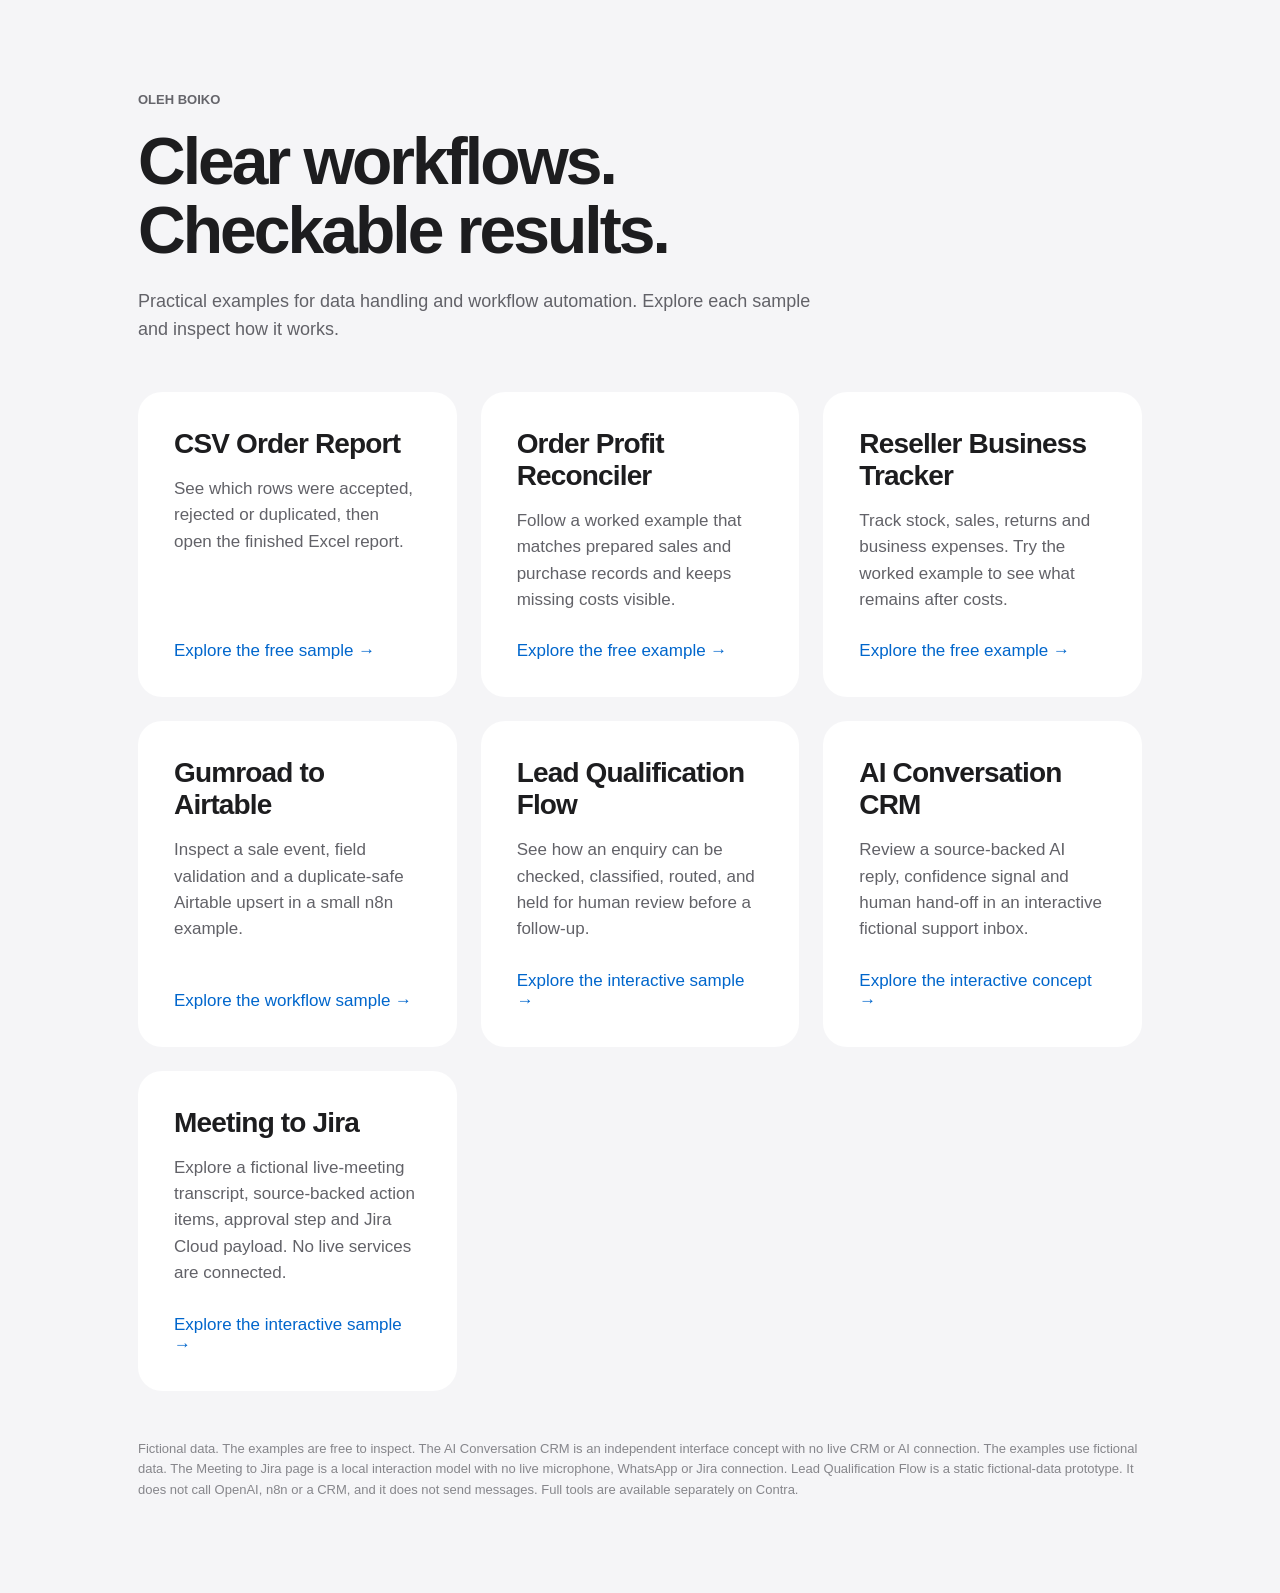
<file: index.html>
<!doctype html>
<html lang="en">
<head>
  <meta charset="utf-8">
  <meta name="viewport" content="width=device-width,initial-scale=1">
  <meta name="description" content="Free, downloadable examples of data handling, lead qualification and workflow automation by Oleh Boiko.">
  <title>Automation examples · Oleh Boiko</title>
  <style>
    *{box-sizing:border-box}body{margin:0;color:#1d1d1f;background:#f5f5f7;font-family:Arial,Helvetica,sans-serif;-webkit-font-smoothing:antialiased}main{max-width:1060px;margin:auto;padding:92px 28px}header{max-width:700px;margin-bottom:48px}.eyebrow{font-size:13px;color:#65656b;font-weight:600;margin-bottom:20px}h1{font-size:clamp(40px,7vw,66px);letter-spacing:-.045em;line-height:1.04;margin:0 0 24px}p{color:#626268;font-size:18px;line-height:1.55;margin:0}.grid{display:grid;grid-template-columns:repeat(auto-fit,minmax(240px,1fr));gap:24px}.card{background:white;border-radius:24px;padding:36px;display:flex;flex-direction:column;align-items:flex-start}.card h2{font-size:28px;letter-spacing:-.03em;margin:0 0 16px}.card p{font-size:17px;margin-bottom:28px}.card a{color:#0066cc;text-decoration:none;font-size:17px;margin-top:auto}.card a:hover{text-decoration:underline}footer{font-size:13px;color:#86868b;margin-top:48px;line-height:1.6}@media(max-width:660px){main{padding:64px 22px}.grid{grid-template-columns:1fr}.card{padding:28px}}
  </style>
</head>
<body><main>
  <header><div class="eyebrow">OLEH BOIKO</div><h1>Clear workflows.<br>Checkable results.</h1><p>Practical examples for data handling and workflow automation. Explore each sample and inspect how it works.</p></header>
  <section class="grid" aria-label="Free examples">
    <article class="card"><h2>CSV Order Report</h2><p>See which rows were accepted, rejected or duplicated, then open the finished Excel report.</p><a href="csv-order-report/">Explore the free sample &rarr;</a></article>
    <article class="card"><h2>Order Profit Reconciler</h2><p>Follow a worked example that matches prepared sales and purchase records and keeps missing costs visible.</p><a href="order-profit/">Explore the free example &rarr;</a></article>
    <article class="card"><h2>Reseller Business Tracker</h2><p>Track stock, sales, returns and business expenses. Try the worked example to see what remains after costs.</p><a href="reseller-business-tracker/">Explore the free example &rarr;</a></article>
    <article class="card"><h2>Gumroad to Airtable</h2><p>Inspect a sale event, field validation and a duplicate-safe Airtable upsert in a small n8n example.</p><a href="gumroad-airtable/">Explore the workflow sample &rarr;</a></article>
    <article class="card"><h2>Lead Qualification Flow</h2><p>See how an enquiry can be checked, classified, routed, and held for human review before a follow-up.</p><a href="lead-qualification/">Explore the interactive sample &rarr;</a></article>
    <article class="card"><h2>AI Conversation CRM</h2><p>Review a source-backed AI reply, confidence signal and human hand-off in an interactive fictional support inbox.</p><a href="ai-conversation-crm/">Explore the interactive concept &rarr;</a></article>
    <article class="card"><h2>Meeting to Jira</h2><p>Explore a fictional live-meeting transcript, source-backed action items, approval step and Jira Cloud payload. No live services are connected.</p><a href="jira-meeting-assistant/">Explore the interactive sample &rarr;</a></article>
  </section>
  <footer>Fictional data. The examples are free to inspect. The AI Conversation CRM is an independent interface concept with no live CRM or AI connection. The examples use fictional data. The Meeting to Jira page is a local interaction model with no live microphone, WhatsApp or Jira connection. Lead Qualification Flow is a static fictional-data prototype. It does not call OpenAI, n8n or a CRM, and it does not send messages. Full tools are available separately on Contra.</footer>
</main></body>
</html>
</file>
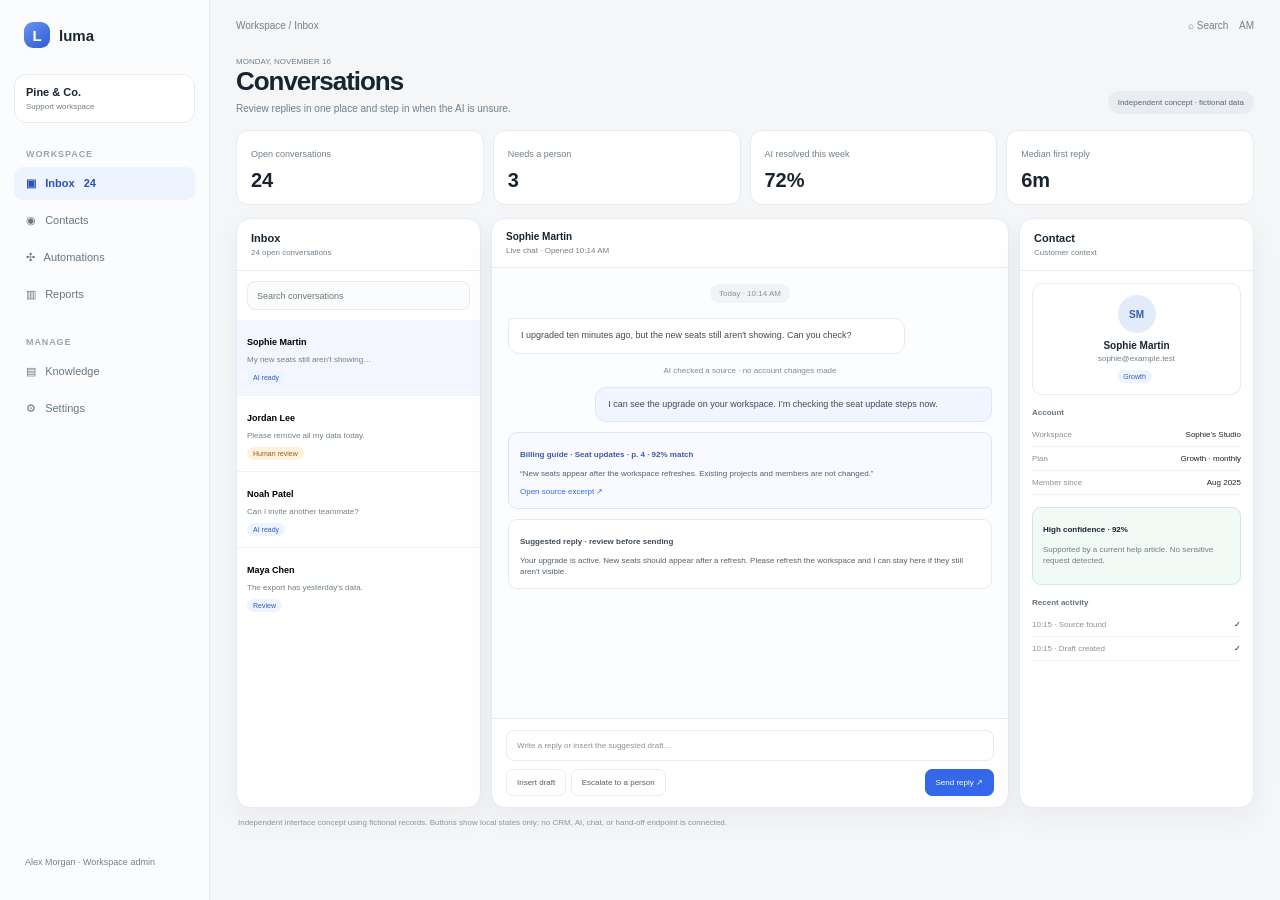
<file: ai-conversation-crm/index.html>
<!doctype html>
<html lang="en"><head><meta charset="utf-8"><meta name="viewport" content="width=device-width,initial-scale=1"><title>Luma — AI conversation workspace concept</title>
<style>
:root{font-family:-apple-system,BlinkMacSystemFont,"Segoe UI",sans-serif;color:#182530;background:#f4f6f8;--line:#e6ebef;--muted:#71808b;--blue:#3568e8;--soft:#edf3ff}
*{box-sizing:border-box}body{margin:0}button{font:inherit;cursor:pointer}.app{min-height:100vh;display:grid;grid-template-columns:210px 1fr}
aside.side{padding:22px 14px;background:#fbfcfd;border-right:1px solid var(--line);display:flex;flex-direction:column;gap:26px}.brand{display:flex;align-items:center;gap:9px;padding:0 10px;font-weight:700;font-size:15px}.mark{width:26px;height:26px;border-radius:9px;background:linear-gradient(145deg,#6893f3,#315bd5);color:#fff;display:grid;place-items:center}.workspace{padding:11px;border:1px solid var(--line);border-radius:12px;background:#fff;font-size:11px}.nav{display:grid;gap:4px}.label{margin:0 12px 4px;color:#9aa4ad;font-size:9px;font-weight:700;letter-spacing:.1em;text-transform:uppercase}.nav a{padding:10px 12px;border-radius:9px;text-decoration:none;color:#667681;font-size:11px}.nav a.active{background:var(--soft);color:#2852b5;font-weight:650}.me{margin-top:auto;padding:11px;color:var(--muted);font-size:9px}
main{min-width:0;padding:20px 26px}.top{display:flex;justify-content:space-between;color:var(--muted);font-size:10px}.intro{display:flex;justify-content:space-between;align-items:flex-end;margin:22px 0 16px}.intro h1{margin:0;font-size:26px;letter-spacing:-.04em}.intro p{margin:6px 0 0;color:var(--muted);font-size:10px}.badge{padding:7px 10px;border-radius:20px;background:#e9edf1;color:#586675;font-size:8px}
.stats{display:grid;grid-template-columns:repeat(4,1fr);gap:9px;margin-bottom:13px}.stat{padding:12px 14px;border:1px solid var(--line);border-radius:12px;background:white}.stat span{color:var(--muted);font-size:9px}.stat strong{display:block;margin-top:8px;font-size:20px}
.board{min-height:590px;display:grid;grid-template-columns:245px minmax(380px,1fr) 235px;gap:10px}.panel{min-width:0;overflow:hidden;border:1px solid var(--line);border-radius:14px;background:#fff;box-shadow:0 10px 28px rgba(30,45,60,.05)}.head{padding:13px 14px;border-bottom:1px solid var(--line);font-size:11px;font-weight:700}.small{display:block;margin-top:4px;color:var(--muted);font-size:8px;font-weight:400}
.search{width:calc(100% - 20px);margin:10px;height:29px;padding:0 9px;border:1px solid var(--line);border-radius:8px;background:#fbfcfd;font-size:9px}.item{display:block;width:100%;padding:11px 10px;border:0;background:#fff;text-align:left}.item+.item{border-top:1px solid #f0f2f4}.item.active{background:#f3f6ff}.name{font-size:9px;font-weight:700}.preview{display:block;margin-top:6px;color:var(--muted);font-size:8px}.pill{display:inline-block;margin:7px 4px 0 0;padding:3px 6px;border-radius:20px;background:#edf3ff;color:#315bb6;font-size:7px}.pill.warn{background:#fff2dc;color:#946018}
.thread{display:flex;flex-direction:column}.thread-head{padding:12px 14px;border-bottom:1px solid var(--line);font-size:10px;font-weight:700}.body{flex:1;padding:16px;background:#fcfdfe}.date{display:table;margin:0 auto 15px;padding:5px 9px;border-radius:20px;background:#f1f3f5;color:#87939c;font-size:8px}.bubble{max-width:82%;margin:8px 0;padding:10px 12px;border:1px solid var(--line);border-radius:4px 11px 11px;background:white;color:#3f4c56;font-size:9px;line-height:1.5}.bubble.out{margin-left:auto;border-color:#dce6ff;border-radius:11px 4px 11px 11px;background:#f0f5ff}.system{margin:12px auto;text-align:center;color:#7c8993;font-size:8px}
.source,.draft{margin-top:10px;padding:10px 11px;border:1px solid #dce6fb;border-radius:9px;background:#f8faff}.source strong,.draft strong{font-size:8px;color:#395ca8}.source p,.draft p{margin:7px 0 0;color:#53616d;font-size:8px;line-height:1.45}.source button{margin-top:6px;padding:0;border:0;background:none;color:var(--blue);font-size:8px}.draft{border-color:var(--line);background:#fff}.draft strong{color:#3f4b55}.composer{padding:11px 14px;border-top:1px solid var(--line)}.input{padding:10px;border:1px solid var(--line);border-radius:8px;color:#87939c;font-size:8px}.actions{display:flex;justify-content:space-between;margin-top:8px}.actions button{padding:8px 10px;border:1px solid var(--line);border-radius:7px;background:white;color:#53616c;font-size:8px}.actions .blue{border-color:var(--blue);background:var(--blue);color:white}.actions .warn{border-color:#f0d9b4;background:#fffaf1;color:#8b5d1c}
.context{padding:12px}.contact{text-align:center;padding:11px;border:1px solid var(--line);border-radius:10px}.person{width:38px;height:38px;margin:0 auto 7px;border-radius:50%;display:grid;place-items:center;background:#e2ebfa;color:#365da9;font-size:10px;font-weight:700}.contact strong{display:block;font-size:10px}.contact small{display:block;margin-top:3px;color:var(--muted);font-size:8px}.detail{margin-top:13px;font-size:8px}.detail h3{margin:0 0 6px;color:#66737e;font-size:8px}.row{display:flex;justify-content:space-between;padding:7px 0;border-bottom:1px solid #f0f2f4}.row span:first-child{color:#87939c}.row span:last-child{text-align:right}.review{margin-top:12px;padding:10px;border:1px solid #cfe9dc;border-radius:9px;background:#f2faf6}.review.low{border-color:#f0ddb9;background:#fff8ed}.review strong{font-size:8px}.review p{font-size:8px;color:#6f7d87;line-height:1.4}.foot{margin:10px 2px;color:#8b969f;font-size:8px}.toast{position:fixed;right:22px;bottom:20px;padding:11px 13px;border:1px solid #cfe9dc;border-radius:9px;background:#f4fbf7;color:#245a47;font-size:9px;opacity:0;transition:.2s}.toast.show{opacity:1}
@media(max-width:1050px){.app{grid-template-columns:62px 1fr}.side{align-items:center}.brand span:last-child,.workspace,.label,.nav a span,.me{display:none}.board{grid-template-columns:230px 1fr}.context-panel{display:none}}
@media(max-width:720px){.app{grid-template-columns:1fr}.side{display:none}main{padding:13px}.stats{grid-template-columns:repeat(2,1fr)}.board{grid-template-columns:1fr}.queue{display:none}.intro{align-items:flex-start}}
</style></head><body>
<div class="app"><aside class="side"><div class="brand"><span class="mark">L</span><span>luma</span></div><div class="workspace"><b>Pine &amp; Co.</b><span class="small">Support workspace</span></div><nav class="nav"><p class="label">Workspace</p><a class="active">▣ &nbsp; Inbox &nbsp; 24</a><a>◉ &nbsp; Contacts</a><a>✣ &nbsp; Automations</a><a>▥ &nbsp; Reports</a></nav><nav class="nav"><p class="label">Manage</p><a>▤ &nbsp; Knowledge</a><a>⚙ &nbsp; Settings</a></nav><div class="me">Alex Morgan · Workspace admin</div></aside>
<main><div class="top"><span>Workspace / Inbox</span><span>⌕ Search &nbsp;&nbsp; AM</span></div><header class="intro"><div><div class="small">MONDAY, NOVEMBER 16</div><h1>Conversations</h1><p>Review replies in one place and step in when the AI is unsure.</p></div><span class="badge">Independent concept · fictional data</span></header>
<section class="stats"><div class="stat"><span>Open conversations</span><strong>24</strong></div><div class="stat"><span>Needs a person</span><strong>3</strong></div><div class="stat"><span>AI resolved this week</span><strong>72%</strong></div><div class="stat"><span>Median first reply</span><strong>6m</strong></div></section>
<section class="board"><aside class="panel queue"><div class="head">Inbox<span class="small">24 open conversations</span></div><input class="search" placeholder="Search conversations"><button class="item active" data-id="sophie"><span class="name">Sophie Martin</span><span class="preview">My new seats still aren't showing…</span><span class="pill">AI ready</span></button><button class="item" data-id="jordan"><span class="name">Jordan Lee</span><span class="preview">Please remove all my data today.</span><span class="pill warn">Human review</span></button><button class="item" data-id="noah"><span class="name">Noah Patel</span><span class="preview">Can I invite another teammate?</span><span class="pill">AI ready</span></button><button class="item" data-id="maya"><span class="name">Maya Chen</span><span class="preview">The export has yesterday's data.</span><span class="pill">Review</span></button></aside>
<section class="panel thread"><div class="thread-head"><span id="threadName">Sophie Martin</span><span class="small" id="threadMeta">Live chat · Opened 10:14 AM</span></div><div class="body"><div class="date">Today · 10:14 AM</div><div class="bubble" id="customerMessage">I upgraded ten minutes ago, but the new seats still aren't showing. Can you check?</div><div class="system" id="systemNote">AI checked a source · no account changes made</div><div class="bubble out" id="priorReply">I can see the upgrade on your workspace. I’m checking the seat update steps now.</div><div class="source"><strong id="sourceName">Billing guide · Seat updates · p. 4 &nbsp; · &nbsp; <span id="confidence">92% match</span></strong><p id="sourceText">“New seats appear after the workspace refreshes. Existing projects and members are not changed.”</p><button id="sourceButton">Open source excerpt ↗</button></div><div class="draft"><strong>Suggested reply · review before sending</strong><p id="draftText">Your upgrade is active. New seats should appear after a refresh. Please refresh the workspace and I can stay here if they still aren't visible.</p></div></div><div class="composer"><div class="input" id="composerBox">Write a reply or insert the suggested draft…</div><div class="actions"><span><button id="insert">Insert draft</button> <button id="handoff">Escalate to a person</button></span><button class="blue" id="send">Send reply ↗</button></div></div></section>
<aside class="panel context-panel"><div class="head">Contact<span class="small">Customer context</span></div><div class="context"><div class="contact"><span class="person" id="initials">SM</span><strong id="contactName">Sophie Martin</strong><small id="email">sophie@example.test</small><span class="pill" id="plan">Growth</span></div><section class="detail"><h3>Account</h3><div class="row"><span>Workspace</span><span id="workspaceName">Sophie’s Studio</span></div><div class="row"><span>Plan</span><span id="planName">Growth · monthly</span></div><div class="row"><span>Member since</span><span id="since">Aug 2025</span></div></section><section class="review" id="review"><strong id="reviewTitle">High confidence · 92%</strong><p id="reviewText">Supported by a current help article. No sensitive request detected.</p></section><section class="detail"><h3>Recent activity</h3><div class="row"><span id="eventOne">10:15 · Source found</span><span>✓</span></div><div class="row"><span id="eventTwo">10:15 · Draft created</span><span>✓</span></div></section></div></aside></section>
<p class="foot">Independent interface concept using fictional records. Buttons show local states only; no CRM, AI, chat, or hand-off endpoint is connected.</p></main></div><div class="toast" id="toast" role="status" aria-live="polite"></div>
<script>
const items={sophie:{i:"SM",name:"Sophie Martin",email:"sophie@example.test",meta:"Live chat · Opened 10:14 AM",message:"I upgraded ten minutes ago, but the new seats still aren't showing. Can you check?",prior:"I can see the upgrade on your workspace. I’m checking the seat update steps now.",source:"Billing guide · Seat updates · p. 4",excerpt:"“New seats appear after the workspace refreshes. Existing projects and members are not changed.”",draft:"Your upgrade is active. New seats should appear after a refresh. Please refresh the workspace and I can stay here if they still aren't visible.",score:92,plan:"Growth",workspace:"Sophie’s Studio",planName:"Growth · monthly",since:"Aug 2025",review:"High confidence",hint:"Supported by a current help article. No sensitive request detected.",low:false},
jordan:{i:"JL",name:"Jordan Lee",email:"jordan@example.test",meta:"Live chat · Opened 10:08 AM",message:"Please delete all my data today and confirm that nothing can be recovered.",prior:"This request needs a support specialist to verify the account and explain the deletion process.",source:"Data removal policy · Request verification",excerpt:"“Permanent deletion requires an authenticated account request and a support review.”",draft:"I want to make sure this is handled correctly. I’m bringing in a support specialist who can verify the account and confirm what will be removed.",score:41,plan:"Starter",workspace:"Jordan Works",planName:"Starter · monthly",since:"Feb 2026",review:"Human review needed",hint:"Permanent deletion is sensitive. The AI must not confirm or perform the action.",low:true},
noah:{i:"NP",name:"Noah Patel",email:"noah@example.test",meta:"Website chat · Opened 9:58 AM",message:"Can I invite another teammate to my workspace?",prior:"I found the current workspace seat limit and the invite steps.",source:"Workspace guide · Invite a member · p. 2",excerpt:"“Workspace admins can invite teammates from Settings → Members. The current plan includes five seats.”",draft:"Yes. Open Settings, choose Members, then select Invite teammate. Your current plan includes up to five seats.",score:89,plan:"Growth",workspace:"Northline Studio",planName:"Growth · annual",since:"Oct 2025",review:"High confidence",hint:"The answer matches the current workspace guide.",low:false},
maya:{i:"MC",name:"Maya Chen",email:"maya@example.test",meta:"Live chat · Opened 9:42 AM",message:"The export looks right, but it only includes data through yesterday. Is today's activity missing?",prior:"I found the export schedule, but this needs a data refresh check.",source:"Exports guide · Refresh timing · p. 6",excerpt:"“Daily exports refresh at 11:00 UTC. New activity appears in the next completed export.”",draft:"The daily export refreshes at 11:00 UTC. If it was generated earlier, today’s activity will appear in the next export.",score:76,plan:"Business",workspace:"Maya Research",planName:"Business · monthly",since:"Jun 2024",review:"Review suggested",hint:"Check the export time before replying.",low:false}};
let current="sophie",timer;const $=x=>document.getElementById(x);function toast(s){$("toast").textContent=s;$("toast").classList.add("show");clearTimeout(timer);timer=setTimeout(()=>$("toast").classList.remove("show"),2300)}
function show(k){current=k;let t=items[k];["threadName","contactName"].forEach(x=>$(x).textContent=t.name);$("threadMeta").textContent=t.meta;$("initials").textContent=t.i;$("email").textContent=t.email;$("customerMessage").textContent=t.message;$("priorReply").textContent=t.prior;$("sourceName").childNodes[0].textContent=t.source+" · ";$("confidence").textContent=t.score+"% match";$("sourceText").textContent=t.excerpt;$("draftText").textContent=t.draft;$("plan").textContent=t.plan;$("workspaceName").textContent=t.workspace;$("planName").textContent=t.planName;$("since").textContent=t.since;$("reviewTitle").textContent=t.review+" · "+t.score+"%";$("reviewText").textContent=t.hint;$("review").classList.toggle("low",t.low);$("systemNote").textContent=t.low?"AI stopped before answering · human review required":"AI checked a source · no account changes made";$("handoff").textContent=t.low?"Hand off to a person":"Escalate to a person";$("handoff").classList.toggle("warn",t.low);$("composerBox").textContent="Write a reply or insert the suggested draft…";document.querySelectorAll(".item").forEach(b=>b.classList.toggle("active",b.dataset.id===k))}
document.querySelectorAll(".item").forEach(b=>b.addEventListener("click",()=>show(b.dataset.id)));$("insert").onclick=()=>{$("composerBox").textContent=items[current].draft;toast("Draft inserted in this demo. Nothing was sent.")};$("handoff").onclick=()=>{toast(items[current].low?"Hand-off preview prepared. No endpoint was called.":"Preview only. No endpoint was called.")};$("send").onclick=()=>toast("Demo only. Sending is disabled.");$("sourceButton").onclick=()=>toast("Source excerpt is shown above. No live knowledge base is connected.");show("sophie");
</script></body></html>
</file>
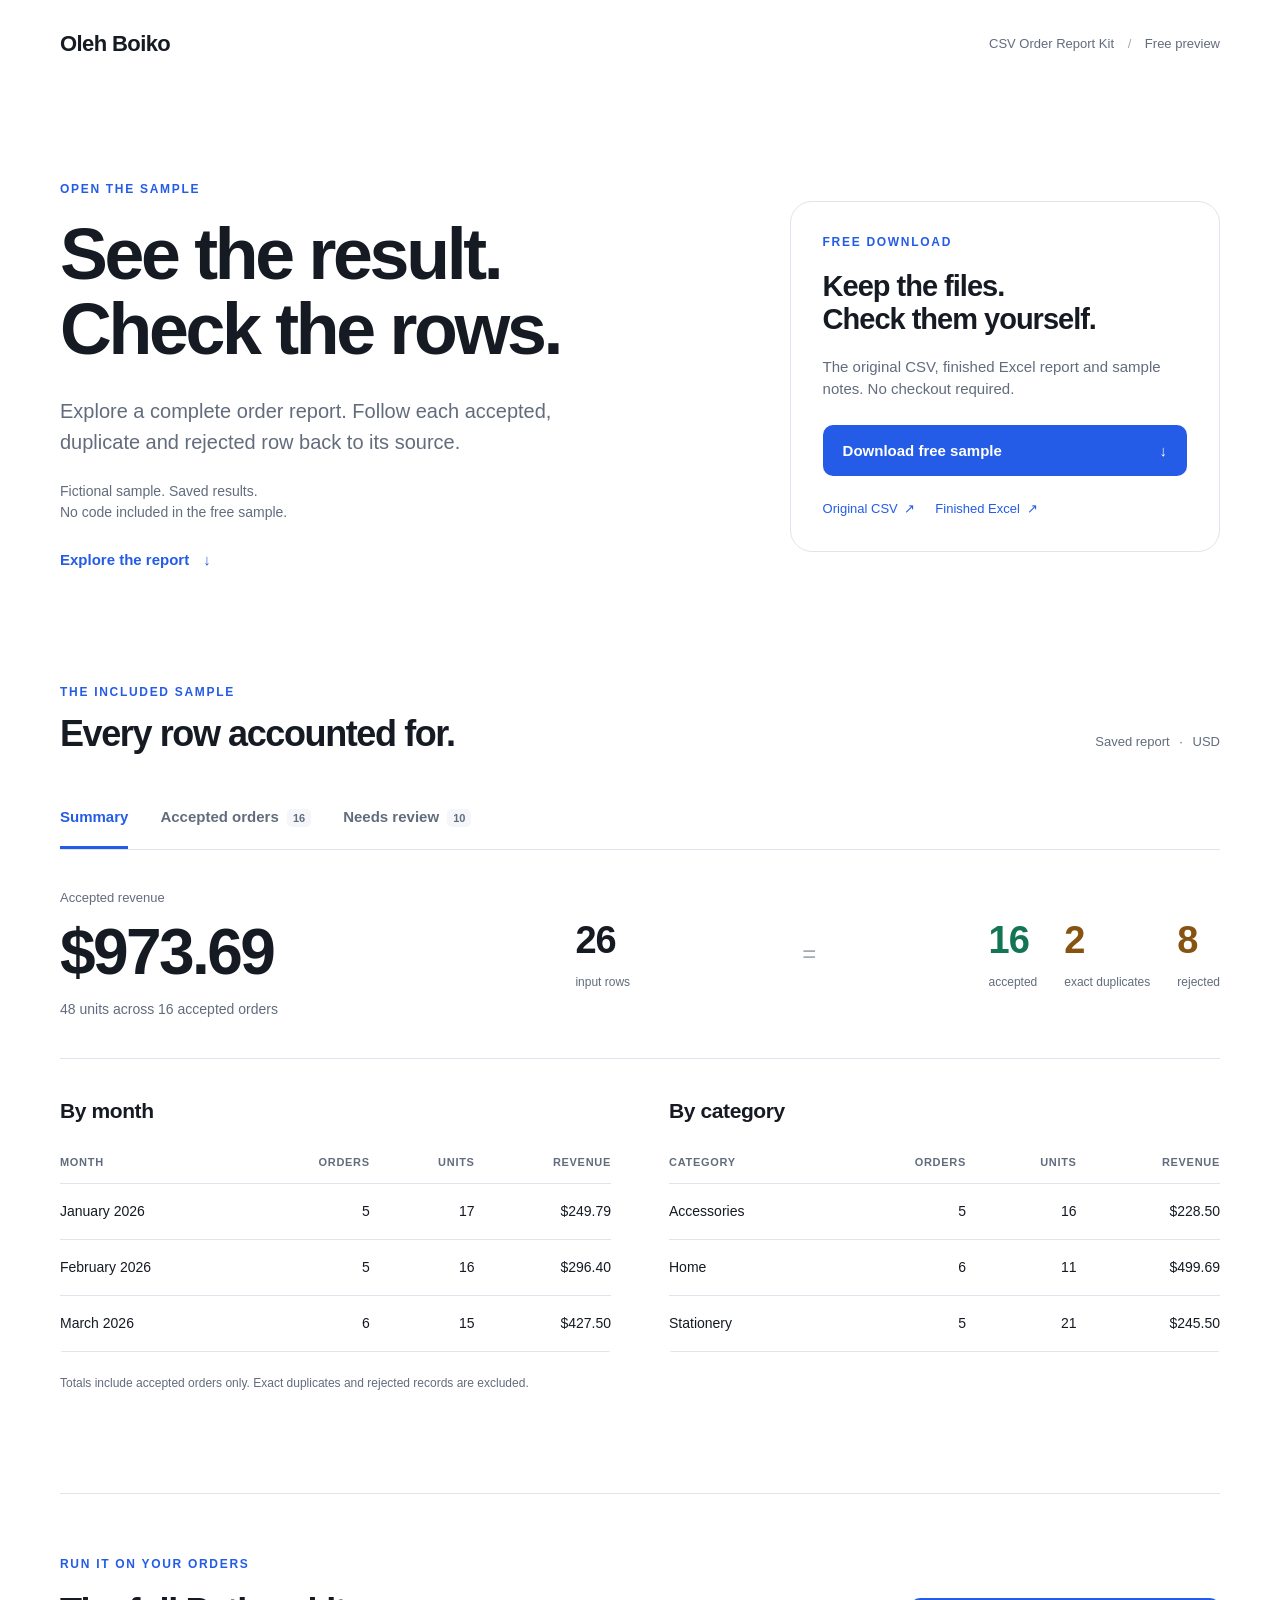
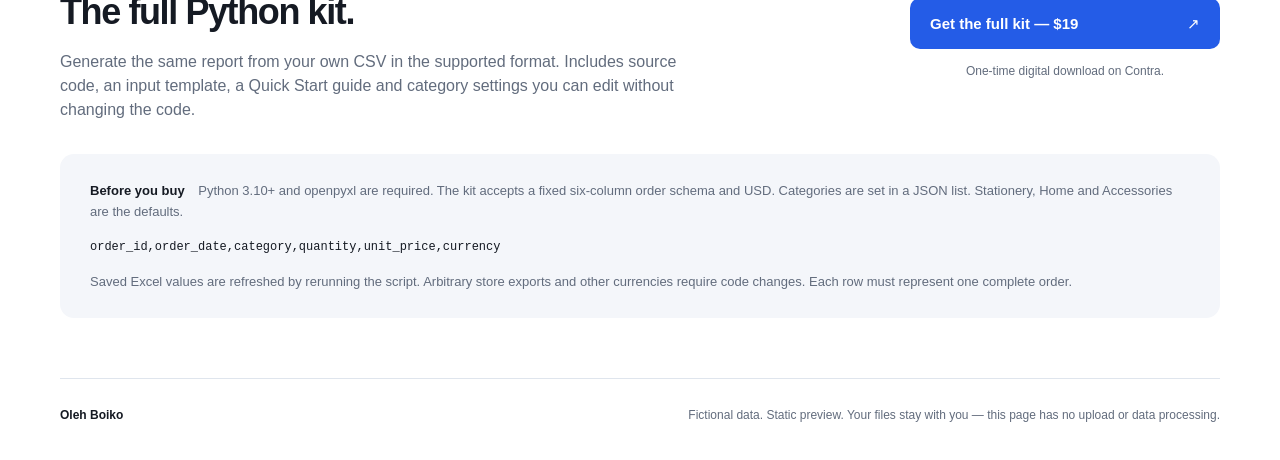
<file: csv-order-report/index.html>
<!doctype html>
<html lang="en">
<head>
  <meta charset="utf-8">
  <meta name="viewport" content="width=device-width, initial-scale=1">
  <meta name="description" content="Inspect a fictional order report, check accepted and rejected rows, and download the free CSV and Excel sample. By Oleh Boiko.">
  <meta name="color-scheme" content="light">
  <title>CSV Order Report Kit — Free sample by Oleh Boiko</title>
  <link rel="stylesheet" href="styles.css">
  <script src="assets/data.js" defer></script>
  <script src="app.js" defer></script>
</head>
<body>
  <a class="skip" href="#report">Skip to sample report</a>
  <header class="site-header wrap">
    <a class="wordmark" href="#top">Oleh Boiko</a>
    <span class="header-note">CSV Order Report Kit <span aria-hidden="true">/</span> Free preview</span>
  </header>

  <main id="top">
    <section class="hero wrap" aria-labelledby="hero-title">
      <div class="hero-copy">
        <p class="eyebrow">Open the sample</p>
        <h1 id="hero-title">See the result.<br>Check the rows.</h1>
        <p class="intro">Explore a complete order report. Follow each accepted, duplicate and rejected row back to its source.</p>
        <p class="sample-note">Fictional sample. Saved results.<br>No code included in the free sample.</p>
        <a class="text-link" href="#report">Explore the report <span aria-hidden="true">↓</span></a>
      </div>
      <aside class="download-box" aria-labelledby="download-title">
        <p class="eyebrow">Free download</p>
        <h2 id="download-title">Keep the files.<br>Check them yourself.</h2>
        <p>The original CSV, finished Excel report and sample notes. No checkout required.</p>
        <a class="button primary" href="assets/sample.zip" download="CSV_Order_Report_Free_Preview.zip">Download free sample <span aria-hidden="true">↓</span></a>
        <div class="individual-downloads">
          <a href="assets/orders.csv" download="orders.csv">Original CSV <span aria-hidden="true">↗</span></a>
          <a href="assets/Order_Report.xlsx" download="Order_Report.xlsx">Finished Excel <span aria-hidden="true">↗</span></a>
        </div>
      </aside>
    </section>

    <section class="report-section wrap" id="report" aria-labelledby="report-title">
      <div class="section-heading">
        <div><p class="eyebrow">The included sample</p><h2 id="report-title">Every row accounted for.</h2></div>
        <p class="saved-label">Saved report <span aria-hidden="true">·</span> USD</p>
      </div>
      <div class="tabs" role="tablist" aria-label="Sample report views">
        <button id="tab-summary" class="tab" role="tab" aria-selected="true" aria-controls="panel-summary" tabindex="0" data-view="summary">Summary</button>
        <button id="tab-accepted" class="tab" role="tab" aria-selected="false" aria-controls="panel-accepted" tabindex="-1" data-view="accepted">Accepted orders <span class="tab-count">16</span></button>
        <button id="tab-review" class="tab" role="tab" aria-selected="false" aria-controls="panel-review" tabindex="-1" data-view="review">Needs review <span class="tab-count">10</span></button>
      </div>

      <div id="panel-summary" class="tab-panel" role="tabpanel" aria-labelledby="tab-summary" tabindex="0">
        <div class="summary-top">
          <div class="revenue-block"><p class="metric-label">Accepted revenue</p><p class="revenue" id="revenue">$973.69</p><p class="revenue-detail"><span id="unit-count">48</span> units across <span id="accepted-count">16</span> accepted orders</p></div>
          <div class="row-flow" aria-label="26 input rows equals 16 accepted, 2 exact duplicates and 8 rejected">
            <div class="input-total"><strong id="input-count">26</strong><span>input rows</span></div>
            <span class="equals" aria-hidden="true">=</span>
            <div class="flow-parts"><div><strong id="flow-accepted">16</strong><span>accepted</span></div><div><strong id="duplicate-count">2</strong><span>exact duplicates</span></div><div><strong id="rejected-count">8</strong><span>rejected</span></div></div>
          </div>
        </div>
        <div class="summary-tables">
          <div><h3>By month</h3><div class="table-scroll" tabindex="0" aria-label="Monthly totals table"><table><caption class="sr-only">Accepted order totals by month, in USD</caption><thead><tr><th scope="col">Month</th><th scope="col" class="number">Orders</th><th scope="col" class="number">Units</th><th scope="col" class="number">Revenue</th></tr></thead><tbody id="monthly-rows"></tbody></table></div></div>
          <div><h3>By category</h3><div class="table-scroll" tabindex="0" aria-label="Category totals table"><table><caption class="sr-only">Accepted order totals by category, in USD</caption><thead><tr><th scope="col">Category</th><th scope="col" class="number">Orders</th><th scope="col" class="number">Units</th><th scope="col" class="number">Revenue</th></tr></thead><tbody id="category-rows"></tbody></table></div></div>
        </div>
        <p class="panel-note">Totals include accepted orders only. Exact duplicates and rejected records are excluded.</p>
      </div>

      <div id="panel-accepted" class="tab-panel" role="tabpanel" aria-labelledby="tab-accepted" tabindex="0" hidden>
        <div class="panel-tools"><div><h3>Accepted orders</h3><p>Validated rows used in the totals.</p></div><label class="search-label" for="accepted-search">Search order ID<input type="search" id="accepted-search" placeholder="For example, R1001" autocomplete="off" spellcheck="false"></label></div>
        <p id="accepted-status" class="result-status" role="status" aria-live="polite"></p>
        <p class="scroll-hint">Scroll sideways to see all columns.</p>
        <div class="table-scroll detail-table" tabindex="0" aria-label="Accepted orders. Scroll horizontally to see all columns."><table><caption class="sr-only">Accepted orders, with original CSV source row numbers</caption><thead><tr><th scope="col">CSV row</th><th scope="col">Order ID</th><th scope="col">Date</th><th scope="col">Category</th><th scope="col" class="number">Qty</th><th scope="col" class="number">Unit price</th><th scope="col" class="number">Revenue</th></tr></thead><tbody id="accepted-rows"></tbody></table></div>
        <p class="panel-note">USD throughout. Revenue = quantity × unit price. Source row numbers include the CSV header.</p>
      </div>

      <div id="panel-review" class="tab-panel" role="tabpanel" aria-labelledby="tab-review" tabindex="0" hidden>
        <div class="panel-tools"><div><h3>Needs review</h3><p>2 exact duplicates and 8 rejected rows. Original values shown.</p></div><label class="search-label" for="review-search">Search order ID or reason<input type="search" id="review-search" placeholder="Try R1017 or invalid date" autocomplete="off" spellcheck="false"></label></div>
        <p id="review-status" class="result-status" role="status" aria-live="polite"></p>
        <p class="scroll-hint">Scroll sideways to see all columns.</p>
        <div class="table-scroll detail-table review-table" tabindex="0" aria-label="Rows needing review. Scroll horizontally to see all columns."><table><caption class="sr-only">Excluded orders, their original values and rejection or duplicate reason</caption><thead><tr><th scope="col">CSV row</th><th scope="col">Order / date</th><th scope="col">Category</th><th scope="col" class="number">Qty / price</th><th scope="col">Result</th><th scope="col">Reason</th></tr></thead><tbody id="review-rows"></tbody></table></div>
        <p class="panel-note">All versions of conflicting order IDs are withheld. Nothing in this preview edits or repairs the source file.</p>
      </div>
      <noscript><p class="noscript">JavaScript is needed to switch views and search rows. All sample files can still be downloaded using the links above.</p></noscript>
    </section>

    <section class="kit-section wrap" aria-labelledby="kit-title">
      <div><p class="eyebrow">Run it on your orders</p><h2 id="kit-title">The full Python kit.</h2><p>Generate the same report from your own CSV in the supported format. Includes source code, an input template, a Quick Start guide and category settings you can edit without changing the code.</p></div>
      <div class="kit-action"><a class="button primary" href="https://contra.com/products/2sqxmEgG-csv-order-report-kit" rel="noopener noreferrer">Get the full kit — $19 <span aria-hidden="true">↗</span></a><p>One-time digital download on Contra.</p></div>
      <div class="requirements"><p><strong>Before you buy</strong> Python 3.10+ and openpyxl are required. The kit accepts a fixed six-column order schema and USD. Categories are set in a JSON list. Stationery, Home and Accessories are the defaults.</p><code>order_id,order_date,category,quantity,unit_price,currency</code><p>Saved Excel values are refreshed by rerunning the script. Arbitrary store exports and other currencies require code changes. Each row must represent one complete order.</p></div>
    </section>
  </main>
  <footer class="site-footer wrap"><span>Oleh Boiko</span><p>Fictional data. Static preview. Your files stay with you — this page has no upload or data processing.</p></footer>
</body>
</html>
</file>
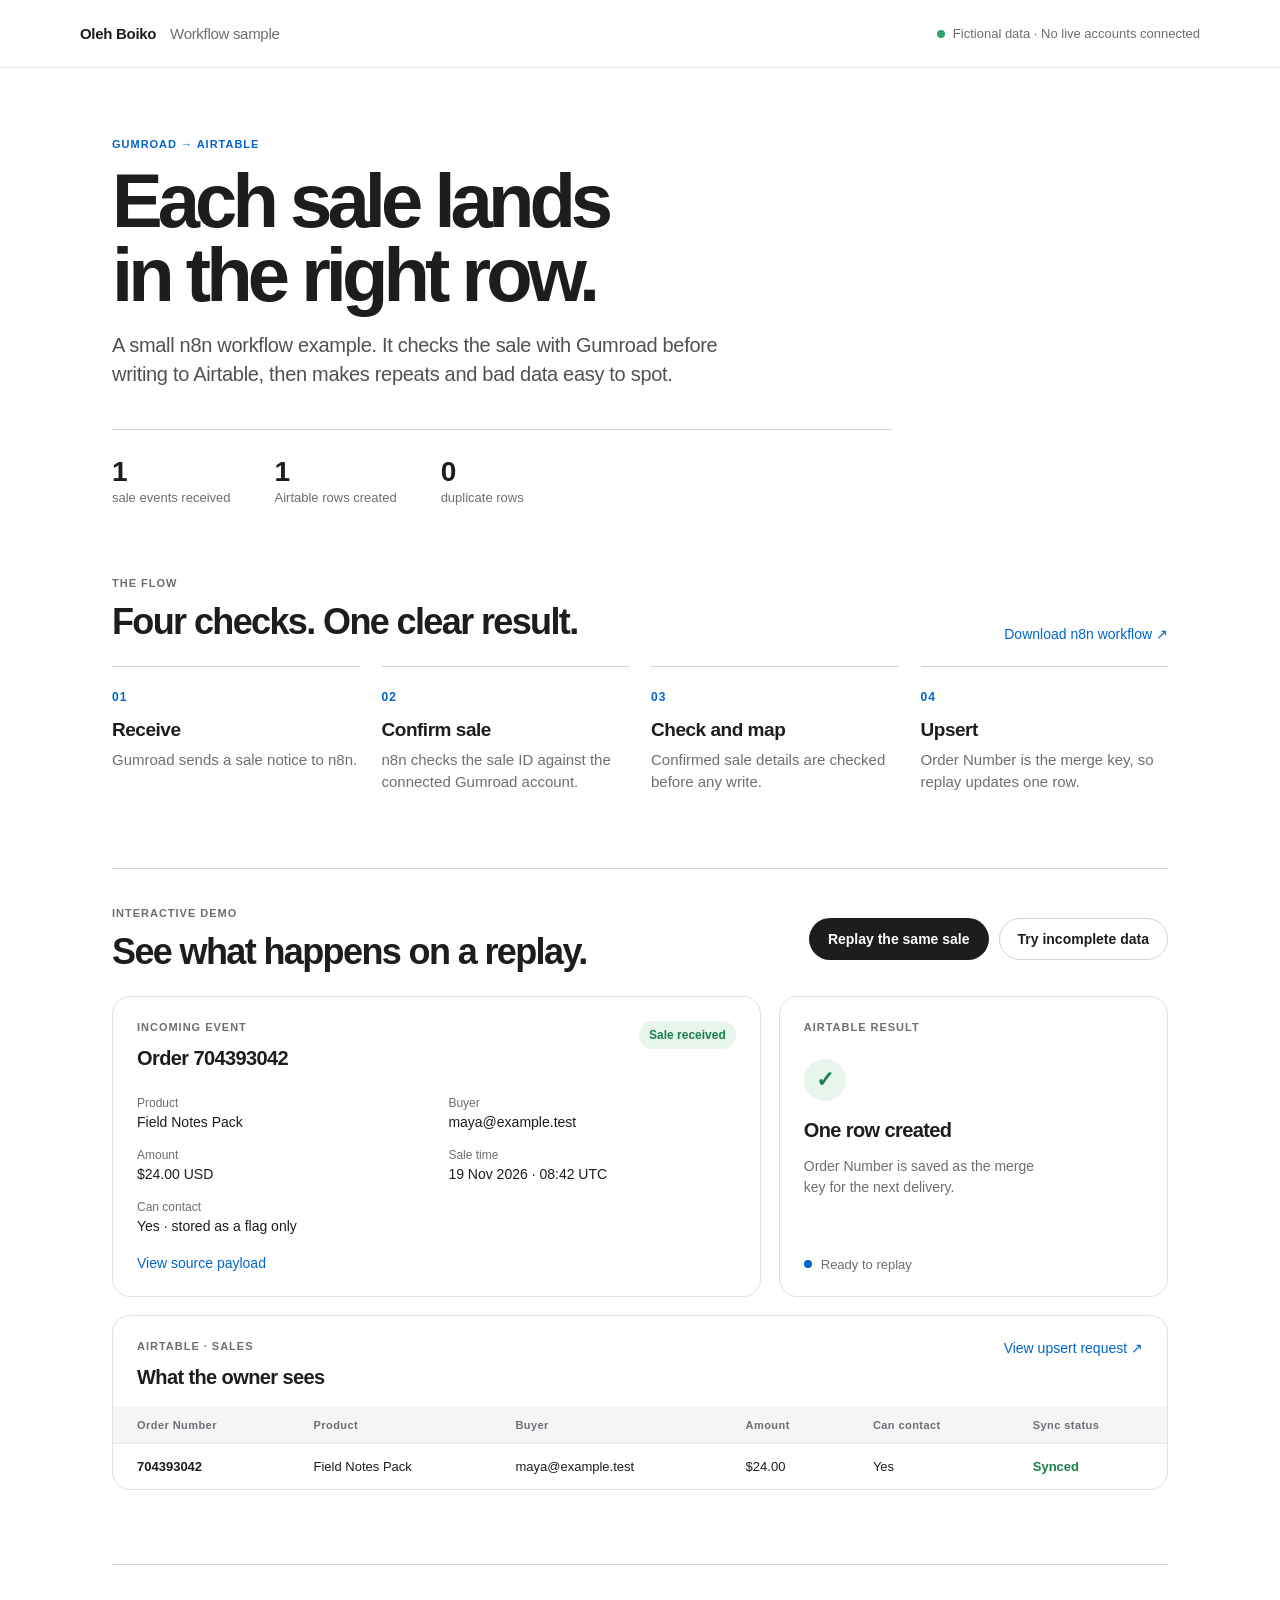
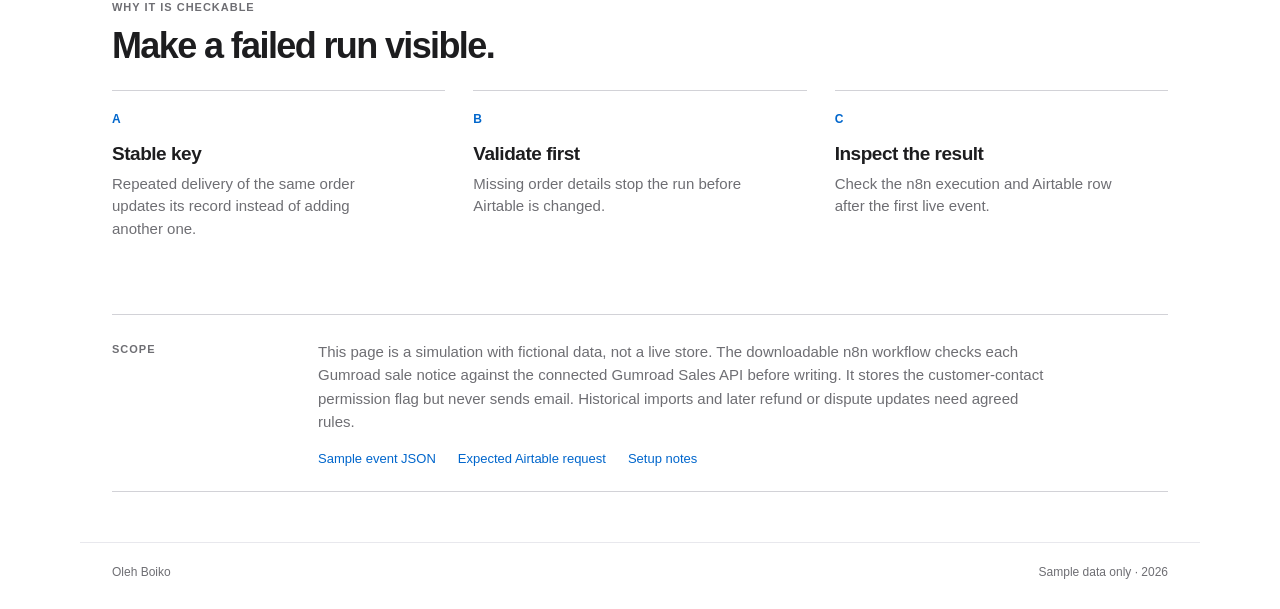
<file: gumroad-airtable/index.html>
<!doctype html>
<html lang="en">
<head>
  <meta charset="utf-8">
  <meta name="viewport" content="width=device-width, initial-scale=1">
  <meta name="description" content="A clear, fictional-data walkthrough of a Gumroad to Airtable sales workflow by Oleh Boiko.">
  <title>Gumroad to Airtable · Oleh Boiko</title>
  <link rel="stylesheet" href="styles.css">
</head>
<body>
  <header class="topbar">
    <a class="wordmark" href="../">Oleh Boiko <span>Workflow sample</span></a>
    <div class="demo-label"><span class="dot"></span> Fictional data · No live accounts connected</div>
  </header>

  <main>
    <section class="hero">
      <p class="eyebrow">GUMROAD → AIRTABLE</p>
      <h1>Each sale lands<br>in the right row.</h1>
      <p class="intro">A small n8n workflow example. It checks the sale with Gumroad before writing to Airtable, then makes repeats and bad data easy to spot.</p>
      <div class="summary-row">
        <div class="summary-card"><strong id="event-count">1</strong><span>sale events received</span></div>
        <div class="summary-card"><strong id="row-count">1</strong><span>Airtable rows created</span></div>
        <div class="summary-card"><strong id="duplicate-count">0</strong><span>duplicate rows</span></div>
      </div>
    </section>

    <section class="flow-section" aria-labelledby="flow-title">
      <div class="section-heading">
        <div><p class="eyebrow">THE FLOW</p><h2 id="flow-title">Four checks. One clear result.</h2></div>
        <a class="text-link" href="n8n-workflow.json" download>Download n8n workflow ↗</a>
      </div>
      <div class="flow-grid">
        <article class="flow-card"><span class="step">01</span><h3>Receive</h3><p>Gumroad sends a sale notice to n8n.</p></article>
        <article class="flow-card"><span class="step">02</span><h3>Confirm sale</h3><p>n8n checks the sale ID against the connected Gumroad account.</p></article>
        <article class="flow-card"><span class="step">03</span><h3>Check and map</h3><p>Confirmed sale details are checked before any write.</p></article>
        <article class="flow-card"><span class="step">04</span><h3>Upsert</h3><p>Order Number is the merge key, so replay updates one row.</p></article>
      </div>
    </section>

    <section class="demo-section" aria-labelledby="demo-title">
      <div class="section-heading demo-heading">
        <div><p class="eyebrow">INTERACTIVE DEMO</p><h2 id="demo-title">See what happens on a replay.</h2></div>
        <div class="actions"><button id="replay-sale" class="button primary">Replay the same sale</button><button id="send-invalid" class="button secondary">Try incomplete data</button></div>
      </div>

      <div class="demo-grid">
        <article class="panel">
          <div class="panel-head"><div><p class="eyebrow">INCOMING EVENT</p><h3>Order 704393042</h3></div><span class="pill success">Sale received</span></div>
          <dl class="details">
            <div><dt>Product</dt><dd>Field Notes Pack</dd></div>
            <div><dt>Buyer</dt><dd>maya@example.test</dd></div>
            <div><dt>Amount</dt><dd>$24.00 USD</dd></div>
            <div><dt>Sale time</dt><dd>19 Nov 2026 · 08:42 UTC</dd></div>
            <div><dt>Can contact</dt><dd>Yes · stored as a flag only</dd></div>
          </dl>
          <button class="text-link payload-toggle" id="toggle-payload" aria-expanded="false">View source payload</button>
          <pre id="payload" class="code-panel" hidden></pre>
        </article>

        <article class="panel outcome-panel">
          <p class="eyebrow">AIRTABLE RESULT</p>
          <div class="result-icon" aria-hidden="true">✓</div>
          <h3 id="result-title">One row created</h3>
          <p id="result-copy">Order Number is saved as the merge key for the next delivery.</p>
          <div class="result-note"><span class="dot blue"></span><span id="run-status">Ready to replay</span></div>
        </article>
      </div>

      <div class="table-panel">
        <div class="table-top"><div><p class="eyebrow">AIRTABLE · SALES</p><h3>What the owner sees</h3></div><a class="text-link" href="expected-airtable-upsert.json" download>View upsert request ↗</a></div>
        <div class="table-scroll"><table>
          <thead><tr><th>Order Number</th><th>Product</th><th>Buyer</th><th>Amount</th><th>Can contact</th><th>Sync status</th></tr></thead>
          <tbody id="sales-rows"><tr><td>704393042</td><td>Field Notes Pack</td><td>maya@example.test</td><td>$24.00</td><td>Yes</td><td><span class="row-status">Synced</span></td></tr></tbody>
        </table></div>
        <p id="exception-message" class="exception" hidden></p>
      </div>
    </section>

    <section class="principles">
      <div class="section-heading"><div><p class="eyebrow">WHY IT IS CHECKABLE</p><h2>Make a failed run visible.</h2></div></div>
      <div class="principle-grid">
        <article><span class="step">A</span><h3>Stable key</h3><p>Repeated delivery of the same order updates its record instead of adding another one.</p></article>
        <article><span class="step">B</span><h3>Validate first</h3><p>Missing order details stop the run before Airtable is changed.</p></article>
        <article><span class="step">C</span><h3>Inspect the result</h3><p>Check the n8n execution and Airtable row after the first live event.</p></article>
      </div>
    </section>

    <section class="scope-note">
      <p class="eyebrow">SCOPE</p>
      <p>This page is a simulation with fictional data, not a live store. The downloadable n8n workflow checks each Gumroad sale notice against the connected Gumroad Sales API before writing. It stores the customer-contact permission flag but never sends email. Historical imports and later refund or dispute updates need agreed rules.</p>
      <div class="download-links"><a href="sample-sale.json" download>Sample event JSON</a><a href="expected-airtable-upsert.json" download>Expected Airtable request</a><a href="README.md">Setup notes</a></div>
    </section>
  </main>

  <footer><span>Oleh Boiko</span><span>Sample data only · 2026</span></footer>
  <script src="app.js"></script>
</body>
</html>
</file>
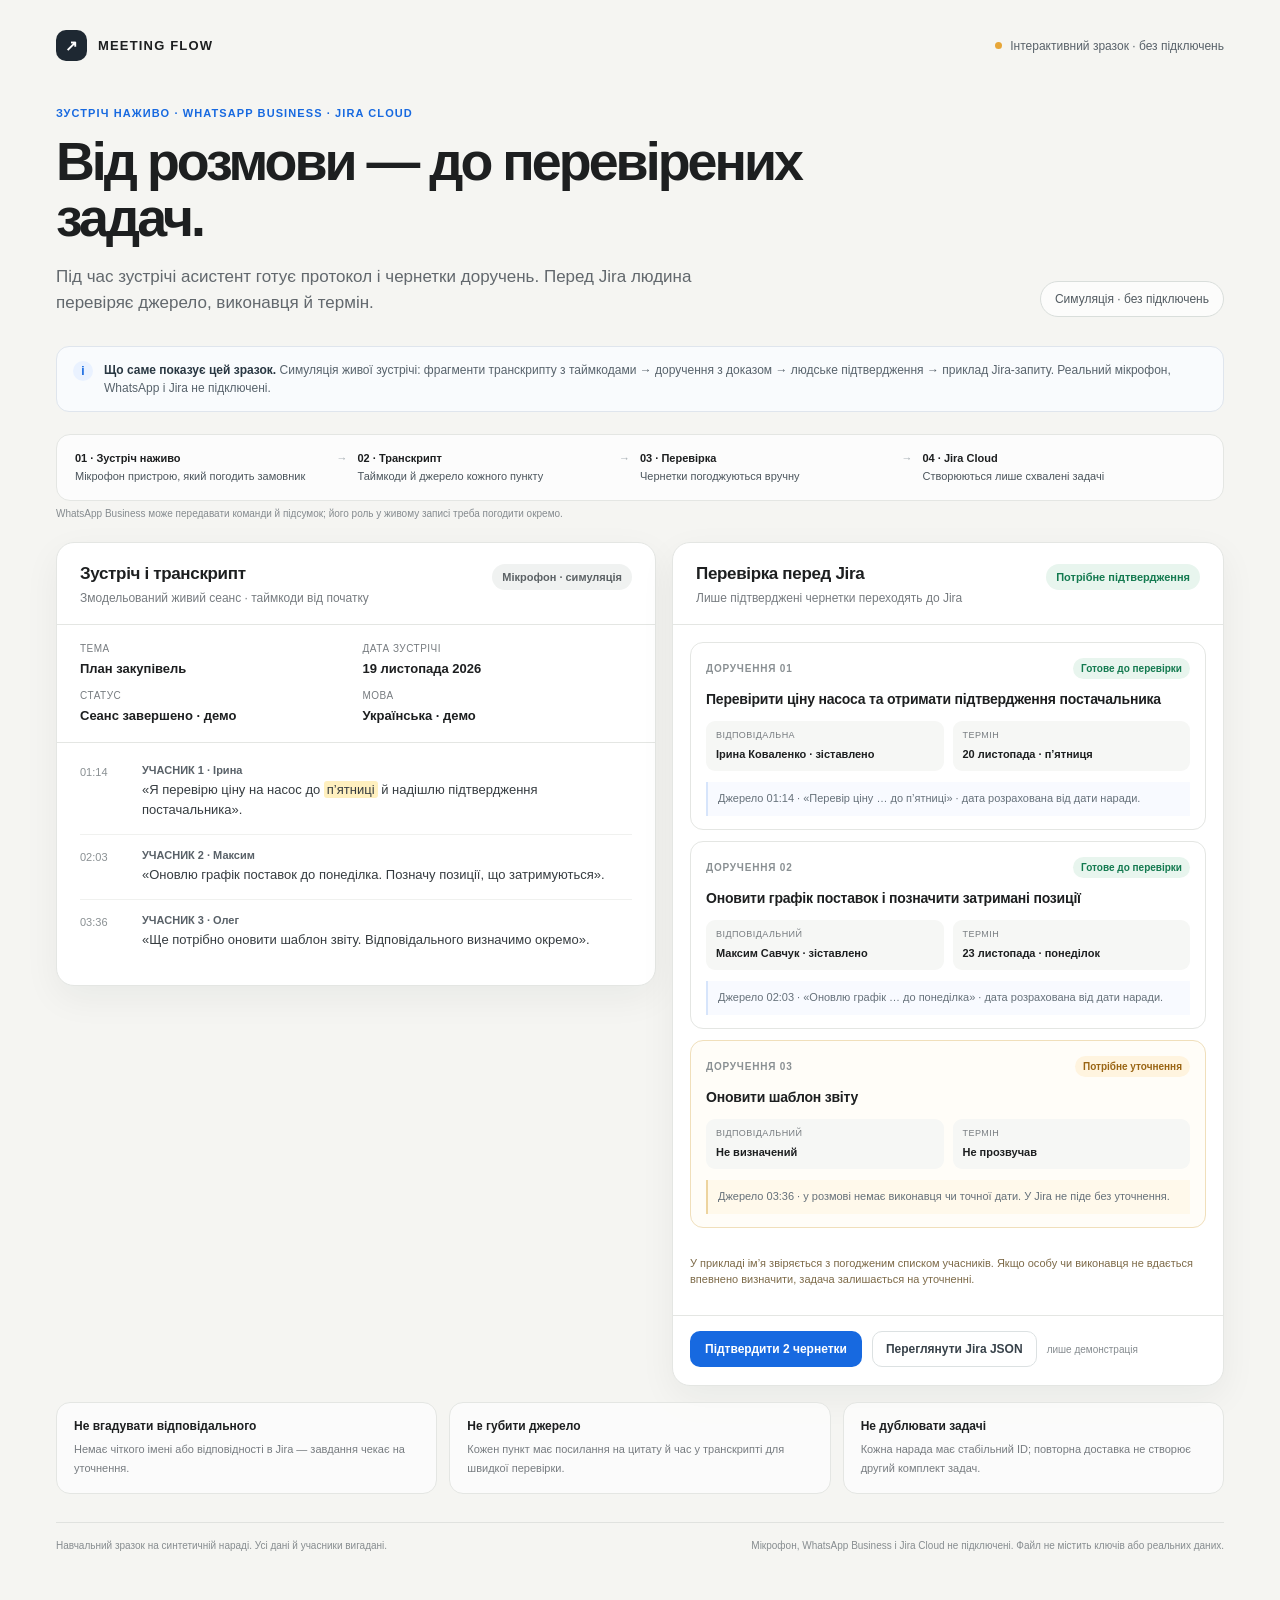
<file: jira-meeting-assistant/index.html>
<!doctype html>
<html lang="uk">
<head>
  <meta charset="utf-8">
  <meta name="viewport" content="width=device-width, initial-scale=1">
  <meta name="theme-color" content="#f5f5f2">
  <title>Meeting to Jira — interactive sample</title>
  <style>
    :root {
      color-scheme: light;
      --ink: #1d1f20;
      --muted: #777c80;
      --line: #e4e6e3;
      --paper: #ffffff;
      --canvas: #f5f5f2;
      --blue: #1769e0;
      --blue-soft: #eaf2ff;
      --green: #147a50;
      --green-soft: #e8f5ee;
      --amber: #9a6514;
      --amber-soft: #fff4df;
      --shadow: 0 12px 36px rgba(20, 29, 36, .055);
      font-family: -apple-system, BlinkMacSystemFont, "Segoe UI", sans-serif;
    }
    * { box-sizing: border-box; }
    body { margin: 0; background: var(--canvas); color: var(--ink); }
    button { font: inherit; }
    .shell { max-width: 1232px; margin: 0 auto; padding: 30px 32px 52px; }
    .topbar { display: flex; align-items: center; justify-content: space-between; gap: 20px; margin-bottom: 46px; }
    .brand { display: flex; align-items: center; gap: 11px; font-size: 13px; font-weight: 700; letter-spacing: .09em; }
    .brand-mark { display: grid; place-items: center; width: 31px; height: 31px; border-radius: 10px; background: #1e2832; color: #fff; font-size: 15px; letter-spacing: 0; }
    .top-status { display: inline-flex; align-items: center; gap: 8px; color: #59626a; font-size: 12px; }
    .dot { width: 7px; height: 7px; border-radius: 50%; background: #e7a638; }
    .eyebrow { margin: 0 0 14px; color: var(--blue); font-size: 11px; font-weight: 700; letter-spacing: .1em; text-transform: uppercase; }
    h1 { max-width: 790px; margin: 0; font-size: clamp(34px, 4.2vw, 58px); line-height: 1.05; letter-spacing: -.055em; font-weight: 690; }
    .intro { display: flex; align-items: end; justify-content: space-between; gap: 40px; margin-bottom: 29px; }
    .lead { max-width: 660px; margin: 18px 0 0; color: #62686d; font-size: 17px; line-height: 1.55; }
    .demo-tag { flex: 0 0 auto; border: 1px solid #d9dedb; border-radius: 999px; background: rgba(255,255,255,.7); padding: 10px 14px; color: #525b61; font-size: 12px; }
    .notice { display: flex; align-items: flex-start; gap: 11px; margin: 28px 0 22px; padding: 14px 16px; border: 1px solid #dfe5ed; border-radius: 13px; background: #f9fbfd; color: #58636c; font-size: 12px; line-height: 1.5; }
    .notice strong { color: #293742; }
    .notice-icon { display: grid; place-items: center; flex: 0 0 20px; height: 20px; border-radius: 50%; background: var(--blue-soft); color: var(--blue); font-size: 12px; font-weight: 700; }
    .flow { display: grid; grid-template-columns: repeat(4, 1fr); gap: 0; margin: 22px 0 6px; padding: 16px 18px; border: 1px solid var(--line); border-radius: 14px; background: rgba(255,255,255,.75); }
    .flow-step { position: relative; padding: 0 16px 0 0; color: #4c565d; font-size: 11px; line-height: 1.35; }
    .flow-step:not(:last-child)::after { content: "→"; position: absolute; top: 0; right: 10px; color: #a5adb2; }
    .flow-step strong { display: block; margin-bottom: 4px; color: var(--ink); font-size: 11px; }
    .flow-note { margin: 0 0 21px; color: #858b8f; font-size: 10px; line-height: 1.4; }
    .workspace { display: grid; grid-template-columns: minmax(0, 1fr) minmax(360px, .92fr); gap: 16px; align-items: start; }
    .panel { overflow: hidden; border: 1px solid var(--line); border-radius: 18px; background: var(--paper); box-shadow: var(--shadow); }
    .panel-head { display: flex; align-items: flex-start; justify-content: space-between; gap: 16px; padding: 21px 23px 16px; border-bottom: 1px solid var(--line); }
    .panel-title { margin: 0; font-size: 17px; letter-spacing: -.02em; }
    .panel-sub { margin: 6px 0 0; color: var(--muted); font-size: 12px; line-height: 1.45; }
    .source-badge, .status-badge { display: inline-flex; align-items: center; gap: 7px; border-radius: 999px; padding: 7px 10px; white-space: nowrap; font-size: 11px; font-weight: 600; }
    .source-badge { background: #f0f2f1; color: #5c6265; }
    .status-badge { background: var(--green-soft); color: var(--green); }
    .meeting-meta { display: grid; grid-template-columns: 1fr 1fr; gap: 13px; padding: 18px 23px; border-bottom: 1px solid var(--line); }
    .meta-label { display: block; margin-bottom: 5px; color: var(--muted); font-size: 10px; letter-spacing: .05em; text-transform: uppercase; }
    .meta-value { font-size: 13px; font-weight: 600; }
    .transcript { padding: 7px 23px 21px; }
    .transcript-row { display: grid; grid-template-columns: 49px 1fr; gap: 13px; padding: 14px 0; border-bottom: 1px solid #f0f1ef; }
    .transcript-row:last-child { border: 0; }
    .time { padding-top: 2px; color: #8a9093; font-size: 11px; font-variant-numeric: tabular-nums; }
    .speaker { margin-bottom: 4px; font-size: 11px; font-weight: 700; color: #596168; }
    .quote { margin: 0; color: #363c40; font-size: 13px; line-height: 1.55; }
    mark { padding: 1px 3px; border-radius: 3px; background: #fff0bf; color: inherit; }
    .task-list { display: grid; gap: 11px; padding: 17px; }
    .task { padding: 15px 15px 13px; border: 1px solid var(--line); border-radius: 13px; background: #fff; }
    .task[data-state="review"] { border-color: #f0dfbb; background: #fffdf8; }
    .task-top { display: flex; align-items: center; justify-content: space-between; gap: 12px; margin-bottom: 11px; }
    .task-number { color: #8a9093; font-size: 10px; font-weight: 700; letter-spacing: .08em; }
    .task-state { border-radius: 999px; padding: 5px 8px; background: var(--green-soft); color: var(--green); font-size: 10px; font-weight: 650; }
    .task[data-state="review"] .task-state { background: var(--amber-soft); color: var(--amber); }
    .task h3 { margin: 0 0 12px; font-size: 14px; line-height: 1.38; letter-spacing: -.015em; }
    .task-fields { display: grid; grid-template-columns: 1fr 1fr; gap: 9px; }
    .field { min-width: 0; padding: 9px 10px; border-radius: 9px; background: #f6f7f5; }
    .field-label { display: block; margin-bottom: 4px; color: var(--muted); font-size: 9px; letter-spacing: .05em; text-transform: uppercase; }
    .field-value { font-size: 11px; font-weight: 600; }
    .evidence { margin-top: 11px; padding: 9px 10px; border-left: 2px solid #d7e5fb; background: #f8faff; color: #66717a; font-size: 11px; line-height: 1.45; }
    .task[data-state="review"] .evidence { border-color: #edd49f; background: #fff9eb; }
    .review-note { padding: 0 17px 16px; color: #7d6a48; font-size: 11px; line-height: 1.45; }
    .actions { display: flex; flex-wrap: wrap; align-items: center; gap: 10px; padding: 15px 17px 18px; border-top: 1px solid var(--line); }
    .primary { border: 0; border-radius: 10px; padding: 11px 15px; background: var(--blue); color: #fff; font-size: 12px; font-weight: 650; cursor: pointer; transition: transform .16s ease, background .16s ease; }
    .primary:hover { transform: translateY(-1px); background: #0f5dce; }
    .secondary { border: 1px solid #dce1e2; border-radius: 10px; padding: 10px 13px; background: #fff; color: #38424a; font-size: 12px; font-weight: 600; cursor: pointer; }
    .actions-note { color: #858b8f; font-size: 10px; }
    .result { display: none; margin: 0 17px 16px; padding: 12px 13px; border: 1px solid #d6e9dc; border-radius: 10px; background: #f3faf5; color: #37684c; font-size: 11px; line-height: 1.5; }
    .result.show { display: block; }
    .payload { display: none; margin: 0 17px 17px; padding: 13px; border-radius: 11px; background: #1f252a; color: #d6e0e7; }
    .payload.show { display: block; }
    .payload-label { margin: 0 0 9px; color: #a9c7e8; font-size: 10px; letter-spacing: .07em; text-transform: uppercase; }
    pre { overflow: auto; margin: 0; font: 10px/1.5 ui-monospace, SFMono-Regular, Consolas, monospace; white-space: pre-wrap; word-break: break-word; }
    .principles { display: grid; grid-template-columns: repeat(3, 1fr); gap: 12px; margin-top: 16px; }
    .principle { padding: 16px 17px; border: 1px solid var(--line); border-radius: 14px; background: rgba(255,255,255,.68); }
    .principle strong { display: block; margin-bottom: 6px; font-size: 12px; }
    .principle span { color: var(--muted); font-size: 11px; line-height: 1.45; }
    footer { display: flex; justify-content: space-between; gap: 20px; margin-top: 28px; padding-top: 15px; border-top: 1px solid #e0e2df; color: #878d90; font-size: 10px; line-height: 1.5; }
    @media (max-width: 850px) {
      .shell { padding: 22px 18px 38px; }
      .topbar { margin-bottom: 34px; }
      .intro { display: block; }
      .demo-tag { display: inline-flex; margin-top: 17px; }
      .flow { grid-template-columns: repeat(2, 1fr); gap: 14px 10px; }
      .flow-step:nth-child(2)::after { display: none; }
      .workspace { grid-template-columns: 1fr; }
      .principles { grid-template-columns: 1fr; }
    }
    @media (max-width: 480px) {
      .shell { padding: 17px 12px 30px; }
      .topbar { margin-bottom: 30px; }
      .top-status { font-size: 10px; }
      .flow { padding: 13px; }
      .flow-step { padding-right: 8px; font-size: 10px; }
      .flow-step:not(:last-child)::after { right: 1px; }
      .panel-head { padding: 17px 16px 14px; }
      .meeting-meta { padding: 15px 16px; }
      .transcript { padding: 4px 16px 14px; }
      .task-list { padding: 12px; }
      .task-fields { grid-template-columns: 1fr; }
      footer { flex-direction: column; }
    }
    @media (prefers-reduced-motion: reduce) { *, *::before, *::after { transition-duration: .01ms !important; } }
  </style>
</head>
<body>
  <main class="shell">
    <header class="topbar">
      <div class="brand"><span class="brand-mark">↗</span><span>MEETING FLOW</span></div>
      <div class="top-status"><span class="dot"></span> Інтерактивний зразок · без підключень</div>
    </header>

    <section class="intro" aria-labelledby="page-title">
      <div>
        <p class="eyebrow">Зустріч наживо · WhatsApp Business · Jira Cloud</p>
        <h1 id="page-title">Від розмови — до перевірених задач.</h1>
        <p class="lead">Під час зустрічі асистент готує протокол і чернетки доручень. Перед Jira людина перевіряє джерело, виконавця й термін.</p>
      </div>
      <span class="demo-tag">Симуляція · без підключень</span>
    </section>

    <div class="notice" role="note">
      <span class="notice-icon">i</span>
      <div><strong>Що саме показує цей зразок.</strong> Симуляція живої зустрічі: фрагменти транскрипту з таймкодами → доручення з доказом → людське підтвердження → приклад Jira-запиту. Реальний мікрофон, WhatsApp і Jira не підключені.</div>
    </div>

    <div class="flow" aria-label="Потік роботи">
      <div class="flow-step"><strong>01 · Зустріч наживо</strong>Мікрофон пристрою, який погодить замовник</div>
      <div class="flow-step"><strong>02 · Транскрипт</strong>Таймкоди й джерело кожного пункту</div>
      <div class="flow-step"><strong>03 · Перевірка</strong>Чернетки погоджуються вручну</div>
      <div class="flow-step"><strong>04 · Jira Cloud</strong>Створюються лише схвалені задачі</div>
    </div>
    <p class="flow-note">WhatsApp Business може передавати команди й підсумок; його роль у живому записі треба погодити окремо.</p>

    <section class="workspace" aria-label="Деталі демо-прогону">
      <article class="panel">
        <div class="panel-head">
          <div>
          <h2 class="panel-title">Зустріч і транскрипт</h2>
          <p class="panel-sub">Змодельований живий сеанс · таймкоди від початку</p>
          </div>
          <span class="source-badge">Мікрофон · симуляція</span>
        </div>
        <div class="meeting-meta">
          <div><span class="meta-label">Тема</span><span class="meta-value">План закупівель</span></div>
          <div><span class="meta-label">Дата зустрічі</span><span class="meta-value">19 листопада 2026</span></div>
          <div><span class="meta-label">Статус</span><span class="meta-value">Сеанс завершено · демо</span></div>
          <div><span class="meta-label">Мова</span><span class="meta-value">Українська · демо</span></div>
        </div>
        <div class="transcript">
          <div class="transcript-row">
            <span class="time">01:14</span>
            <div><div class="speaker">УЧАСНИК 1 · Ірина</div><p class="quote">«Я перевірю ціну на насос до <mark>п’ятниці</mark> й надішлю підтвердження постачальника».</p></div>
          </div>
          <div class="transcript-row">
            <span class="time">02:03</span>
            <div><div class="speaker">УЧАСНИК 2 · Максим</div><p class="quote">«Оновлю графік поставок до понеділка. Позначу позиції, що затримуються».</p></div>
          </div>
          <div class="transcript-row">
            <span class="time">03:36</span>
            <div><div class="speaker">УЧАСНИК 3 · Олег</div><p class="quote">«Ще потрібно оновити шаблон звіту. Відповідального визначимо окремо».</p></div>
          </div>
        </div>
      </article>

      <article class="panel">
        <div class="panel-head">
          <div>
            <h2 class="panel-title">Перевірка перед Jira</h2>
            <p class="panel-sub">Лише підтверджені чернетки переходять до Jira</p>
          </div>
          <span class="status-badge">Потрібне підтвердження</span>
        </div>
        <div class="task-list">
          <section class="task" data-state="ready">
            <div class="task-top"><span class="task-number">ДОРУЧЕННЯ 01</span><span class="task-state">Готове до перевірки</span></div>
            <h3>Перевірити ціну насоса та отримати підтвердження постачальника</h3>
            <div class="task-fields">
              <div class="field"><span class="field-label">Відповідальна</span><span class="field-value">Ірина Коваленко · зіставлено</span></div>
              <div class="field"><span class="field-label">Термін</span><span class="field-value">20 листопада · п’ятниця</span></div>
            </div>
            <div class="evidence">Джерело 01:14 · «Перевір ціну … до п’ятниці» · дата розрахована від дати наради.</div>
          </section>
          <section class="task" data-state="ready">
            <div class="task-top"><span class="task-number">ДОРУЧЕННЯ 02</span><span class="task-state">Готове до перевірки</span></div>
            <h3>Оновити графік поставок і позначити затримані позиції</h3>
            <div class="task-fields">
              <div class="field"><span class="field-label">Відповідальний</span><span class="field-value">Максим Савчук · зіставлено</span></div>
              <div class="field"><span class="field-label">Термін</span><span class="field-value">23 листопада · понеділок</span></div>
            </div>
            <div class="evidence">Джерело 02:03 · «Оновлю графік … до понеділка» · дата розрахована від дати наради.</div>
          </section>
          <section class="task" data-state="review">
            <div class="task-top"><span class="task-number">ДОРУЧЕННЯ 03</span><span class="task-state">Потрібне уточнення</span></div>
            <h3>Оновити шаблон звіту</h3>
            <div class="task-fields">
              <div class="field"><span class="field-label">Відповідальний</span><span class="field-value">Не визначений</span></div>
              <div class="field"><span class="field-label">Термін</span><span class="field-value">Не прозвучав</span></div>
            </div>
            <div class="evidence">Джерело 03:36 · у розмові немає виконавця чи точної дати. У Jira не піде без уточнення.</div>
          </section>
        </div>
        <p class="review-note">У прикладі ім’я звіряється з погодженим списком учасників. Якщо особу чи виконавця не вдається впевнено визначити, задача залишається на уточненні.</p>
        <div class="actions">
          <button class="primary" id="simulate">Підтвердити 2 чернетки</button>
          <button class="secondary" id="show-payload" aria-expanded="false" aria-controls="payload">Переглянути Jira JSON</button>
          <span class="actions-note">лише демонстрація</span>
        </div>
        <div class="result" id="result" role="status">Демо-підтвердження виконано. Показано приклад двох запитів Jira. Жоден запит до Jira не надсилався.</div>
        <div class="payload" id="payload">
          <p class="payload-label">Jira Cloud REST API v3 · умовний запит</p>
          <pre id="json"></pre>
        </div>
      </article>
    </section>

    <section class="principles" aria-label="Правила надійної обробки">
      <div class="principle"><strong>Не вгадувати відповідального</strong><span>Немає чіткого імені або відповідності в Jira — завдання чекає на уточнення.</span></div>
      <div class="principle"><strong>Не губити джерело</strong><span>Кожен пункт має посилання на цитату й час у транскрипті для швидкої перевірки.</span></div>
      <div class="principle"><strong>Не дублювати задачі</strong><span>Кожна нарада має стабільний ID; повторна доставка не створює другий комплект задач.</span></div>
    </section>

    <footer>
      <span>Навчальний зразок на синтетичній нараді. Усі дані й учасники вигадані.</span>
      <span>Мікрофон, WhatsApp Business і Jira Cloud не підключені. Файл не містить ключів або реальних даних.</span>
    </footer>
  </main>
  <script>
    const jiraPayload = [
      {
        fields: {
          project: { key: "DEMO" },
          issuetype: { name: "Task" },
          summary: "Перевірити ціну насоса та отримати підтвердження постачальника",
          assignee: { accountId: "DEMO_ACCOUNT_IRYNA" },
          duedate: "2026-11-20",
          description: {
            type: "doc",
            version: 1,
            content: [
              { type: "paragraph", content: [{ type: "text", text: "Демо-нарада 19.11.2026. Джерело: 01:14 — «Я перевірю ціну на насос до п’ятниці»." }] }
            ]
          }
        }
      },
      {
        fields: {
          project: { key: "DEMO" },
          issuetype: { name: "Task" },
          summary: "Оновити графік поставок і позначити затримані позиції",
          assignee: { accountId: "DEMO_ACCOUNT_MAKSYM" },
          duedate: "2026-11-23",
          description: {
            type: "doc",
            version: 1,
            content: [
              { type: "paragraph", content: [{ type: "text", text: "Демо-нарада 19.11.2026. Джерело: 02:03 — «Оновлю графік поставок до понеділка»." }] }
            ]
          }
        }
      }
    ];
    const json = document.getElementById("json");
    json.textContent = JSON.stringify(jiraPayload, null, 2);
    document.getElementById("show-payload").addEventListener("click", function () {
      const payload = document.getElementById("payload");
      const open = payload.classList.toggle("show");
      this.setAttribute("aria-expanded", String(open));
      this.textContent = open ? "Сховати Jira JSON" : "Переглянути Jira JSON";
    });
    document.getElementById("simulate").addEventListener("click", function () {
      document.getElementById("result").classList.add("show");
      document.getElementById("payload").classList.add("show");
      document.getElementById("show-payload").setAttribute("aria-expanded", "true");
      document.getElementById("show-payload").textContent = "Сховати Jira JSON";
      this.textContent = "Демо-прогін завершено";
      this.disabled = true;
      this.style.opacity = ".7";
    });
  </script>
</body>
</html>
</file>
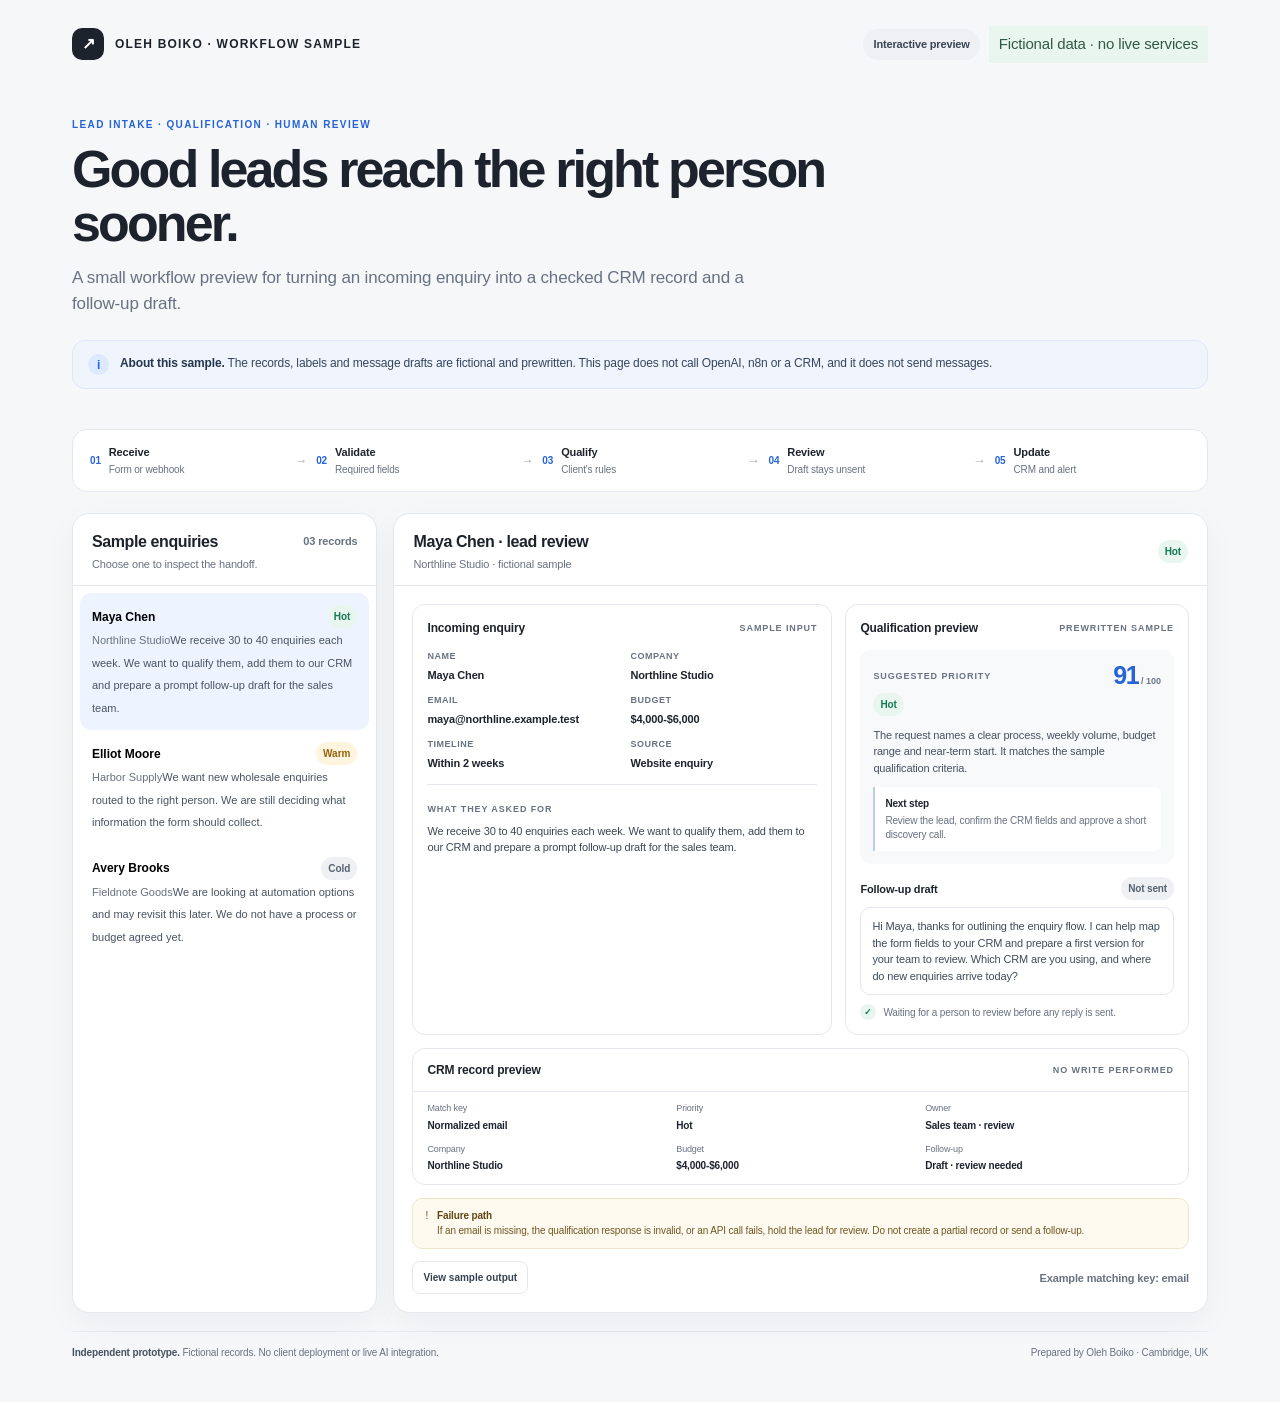
<file: lead-qualification/index.html>
<!doctype html>
<html lang="en">
<head>
  <meta charset="utf-8">
  <meta name="viewport" content="width=device-width, initial-scale=1">
  <meta name="theme-color" content="#f7f8fa">
  <title>Lead Qualification Flow | Oleh Boiko</title>
  <style>
    :root{color-scheme:light;--ink:#1d232d;--muted:#687282;--line:#e4e8ee;--paper:#fff;--canvas:#f6f7f9;--blue:#2764d8;--blue-soft:#eef4ff;--green:#137a58;--green-soft:#e9f6f0;--amber:#95620d;--amber-soft:#fff5df;--shadow:0 10px 32px rgba(22,34,54,.045)}
    *{box-sizing:border-box}body{margin:0;background:var(--canvas);color:var(--ink);font:15px/1.5 -apple-system,BlinkMacSystemFont,"Segoe UI",sans-serif;letter-spacing:-.01em}button{font:inherit}
    .shell{max-width:1200px;margin:0 auto;padding:26px 32px 42px}.top,.brand,.meta,.row,.flow,.step,.title-row,.draft-head,.record-head,.foot{display:flex;align-items:center}
    .top{justify-content:space-between;gap:18px;padding-bottom:22px}.brand{gap:11px;font-size:12px;font-weight:750;letter-spacing:.1em;text-transform:uppercase}.mark{display:grid;place-items:center;width:32px;height:32px;border-radius:10px;background:var(--ink);color:#fff;font-size:16px;letter-spacing:0}
    .meta{gap:9px;flex-wrap:wrap}.pill,.badge{display:inline-flex;align-items:center;gap:7px;border-radius:999px;font-size:11px;font-weight:650;white-space:nowrap}.pill{padding:7px 10px;background:#eef0f3;color:#394555}.live{padding:7px 10px;background:var(--green-soft);color:#315941}.dot{width:7px;height:7px;border-radius:50%;background:#c99126}
    .hero{padding:32px 0 23px}.eyebrow{margin:0 0 10px;color:var(--blue);font-size:10px;font-weight:750;letter-spacing:.14em;text-transform:uppercase}h1{max-width:760px;margin:0;font-size:clamp(32px,4.3vw,52px);line-height:1.04;letter-spacing:-.055em;font-weight:740}.intro{max-width:720px;margin:15px 0 0;color:var(--muted);font-size:17px;line-height:1.55}
    .notice{display:flex;gap:11px;align-items:flex-start;margin-top:23px;padding:13px 15px;border:1px solid #dce6f7;border-radius:13px;background:#f0f5fd;color:#34455e;font-size:12px}.info{display:grid;place-items:center;width:21px;height:21px;flex:0 0 21px;border-radius:50%;background:#dce9ff;color:var(--blue);font-weight:750}.notice strong{color:#24364e}
    .flow{justify-content:space-between;gap:9px;margin:17px 0 21px;padding:15px 17px;border:1px solid var(--line);border-radius:15px;background:var(--paper)}.step{flex:1;gap:8px;min-width:0}.num{color:var(--blue);font-size:10px;font-weight:780}.step strong{display:block;font-size:11px;line-height:1.3}.step small{display:block;margin-top:3px;color:var(--muted);font-size:10px;line-height:1.3}.arrow{color:#a4adba;font-size:13px}
    .workspace{display:grid;grid-template-columns:minmax(230px,.75fr) minmax(0,2fr);gap:16px;align-items:stretch}.panel{min-width:0;border:1px solid var(--line);border-radius:17px;background:var(--paper);box-shadow:var(--shadow)}.head{padding:18px 19px 13px;border-bottom:1px solid var(--line)}.title-row{justify-content:space-between;gap:10px}h2{margin:0;font-size:16px;line-height:1.2;letter-spacing:-.025em}.sub{margin:5px 0 0;color:var(--muted);font-size:11px}.count{color:var(--muted);font-size:11px;font-weight:650}
    .list{padding:7px}.lead{display:block;width:100%;margin:0;padding:12px;border:0;border-radius:11px;background:transparent;text-align:left;cursor:pointer}.lead:hover{background:#f7f8fa}.lead[aria-current=true]{background:var(--blue-soft)}.row{justify-content:space-between;gap:8px}.name{overflow:hidden;font-size:12px;font-weight:700;text-overflow:ellipsis;white-space:nowrap}.company{margin-top:2px;color:var(--muted);font-size:11px}.summary{margin-top:7px;color:#485363;font-size:11px;line-height:1.45}.badge{padding:4px 7px;font-size:10px}.hot{color:var(--green);background:var(--green-soft)}.warm{color:var(--amber);background:var(--amber-soft)}.cold{color:#566273;background:#eef0f3}
    .detail{padding:18px}.grid{display:grid;grid-template-columns:minmax(0,1.1fr) minmax(235px,.9fr);gap:13px}.card{min-width:0;border:1px solid var(--line);border-radius:13px;background:#fff}.inside{padding:14px}.cardtitle{display:flex;justify-content:space-between;gap:10px;align-items:center;margin-bottom:13px}.cardtitle strong{font-size:12px}.kicker{color:var(--muted);font-size:9px;font-weight:750;letter-spacing:.1em;text-transform:uppercase}
    .fields{display:grid;grid-template-columns:1fr 1fr;gap:11px 16px}.field span{display:block;color:var(--muted);font-size:9px;font-weight:650;letter-spacing:.06em;text-transform:uppercase}.field strong{display:block;margin-top:3px;overflow-wrap:anywhere;font-size:11px;font-weight:650}.request{margin-top:13px;padding-top:11px;border-top:1px solid var(--line)}.request p{margin:4px 0 0;color:#3d4755;font-size:11px;line-height:1.5}
    .qual{padding:13px;border-radius:11px;background:#f8f9fb}.qual-top{display:flex;justify-content:space-between;align-items:flex-start;gap:10px}.score{color:var(--blue);font-size:25px;font-weight:730;line-height:1;letter-spacing:-.05em}.score small{color:var(--muted);font-size:9px;font-weight:600;letter-spacing:0}.reason{margin:11px 0 0;color:#465262;font-size:11px;line-height:1.5}.next{margin-top:11px;padding:9px 10px;border-left:2px solid #b8ccef;border-radius:0 7px 7px 0;background:#fff}.next strong{display:block;font-size:10px}.next p{margin:3px 0 0;color:var(--muted);font-size:10px;line-height:1.4}
    .draft{margin-top:13px}.draft-head{justify-content:space-between;gap:9px}.draft-head strong{font-size:11px}.message{margin-top:7px;padding:10px 11px;border:1px solid var(--line);border-radius:10px;color:#404b5a;font-size:11px;line-height:1.5}.status{display:flex;gap:7px;align-items:center;margin-top:9px;color:var(--muted);font-size:10px}.check{display:grid;place-items:center;width:16px;height:16px;border-radius:50%;background:var(--green-soft);color:var(--green);font-size:9px;font-weight:800}
    .record{margin-top:13px}.record-head{justify-content:space-between;gap:10px;padding:12px 14px;border-bottom:1px solid var(--line)}.record-head strong{font-size:12px}.record-grid{display:grid;grid-template-columns:repeat(3,1fr);gap:0;padding:2px 14px 9px}.record-field{padding:8px 8px 2px 0}.record-field span{display:block;color:var(--muted);font-size:9px}.record-field strong{display:block;margin-top:2px;overflow-wrap:anywhere;font-size:10px;font-weight:650}
    .edge{display:flex;gap:9px;align-items:flex-start;margin-top:13px;padding:10px 12px;border:1px solid #f0e5c8;border-radius:10px;background:#fffaf0;color:#715622;font-size:10px;line-height:1.45}.edge strong{display:block;color:#614613;font-size:10px}
    .actions{display:flex;justify-content:space-between;gap:10px;align-items:center;margin-top:12px}.button{min-height:33px;padding:7px 10px;border:1px solid var(--line);border-radius:8px;background:#fff;color:#364252;font-size:10px;font-weight:650;cursor:pointer}.button:hover{background:#f8f9fb}.json{display:none;margin-top:10px;padding:12px;overflow:auto;border-radius:10px;background:#202733;color:#e1e9f5;font:10px/1.55 ui-monospace,SFMono-Regular,Consolas,monospace}.json.open{display:block}
    .foot{justify-content:space-between;gap:15px;margin-top:18px;padding-top:13px;border-top:1px solid var(--line);color:var(--muted);font-size:10px}.foot strong{color:#465262;font-weight:650}
    @media(max-width:820px){.shell{padding:18px}.flow{align-items:flex-start;overflow:auto}.step{min-width:115px;align-items:flex-start}.workspace{grid-template-columns:1fr}.list{display:grid;grid-template-columns:repeat(3,minmax(0,1fr))}.grid{grid-template-columns:1fr 1fr}}
    @media(max-width:560px){.shell{padding:14px 12px 22px}.top{align-items:flex-start;flex-direction:column;padding-bottom:12px}.hero{padding-top:23px}.intro{font-size:15px}.flow{margin-right:-4px;padding:12px}.list{grid-template-columns:1fr}.detail{padding:12px}.grid{grid-template-columns:1fr}.record-grid{grid-template-columns:1fr 1fr}.foot{align-items:flex-start;flex-direction:column}}
    @media(prefers-reduced-motion:reduce){*{scroll-behavior:auto!important;transition:none!important}}
  </style>
</head>
<body>
  <main class="shell">
    <header class="top">
      <div class="brand"><span class="mark" aria-hidden="true">↗</span><span>Oleh Boiko · Workflow sample</span></div>
      <div class="meta"><span class="pill">Interactive preview</span><span class="live"><span class="dot"></span>Fictional data · no live services</span></div>
    </header>
    <section class="hero">
      <p class="eyebrow">Lead intake · qualification · human review</p>
      <h1>Good leads reach the right person sooner.</h1>
      <p class="intro">A small workflow preview for turning an incoming enquiry into a checked CRM record and a follow-up draft.</p>
      <div class="notice"><span class="info" aria-hidden="true">i</span><div><strong>About this sample.</strong> The records, labels and message drafts are fictional and prewritten. This page does not call OpenAI, n8n or a CRM, and it does not send messages.</div></div>
    </section>
    <section class="flow" aria-label="Workflow steps">
      <div class="step"><span class="num">01</span><div><strong>Receive</strong><small>Form or webhook</small></div></div><span class="arrow">→</span>
      <div class="step"><span class="num">02</span><div><strong>Validate</strong><small>Required fields</small></div></div><span class="arrow">→</span>
      <div class="step"><span class="num">03</span><div><strong>Qualify</strong><small>Client's rules</small></div></div><span class="arrow">→</span>
      <div class="step"><span class="num">04</span><div><strong>Review</strong><small>Draft stays unsent</small></div></div><span class="arrow">→</span>
      <div class="step"><span class="num">05</span><div><strong>Update</strong><small>CRM and alert</small></div></div>
    </section>
    <section class="workspace" aria-label="Lead workflow preview">
      <aside class="panel">
        <div class="head"><div class="title-row"><h2>Sample enquiries</h2><span class="count">03 records</span></div><p class="sub">Choose one to inspect the handoff.</p></div>
        <div class="list" id="leadList"></div>
      </aside>
      <section class="panel" aria-live="polite">
        <div class="head"><div class="title-row"><div><h2 id="detailTitle">Lead review</h2><p class="sub" id="detailSub"></p></div><span id="topBadge" class="badge hot"></span></div></div>
        <div class="detail">
          <div class="grid">
            <section class="card"><div class="inside">
              <div class="cardtitle"><strong>Incoming enquiry</strong><span class="kicker">Sample input</span></div>
              <div class="fields">
                <div class="field"><span>Name</span><strong id="name"></strong></div><div class="field"><span>Company</span><strong id="company"></strong></div>
                <div class="field"><span>Email</span><strong id="email"></strong></div><div class="field"><span>Budget</span><strong id="budget"></strong></div>
                <div class="field"><span>Timeline</span><strong id="timeline"></strong></div><div class="field"><span>Source</span><strong id="source"></strong></div>
              </div>
              <div class="request"><span class="kicker">What they asked for</span><p id="request"></p></div>
            </div></section>
            <section class="card"><div class="inside">
              <div class="cardtitle"><strong>Qualification preview</strong><span class="kicker">Prewritten sample</span></div>
              <div class="qual"><div class="qual-top"><div><span class="kicker">Suggested priority</span><div style="margin-top:6px"><span id="qualBadge" class="badge hot"></span></div></div><div class="score"><span id="score"></span><small> / 100</small></div></div>
                <p class="reason" id="reason"></p><div class="next"><strong>Next step</strong><p id="next"></p></div>
              </div>
              <div class="draft"><div class="draft-head"><strong>Follow-up draft</strong><span class="badge cold">Not sent</span></div><div class="message" id="draft"></div><div class="status"><span class="check">✓</span><span>Waiting for a person to review before any reply is sent.</span></div></div>
            </div></section>
          </div>
          <section class="card record"><div class="record-head"><strong>CRM record preview</strong><span class="kicker">No write performed</span></div>
            <div class="record-grid">
              <div class="record-field"><span>Match key</span><strong>Normalized email</strong></div><div class="record-field"><span>Priority</span><strong id="recordPriority"></strong></div><div class="record-field"><span>Owner</span><strong id="recordOwner"></strong></div>
              <div class="record-field"><span>Company</span><strong id="recordCompany"></strong></div><div class="record-field"><span>Budget</span><strong id="recordBudget"></strong></div><div class="record-field"><span>Follow-up</span><strong>Draft · review needed</strong></div>
            </div>
          </section>
          <div class="edge"><span aria-hidden="true">!</span><div><strong>Failure path</strong>If an email is missing, the qualification response is invalid, or an API call fails, hold the lead for review. Do not create a partial record or send a follow-up.</div></div>
          <div class="actions"><button class="button" id="jsonButton" type="button" aria-expanded="false">View sample output</button><span class="count">Example matching key: email</span></div>
          <pre class="json" id="jsonView" aria-label="Sample JSON output"></pre>
        </div>
      </section>
    </section>
    <footer class="foot"><span><strong>Independent prototype.</strong> Fictional records. No client deployment or live AI integration.</span><span>Prepared by Oleh Boiko · Cambridge, UK</span></footer>
  </main>
  <script>
    const leads=[
      {id:"northline",name:"Maya Chen",company:"Northline Studio",email:"maya@northline.example.test",budget:"$4,000-$6,000",timeline:"Within 2 weeks",source:"Website enquiry",request:"We receive 30 to 40 enquiries each week. We want to qualify them, add them to our CRM and prepare a prompt follow-up draft for the sales team.",priority:"Hot",score:91,owner:"Sales team · review",reason:"The request names a clear process, weekly volume, budget range and near-term start. It matches the sample qualification criteria.",next:"Review the lead, confirm the CRM fields and approve a short discovery call.",draft:"Hi Maya, thanks for outlining the enquiry flow. I can help map the form fields to your CRM and prepare a first version for your team to review. Which CRM are you using, and where do new enquiries arrive today?"},
      {id:"harbor",name:"Elliot Moore",company:"Harbor Supply",email:"elliot@harbor.example.test",budget:"$1,000-$2,000",timeline:"Next month",source:"Referral form",request:"We want new wholesale enquiries routed to the right person. We are still deciding what information the form should collect.",priority:"Warm",score:64,owner:"Sales team · clarify",reason:"There is a clear routing need, but the form fields and qualification rules are not set yet. A short scoping step should come first.",next:"Ask which product lines and regions determine the owner.",draft:"Hi Elliot, thanks for the note. Before setting up the routing, I’d like to understand how you divide enquiries today. Which product lines or regions should send a lead to a different person?"},
      {id:"fieldnote",name:"Avery Brooks",company:"Fieldnote Goods",email:"avery@fieldnote.example.test",budget:"Not provided",timeline:"Just exploring",source:"Website enquiry",request:"We are looking at automation options and may revisit this later. We do not have a process or budget agreed yet.",priority:"Cold",score:28,owner:"Nurture · no auto-send",reason:"The enquiry is exploratory and has no timeline or budget. Keep the record available, but do not create urgency or send repeated follow-ups.",next:"Save a low-priority record and wait for the person to choose a next step.",draft:"Hi Avery, thanks for getting in touch. I’m happy to share a short outline when you have a clearer process in mind. Feel free to come back when the timing is right."}
    ];
    const byId=id=>leads.find(lead=>lead.id===id)||leads[0];
    const safe=value=>String(value).replace(/[&<>"]/g,ch=>({"&":"&amp;","<":"&lt;",">":"&gt;",'"':"&quot;"}[ch]));
    const tone=value=>value==="Hot"?"hot":value==="Warm"?"warm":"cold";
    function renderList(selected){
      document.getElementById("leadList").innerHTML=leads.map(lead=>'<button type="button" class="lead" data-id="'+lead.id+'" aria-current="'+(lead.id===selected)+'"><span class="row"><span class="name">'+safe(lead.name)+'</span><span class="badge '+tone(lead.priority)+'">'+lead.priority+'</span></span><span class="company">'+safe(lead.company)+'</span><span class="summary">'+safe(lead.request)+'</span></button>').join("");
      document.querySelectorAll(".lead").forEach(button=>button.addEventListener("click",()=>renderLead(button.dataset.id)));
    }
    function renderLead(id){
      const lead=byId(id);
      document.getElementById("detailTitle").textContent=lead.name+" · lead review";
      document.getElementById("detailSub").textContent=lead.company+" · fictional sample";
      for(const [field,value] of Object.entries({topBadge:lead.priority,qualBadge:lead.priority,name:lead.name,company:lead.company,email:lead.email,budget:lead.budget,timeline:lead.timeline,source:lead.source,request:lead.request,score:lead.score,reason:lead.reason,next:lead.next,draft:lead.draft,recordPriority:lead.priority,recordOwner:lead.owner,recordCompany:lead.company,recordBudget:lead.budget}))document.getElementById(field).textContent=value;
      document.getElementById("topBadge").className="badge "+tone(lead.priority);
      document.getElementById("qualBadge").className="badge "+tone(lead.priority);
      document.getElementById("jsonView").textContent=JSON.stringify({sample:true,lead:{name:lead.name,company:lead.company,email:lead.email,budget:lead.budget,timeline:lead.timeline},qualification:{priority:lead.priority,sampleScore:lead.score,reason:lead.reason},next_step:lead.next,follow_up:{status:"draft_only",text:lead.draft},crm:{match_key:"normalized_email",write_performed:false}},null,2);
      renderList(id);
    }
    document.getElementById("jsonButton").addEventListener("click",event=>{const view=document.getElementById("jsonView"),open=view.classList.toggle("open");event.currentTarget.setAttribute("aria-expanded",String(open));event.currentTarget.textContent=open?"Hide sample output":"View sample output";});
    renderLead("northline");
  </script>
</body>
</html>
</file>
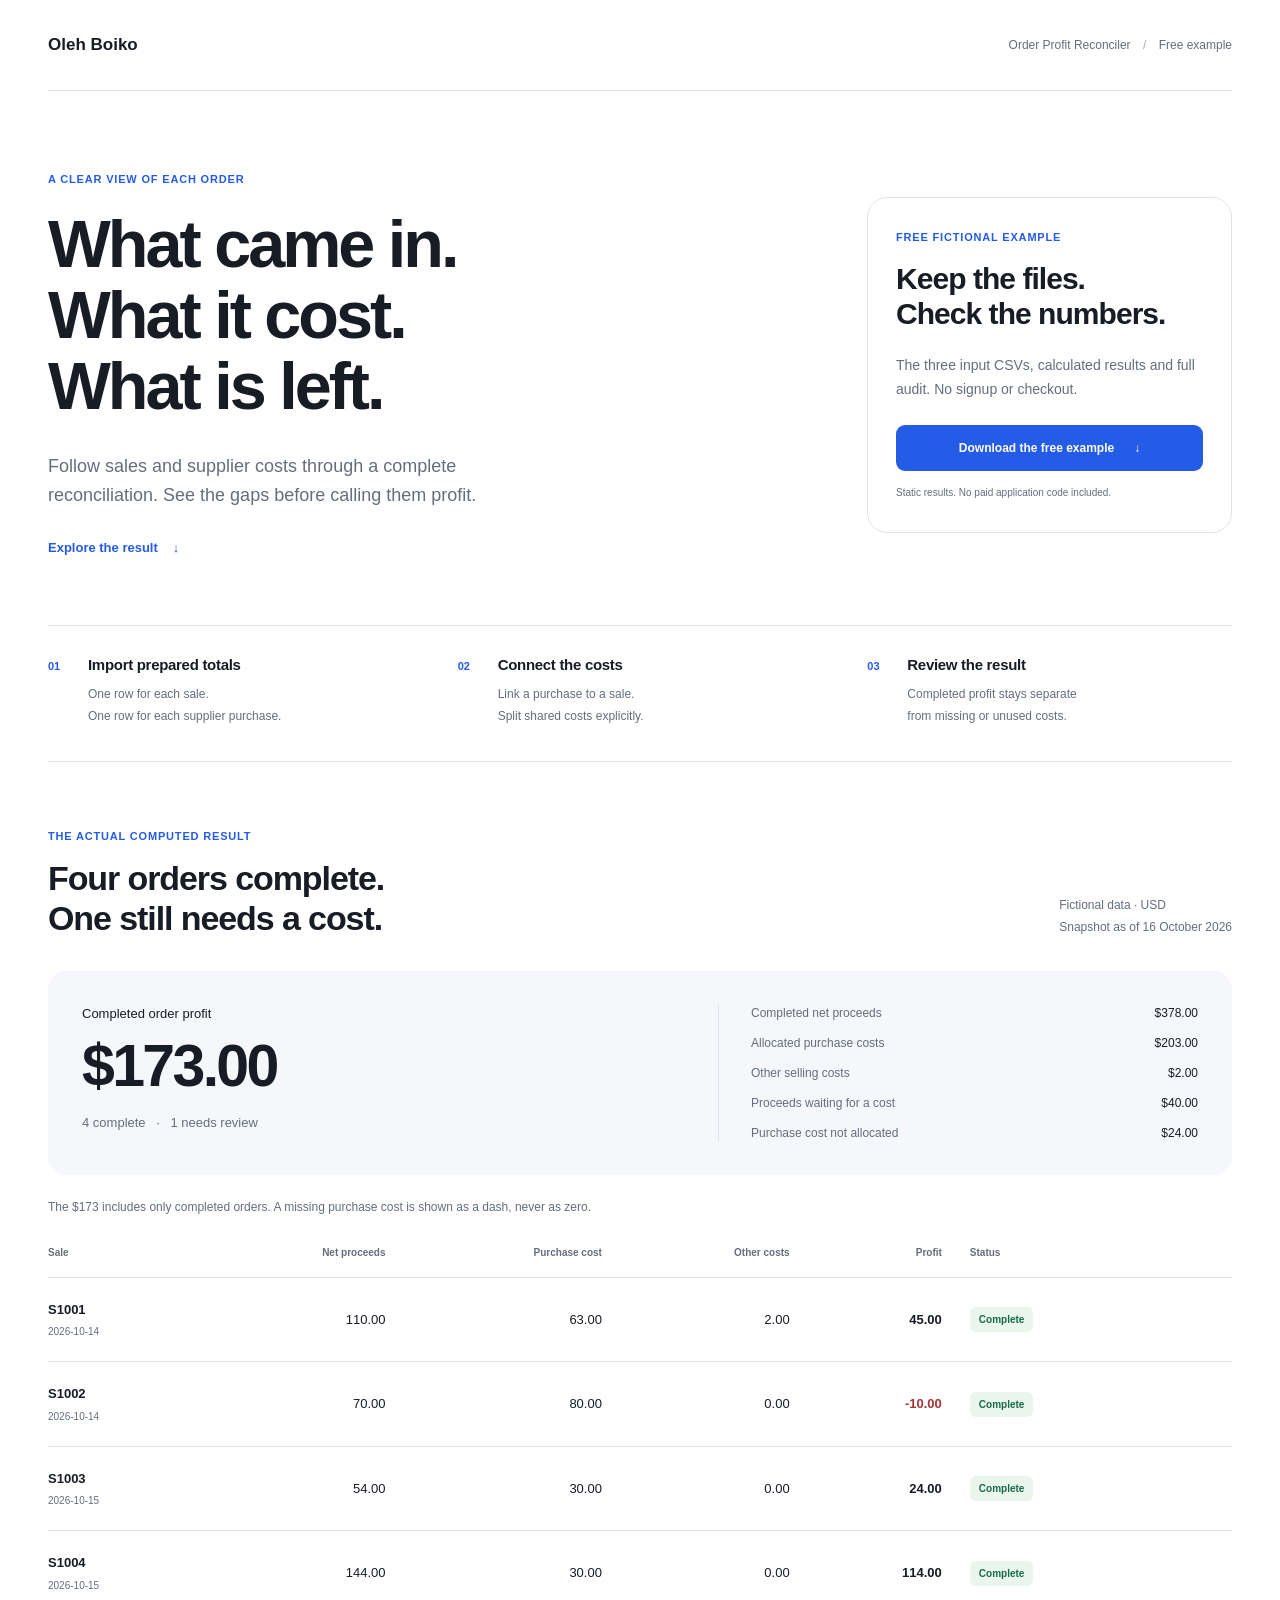
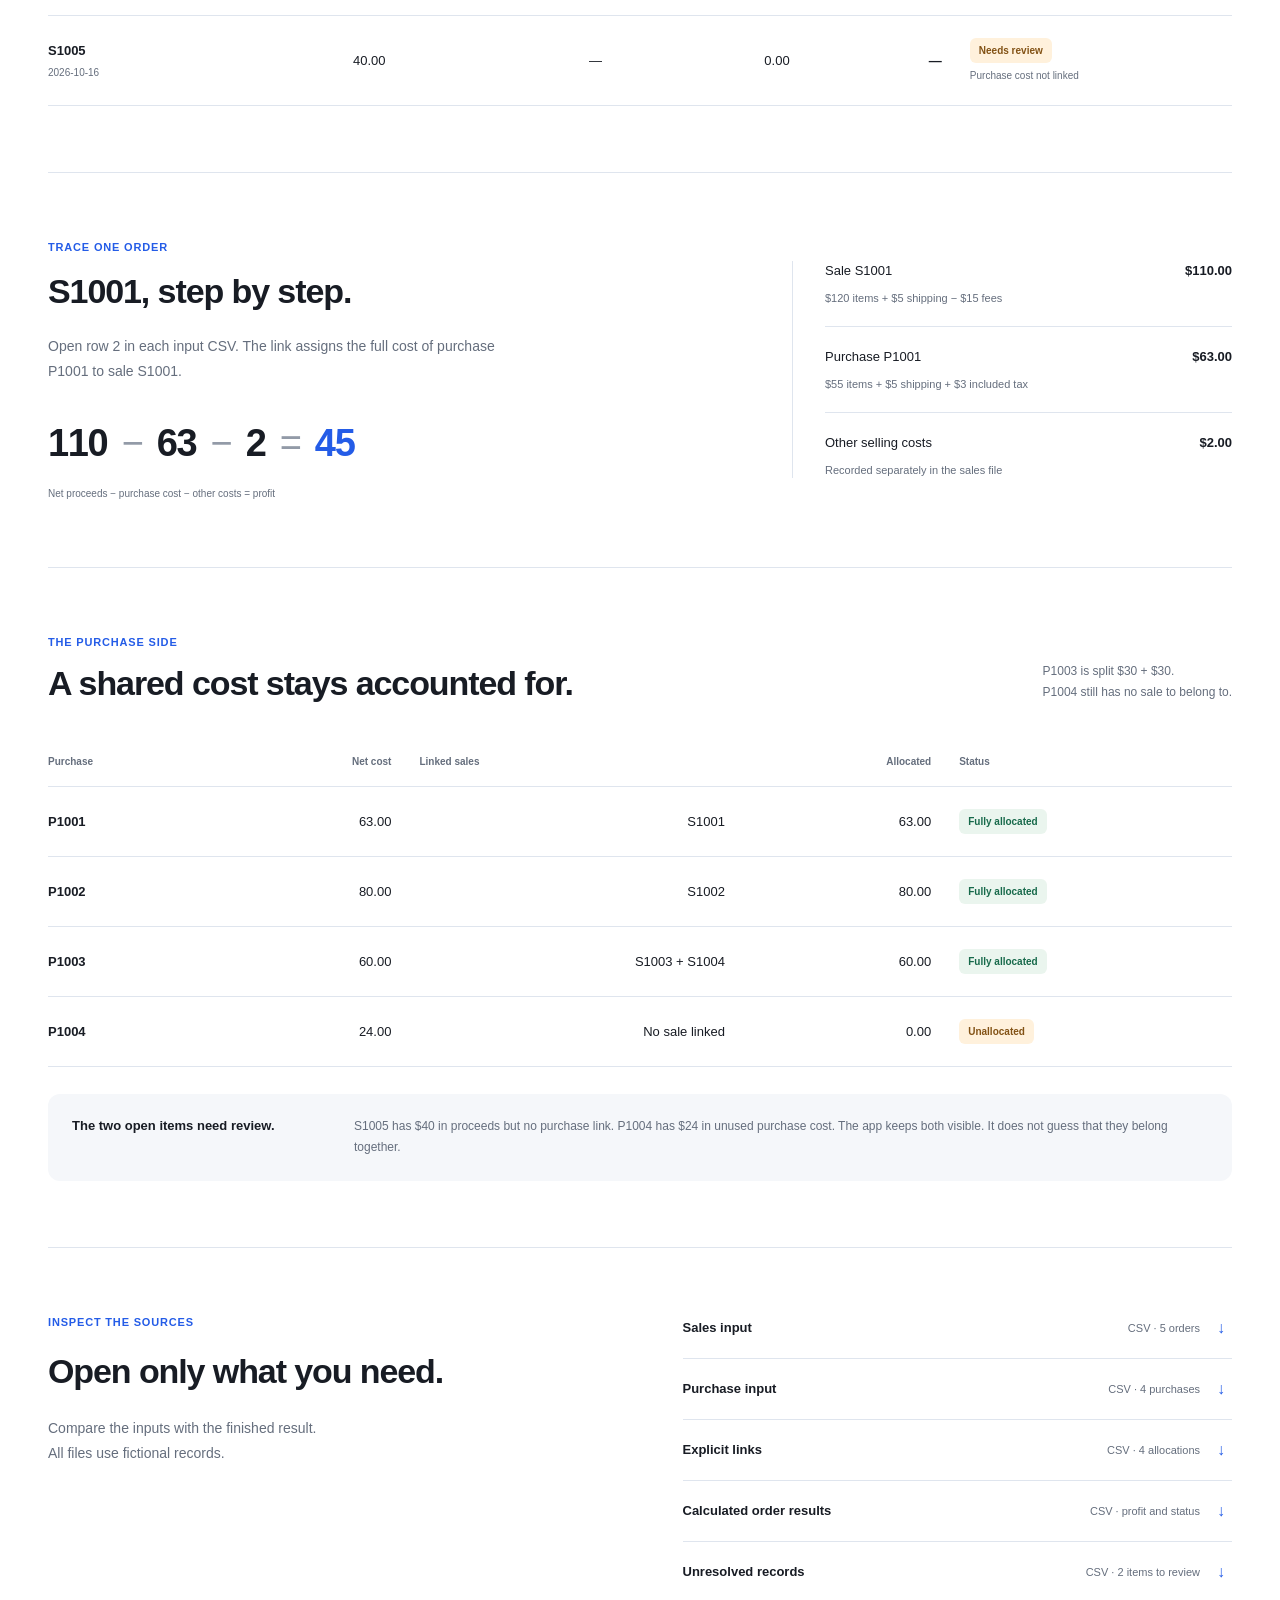
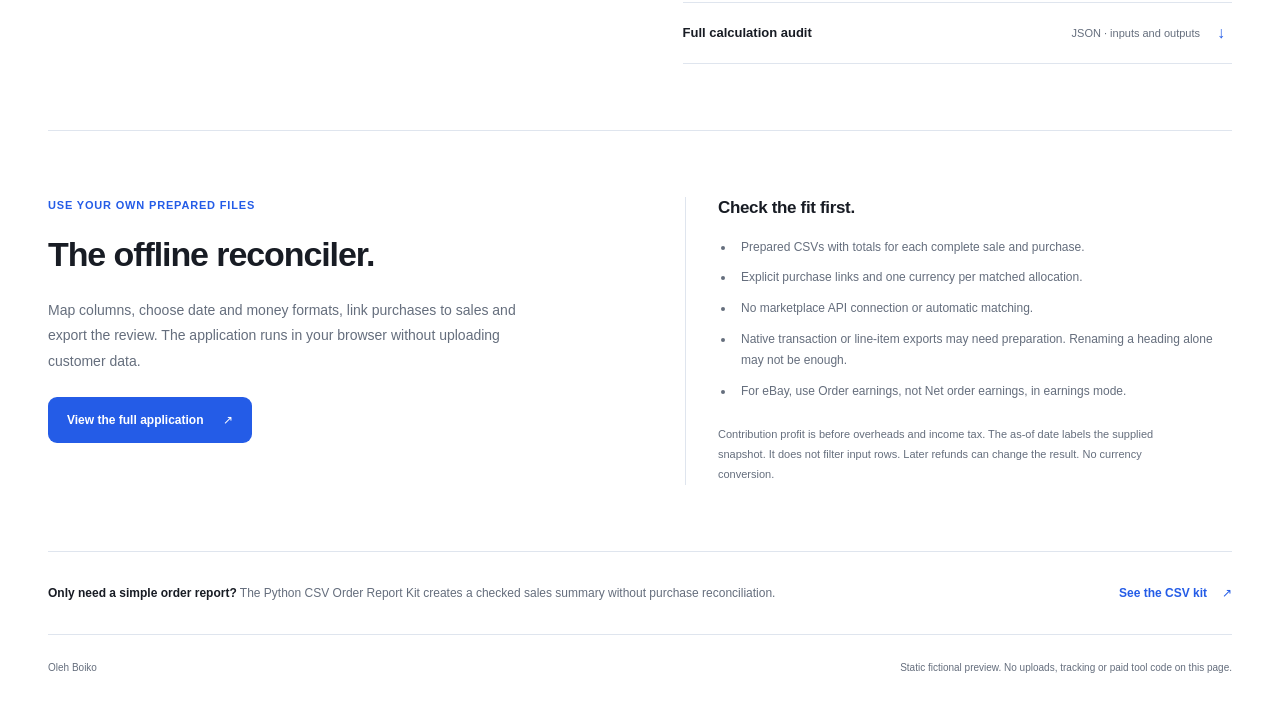
<file: order-profit/index.html>
<!doctype html>
<html lang="en"><head><meta charset="utf-8"><meta name="viewport" content="width=device-width,initial-scale=1"><meta name="color-scheme" content="light"><meta name="description" content="Inspect a fictional order profit reconciliation, compare the source CSVs and download the actual computed results. By Oleh Boiko."><title>Order Profit Reconciler — Free example by Oleh Boiko</title><link rel="stylesheet" href="styles.css"></head>
<body><a class="skip" href="#result">Skip to the result</a>
<header class="wrap header"><a class="brand" href="#top">Oleh Boiko</a><span>Order Profit Reconciler <b>/</b> Free example</span></header>
<main id="top">
<section class="wrap hero"><div><p class="eyebrow">A clear view of each order</p><h1>What came in.<br>What it cost.<br>What is left.</h1><p class="intro">Follow sales and supplier costs through a complete reconciliation. See the gaps before calling them profit.</p><a class="text-link" href="#result">Explore the result <span aria-hidden="true">↓</span></a></div><aside class="download-card"><p class="eyebrow">Free fictional example</p><h2>Keep the files.<br>Check the numbers.</h2><p>The three input CSVs, calculated results and full audit. No signup or checkout.</p><a class="button" href="assets/Order_Profit_Free_Example.zip" download>Download the free example <span aria-hidden="true">↓</span></a><span class="small">Static results. No paid application code included.</span></aside></section>
<section class="wrap process" aria-label="How the example works"><article><span>01</span><h3>Import prepared totals</h3><p>One row for each sale.<br>One row for each supplier purchase.</p></article><article><span>02</span><h3>Connect the costs</h3><p>Link a purchase to a sale.<br>Split shared costs explicitly.</p></article><article><span>03</span><h3>Review the result</h3><p>Completed profit stays separate<br>from missing or unused costs.</p></article></section>
<section class="wrap section" id="result"><div class="section-heading"><div><p class="eyebrow">The actual computed result</p><h2>Four orders complete.<br>One still needs a cost.</h2></div><p>Fictional data · USD<br>Snapshot as of 16 October 2026</p></div>
<div class="summary"><div><p class="metric-label">Completed order profit</p><p class="amount">$173.00</p><p class="counts">4 complete <span>·</span> 1 needs review</p></div><dl><dt>Completed net proceeds</dt><dd>$378.00</dd><dt>Allocated purchase costs</dt><dd>$203.00</dd><dt>Other selling costs</dt><dd>$2.00</dd><dt>Proceeds waiting for a cost</dt><dd>$40.00</dd><dt>Purchase cost not allocated</dt><dd>$24.00</dd></dl></div>
<p class="table-note">The $173 includes only completed orders. A missing purchase cost is shown as a dash, never as zero.</p>
<div class="table-scroll" tabindex="0" aria-label="Order results, scroll horizontally for all columns"><table><caption>Each sale and its contribution profit</caption><thead><tr><th scope="col">Sale</th><th scope="col">Net proceeds</th><th scope="col">Purchase cost</th><th scope="col">Other costs</th><th scope="col">Profit</th><th scope="col">Status</th></tr></thead><tbody><tr><th scope="row">S1001<small>2026-10-14</small></th><td>110.00</td><td>63.00</td><td>2.00</td><td class="profit ">45.00</td><td class="status-cell"><span class="status complete">Complete</span></td></tr><tr><th scope="row">S1002<small>2026-10-14</small></th><td>70.00</td><td>80.00</td><td>0.00</td><td class="profit negative">-10.00</td><td class="status-cell"><span class="status complete">Complete</span></td></tr><tr><th scope="row">S1003<small>2026-10-15</small></th><td>54.00</td><td>30.00</td><td>0.00</td><td class="profit ">24.00</td><td class="status-cell"><span class="status complete">Complete</span></td></tr><tr><th scope="row">S1004<small>2026-10-15</small></th><td>144.00</td><td>30.00</td><td>0.00</td><td class="profit ">114.00</td><td class="status-cell"><span class="status complete">Complete</span></td></tr><tr><th scope="row">S1005<small>2026-10-16</small></th><td>40.00</td><td>—</td><td>0.00</td><td class="profit ">—</td><td class="status-cell"><span class="status review">Needs review</span><small>Purchase cost not linked</small></td></tr></tbody></table></div>
</section>
<section class="wrap section arithmetic"><div><p class="eyebrow">Trace one order</p><h2>S1001, step by step.</h2><p class="explain">Open row 2 in each input CSV. The link assigns the full cost of purchase P1001 to sale S1001.</p><div class="equation" aria-label="110 minus 63 minus 2 equals 45">110 <span>−</span> 63 <span>−</span> 2 <span>=</span> <strong>45</strong></div><p class="equation-note">Net proceeds − purchase cost − other costs = profit</p></div><div class="math-breakdown"><article><span>Sale S1001</span><strong>$110.00</strong><p>$120 items + $5 shipping − $15 fees</p></article><article><span>Purchase P1001</span><strong>$63.00</strong><p>$55 items + $5 shipping + $3 included tax</p></article><article><span>Other selling costs</span><strong>$2.00</strong><p>Recorded separately in the sales file</p></article></div></section>
<section class="wrap section"><div class="section-heading"><div><p class="eyebrow">The purchase side</p><h2>A shared cost stays accounted for.</h2></div><p>P1003 is split $30 + $30.<br>P1004 still has no sale to belong to.</p></div><div class="table-scroll" tabindex="0" aria-label="Purchase allocation results"><table><caption>Supplier purchase cost allocation</caption><thead><tr><th scope="col">Purchase</th><th scope="col">Net cost</th><th scope="col" class="left">Linked sales</th><th scope="col">Allocated</th><th scope="col" class="left">Status</th></tr></thead><tbody><tr><th scope="row">P1001</th><td>63.00</td><td>S1001</td><td>63.00</td><td><span class="status complete">Fully allocated</span></td></tr><tr><th scope="row">P1002</th><td>80.00</td><td>S1002</td><td>80.00</td><td><span class="status complete">Fully allocated</span></td></tr><tr><th scope="row">P1003</th><td>60.00</td><td>S1003 + S1004</td><td>60.00</td><td><span class="status complete">Fully allocated</span></td></tr><tr><th scope="row">P1004</th><td>24.00</td><td>No sale linked</td><td>0.00</td><td><span class="status review">Unallocated</span></td></tr></tbody></table></div><div class="notice"><strong>The two open items need review.</strong><p>S1005 has $40 in proceeds but no purchase link. P1004 has $24 in unused purchase cost. The app keeps both visible. It does not guess that they belong together.</p></div></section>
<section class="wrap section files"><div><p class="eyebrow">Inspect the sources</p><h2>Open only what you need.</h2><p>Compare the inputs with the finished result.<br>All files use fictional records.</p></div><div class="file-list"><a href="assets/Fictional_Sales.csv" download><span>Sales input</span><small>CSV · 5 orders</small><b aria-hidden="true">↓</b></a><a href="assets/Fictional_Purchases.csv" download><span>Purchase input</span><small>CSV · 4 purchases</small><b aria-hidden="true">↓</b></a><a href="assets/Fictional_Links.csv" download><span>Explicit links</span><small>CSV · 4 allocations</small><b aria-hidden="true">↓</b></a><a href="assets/Order_Profit_Reconciliation.csv" download><span>Calculated order results</span><small>CSV · profit and status</small><b aria-hidden="true">↓</b></a><a href="assets/Unresolved_Records.csv" download><span>Unresolved records</span><small>CSV · 2 items to review</small><b aria-hidden="true">↓</b></a><a href="assets/Order_Profit_Audit.json" download><span>Full calculation audit</span><small>JSON · inputs and outputs</small><b aria-hidden="true">↓</b></a></div></section>
<section class="wrap section product"><div><p class="eyebrow">Use your own prepared files</p><h2>The offline reconciler.</h2><p>Map columns, choose date and money formats, link purchases to sales and export the review. The application runs in your browser without uploading customer data.</p><a class="button" href="https://contra.com/products/FyJzwdP3-order-profit-reconciler" rel="noopener noreferrer">View the full application <span aria-hidden="true">↗</span></a></div><div class="requirements"><h3>Check the fit first.</h3><ul><li>Prepared CSVs with totals for each complete sale and purchase.</li><li>Explicit purchase links and one currency per matched allocation.</li><li>No marketplace API connection or automatic matching.</li><li>Native transaction or line-item exports may need preparation. Renaming a heading alone may not be enough.</li><li>For eBay, use Order earnings, not Net order earnings, in earnings mode.</li></ul><p>Contribution profit is before overheads and income tax. The as-of date labels the supplied snapshot. It does not filter input rows. Later refunds can change the result. No currency conversion.</p></div></section>
<aside class="wrap alternative"><p><strong>Only need a simple order report?</strong> The Python CSV Order Report Kit creates a checked sales summary without purchase reconciliation.</p><a class="text-link" href="https://contra.com/products/2sqxmEgG-csv-order-report-kit" rel="noopener noreferrer">See the CSV kit <span aria-hidden="true">↗</span></a></aside>
</main><footer class="wrap footer"><span>Oleh Boiko</span><p>Static fictional preview. No uploads, tracking or paid tool code on this page.</p></footer></body></html>
</file>
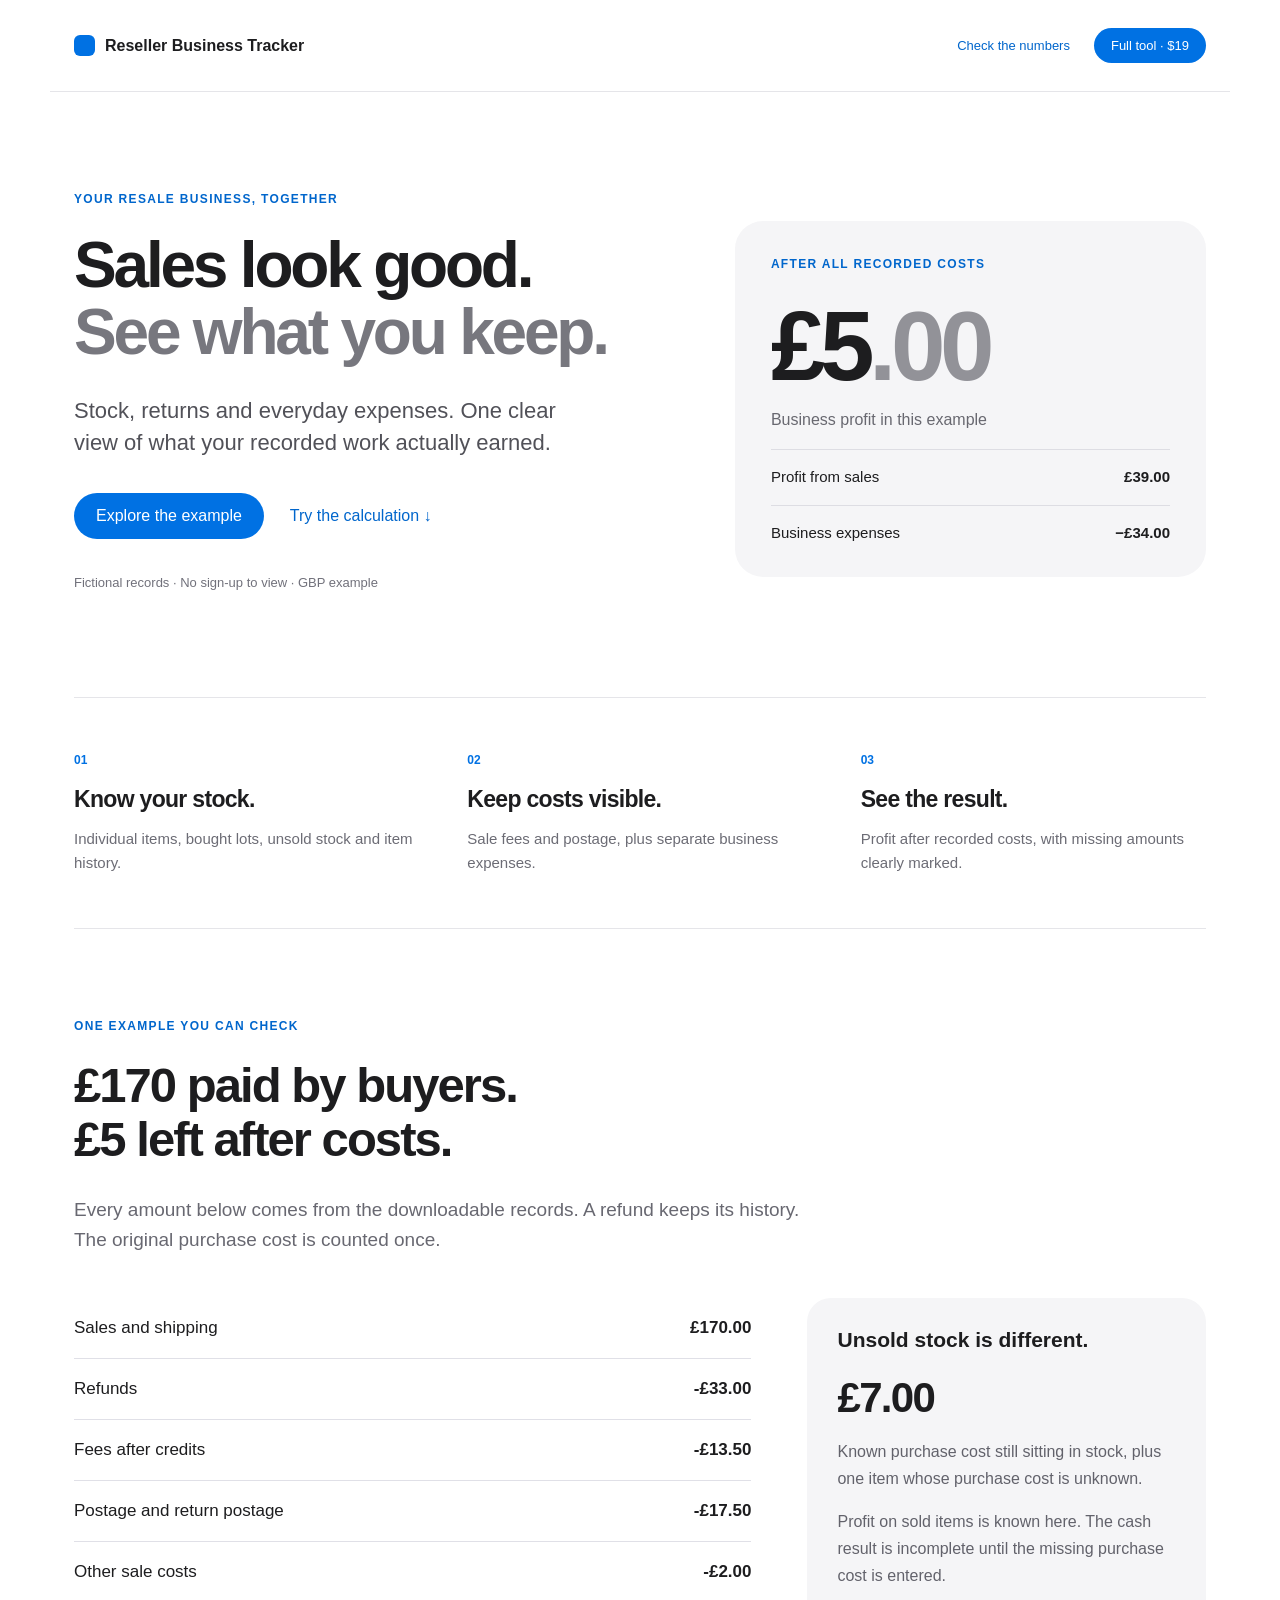
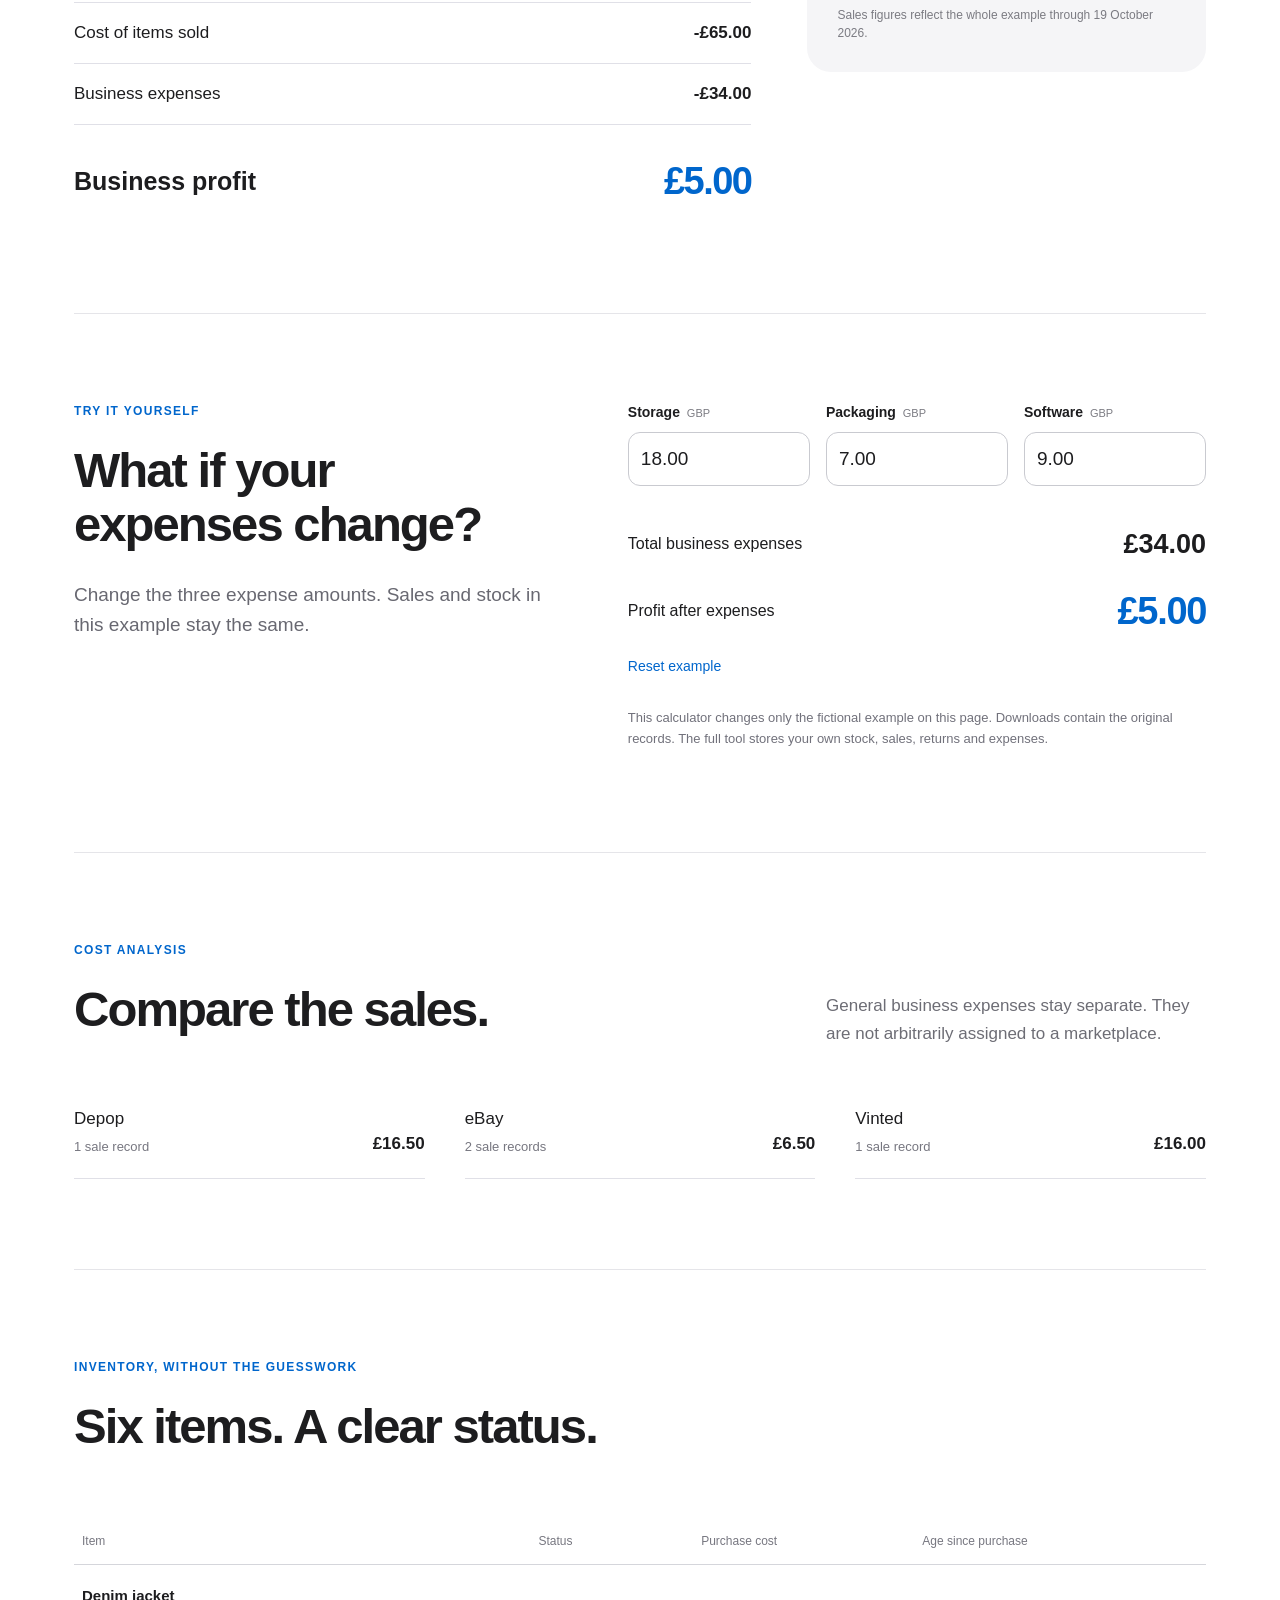
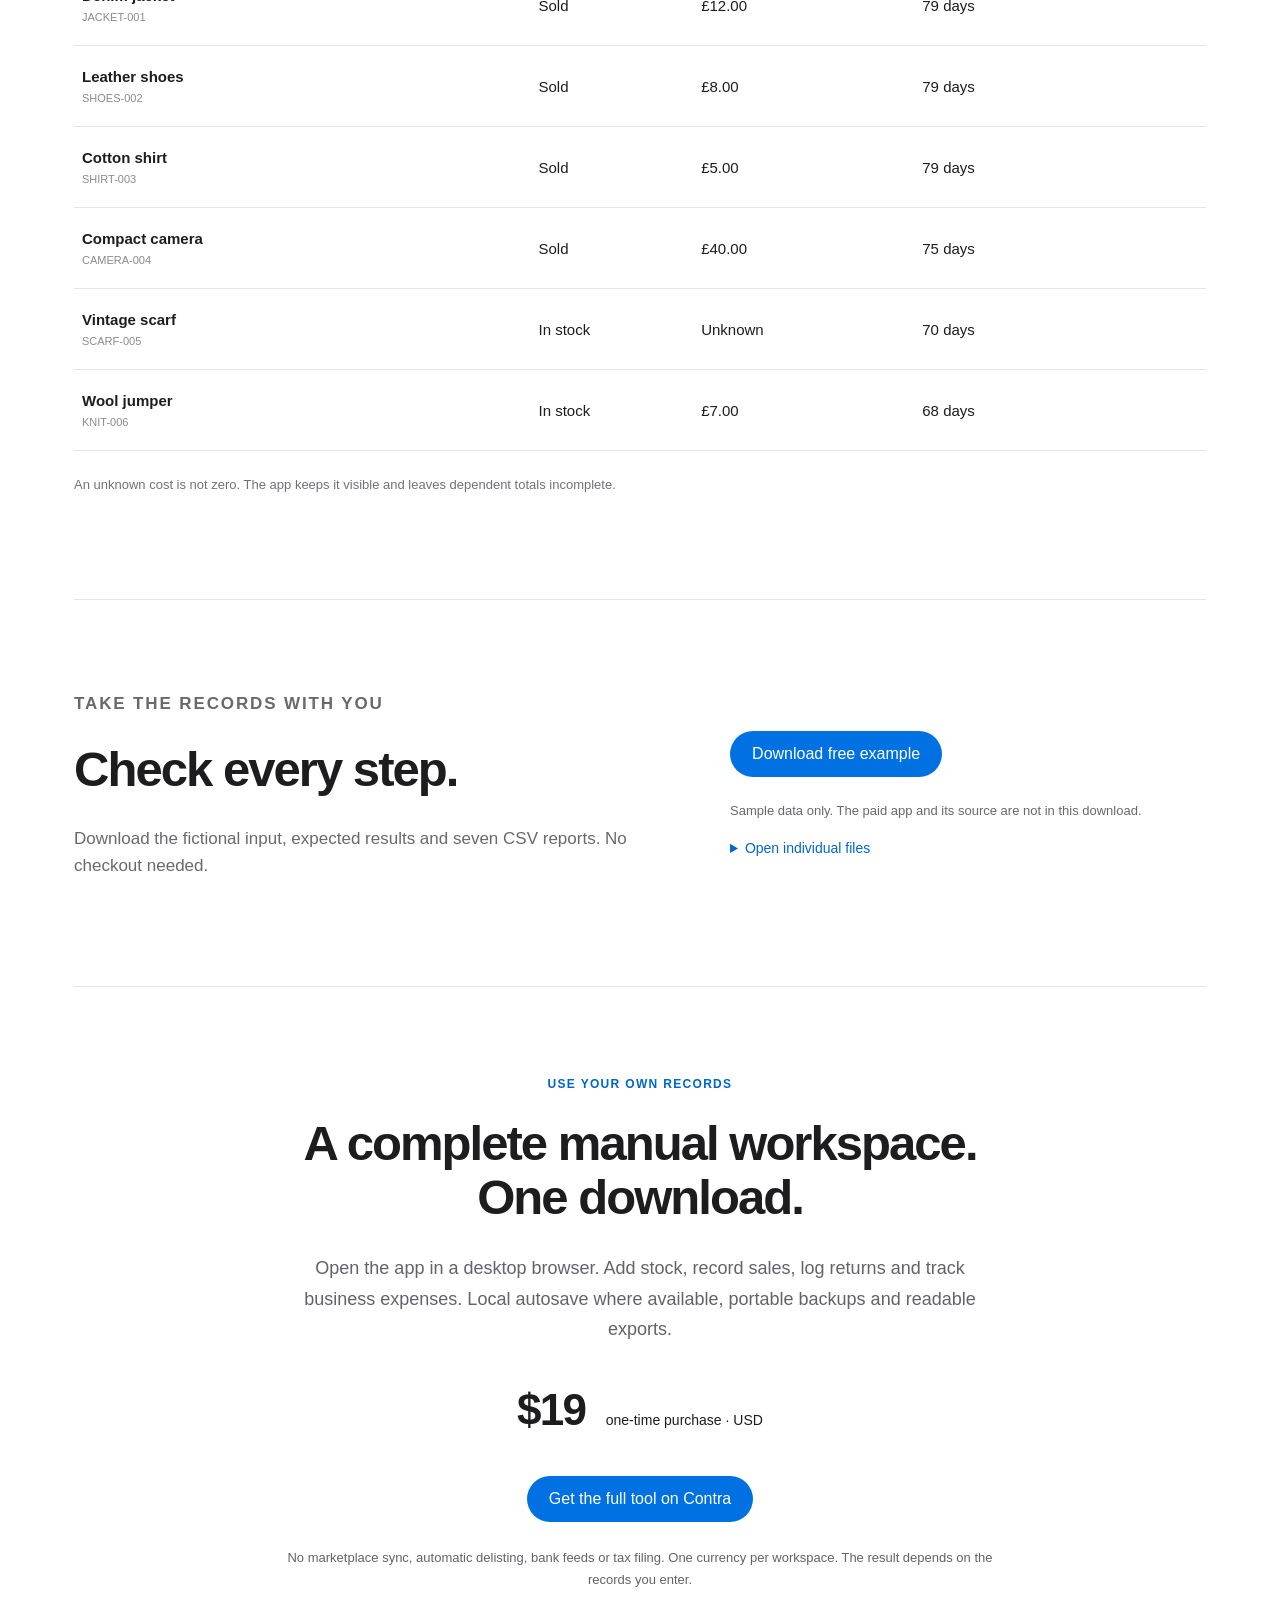
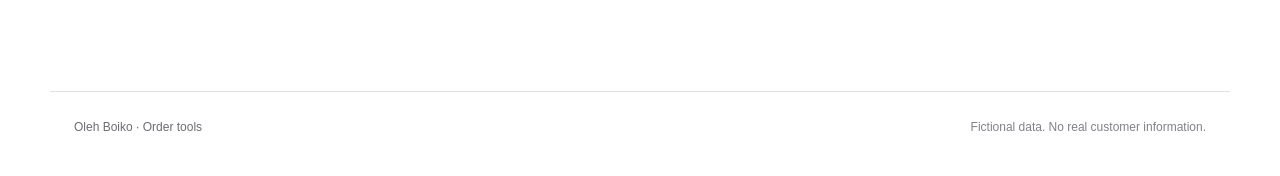
<file: reseller-business-tracker/index.html>
<!doctype html>
<html lang="en"><head><meta charset="utf-8"><meta name="viewport" content="width=device-width,initial-scale=1"><meta name="description" content="A checkable example of stock, sales, expenses and profit in one simple reseller tool. By Oleh Boiko."><title>Reseller Business Tracker - Stock, costs and profit</title><link rel="stylesheet" href="style.css"></head>
<body><header><a class="brand" href="#top"><i aria-hidden="true"></i>Reseller Business Tracker</a><nav><a href="#example">Check the numbers</a><a class="buy" href="https://contra.com/products/eSTe0z83-reseller-stock-tracker">Full tool · $19</a></nav></header><main>
<section id="top" class="hero"><div><p class="eyebrow">YOUR RESALE BUSINESS, TOGETHER</p><h1>Sales look good.<br><span>See what you keep.</span></h1><p class="lead">Stock, returns and everyday expenses. One clear view of what your recorded work actually earned.</p><div class="actions"><a class="button" href="#example">Explore the example</a><a href="#try">Try the calculation ↓</a></div><p class="fine">Fictional records · No sign-up to view · GBP example</p></div><div class="hero-card"><p class="eyebrow">AFTER ALL RECORDED COSTS</p><strong class="amount">£5<span>.00</span></strong><p>Business profit in this example</p><div class="mini"><span>Profit from sales</span><b>£39.00</b></div><div class="mini"><span>Business expenses</span><b>−£34.00</b></div></div></section>
<section class="feature-row" aria-label="What the full tool does"><div><b>01</b><h2>Know your stock.</h2><p>Individual items, bought lots, unsold stock and item history.</p></div><div><b>02</b><h2>Keep costs visible.</h2><p>Sale fees and postage, plus separate business expenses.</p></div><div><b>03</b><h2>See the result.</h2><p>Profit after recorded costs, with missing amounts clearly marked.</p></div></section>
<section id="example"><p class="eyebrow">ONE EXAMPLE YOU CAN CHECK</p><h2 class="section-title">£170 paid by buyers.<br>£5 left after costs.</h2><p class="section-lead">Every amount below comes from the downloadable records. A refund keeps its history. The original purchase cost is counted once.</p><div class="two-col"><div class="waterfall"><div class="row"><span>Sales and shipping</span><strong>£170.00</strong></div><div class="row"><span>Refunds</span><strong>-£33.00</strong></div><div class="row"><span>Fees after credits</span><strong>-£13.50</strong></div><div class="row"><span>Postage and return postage</span><strong>-£17.50</strong></div><div class="row"><span>Other sale costs</span><strong>-£2.00</strong></div><div class="row"><span>Cost of items sold</span><strong>-£65.00</strong></div><div class="row"><span>Business expenses</span><strong>-£34.00</strong></div><div class="row total"><span>Business profit</span><strong>£5.00</strong></div></div><aside><h3>Unsold stock is different.</h3><strong class="medium">£7.00</strong><p>Known purchase cost still sitting in stock, plus one item whose purchase cost is unknown.</p><p>Profit on sold items is known here. The cash result is incomplete until the missing purchase cost is entered.</p><small>Sales figures reflect the whole example through 19 October 2026.</small></aside></div></section>
<section id="try" class="try"><div><p class="eyebrow">TRY IT YOURSELF</p><h2 class="section-title">What if your<br>expenses change?</h2><p class="section-lead">Change the three expense amounts. Sales and stock in this example stay the same.</p></div><form id="calculator" novalidate><div class="fields"><label>Storage <span>GBP</span><input name="storage" aria-label="Storage expense in GBP" inputmode="decimal" value="18.00"></label><label>Packaging <span>GBP</span><input name="packaging" aria-label="Packaging expense in GBP" inputmode="decimal" value="7.00"></label><label>Software <span>GBP</span><input name="software" aria-label="Software expense in GBP" inputmode="decimal" value="9.00"></label></div><div id="calc-error" class="error" role="alert" hidden></div><div class="calculation" aria-live="polite"><div><span>Total business expenses</span><strong id="expense-total">£34.00</strong></div><div><span>Profit after expenses</span><strong id="profit-total">£5.00</strong></div></div><button type="reset" class="text-button">Reset example</button><p class="fine">This calculator changes only the fictional example on this page. Downloads contain the original records. The full tool stores your own stock, sales, returns and expenses.</p></form><noscript><p>The editable calculator needs JavaScript. All original numbers and sample downloads remain visible without it.</p></noscript></section>
<section><div class="split-heading"><div><p class="eyebrow">COST ANALYSIS</p><h2 class="section-title">Compare the sales.</h2></div><p>General business expenses stay separate. They are not arbitrarily assigned to a marketplace.</p></div><div class="platforms"><div class="row"><span>Depop <small>1 sale record</small></span><strong>£16.50</strong></div><div class="row"><span>eBay <small>2 sale records</small></span><strong>£6.50</strong></div><div class="row"><span>Vinted <small>1 sale record</small></span><strong>£16.00</strong></div></div></section>
<section id="stock"><p class="eyebrow">INVENTORY, WITHOUT THE GUESSWORK</p><h2 class="section-title">Six items. A clear status.</h2><div class="table-wrap"><table><thead><tr><th>Item</th><th>Status</th><th>Purchase cost</th><th>Age since purchase</th></tr></thead><tbody><tr><td><strong>Denim jacket</strong><small>JACKET-001</small></td><td>Sold</td><td>£12.00</td><td>79 days</td></tr><tr><td><strong>Leather shoes</strong><small>SHOES-002</small></td><td>Sold</td><td>£8.00</td><td>79 days</td></tr><tr><td><strong>Cotton shirt</strong><small>SHIRT-003</small></td><td>Sold</td><td>£5.00</td><td>79 days</td></tr><tr><td><strong>Compact camera</strong><small>CAMERA-004</small></td><td>Sold</td><td>£40.00</td><td>75 days</td></tr><tr><td><strong>Vintage scarf</strong><small>SCARF-005</small></td><td>In stock</td><td>Unknown</td><td>70 days</td></tr><tr><td><strong>Wool jumper</strong><small>KNIT-006</small></td><td>In stock</td><td>£7.00</td><td>68 days</td></tr></tbody></table></div><p class="fine">An unknown cost is not zero. The app keeps it visible and leaves dependent totals incomplete.</p></section>
<section id="files" class="download"><div><p class="eyebrow">TAKE THE RECORDS WITH YOU</p><h2 class="section-title">Check every step.</h2><p>Download the fictional input, expected results and seven CSV reports. No checkout needed.</p></div><div><a class="button" href="data/Reseller_Business_Free_Example.zip" download>Download free example</a><p class="fine">Sample data only. The paid app and its source are not in this download.</p><details><summary>Open individual files</summary><ul><li><a href="data/Fictional_Business.json">Input records</a></li><li><a href="data/Expected_Business_Report.json">Expected results</a></li><li><a href="data/stock.csv">Stock CSV</a></li><li><a href="data/sales.csv">Sales CSV</a></li><li><a href="data/returns.csv">Returns CSV</a></li><li><a href="data/history.csv">History CSV</a></li><li><a href="data/expenses.csv">Expenses CSV</a></li><li><a href="data/business.csv">Business CSV</a></li><li><a href="data/platforms.csv">Platforms CSV</a></li></ul></details></div></section>
<section class="purchase"><p class="eyebrow">USE YOUR OWN RECORDS</p><h2 class="section-title">A complete manual workspace.<br>One download.</h2><p>Open the app in a desktop browser. Add stock, record sales, log returns and track business expenses. Local autosave where available, portable backups and readable exports.</p><p class="price">$19 <span>one-time purchase · USD</span></p><a class="button" href="https://contra.com/products/eSTe0z83-reseller-stock-tracker">Get the full tool on Contra</a><p class="fine">No marketplace sync, automatic delisting, bank feeds or tax filing. One currency per workspace. The result depends on the records you enter.</p></section>
</main><footer><a href="../">Oleh Boiko · Order tools</a><span>Fictional data. No real customer information.</span></footer><script src="example.js" defer></script></body></html>
</file>
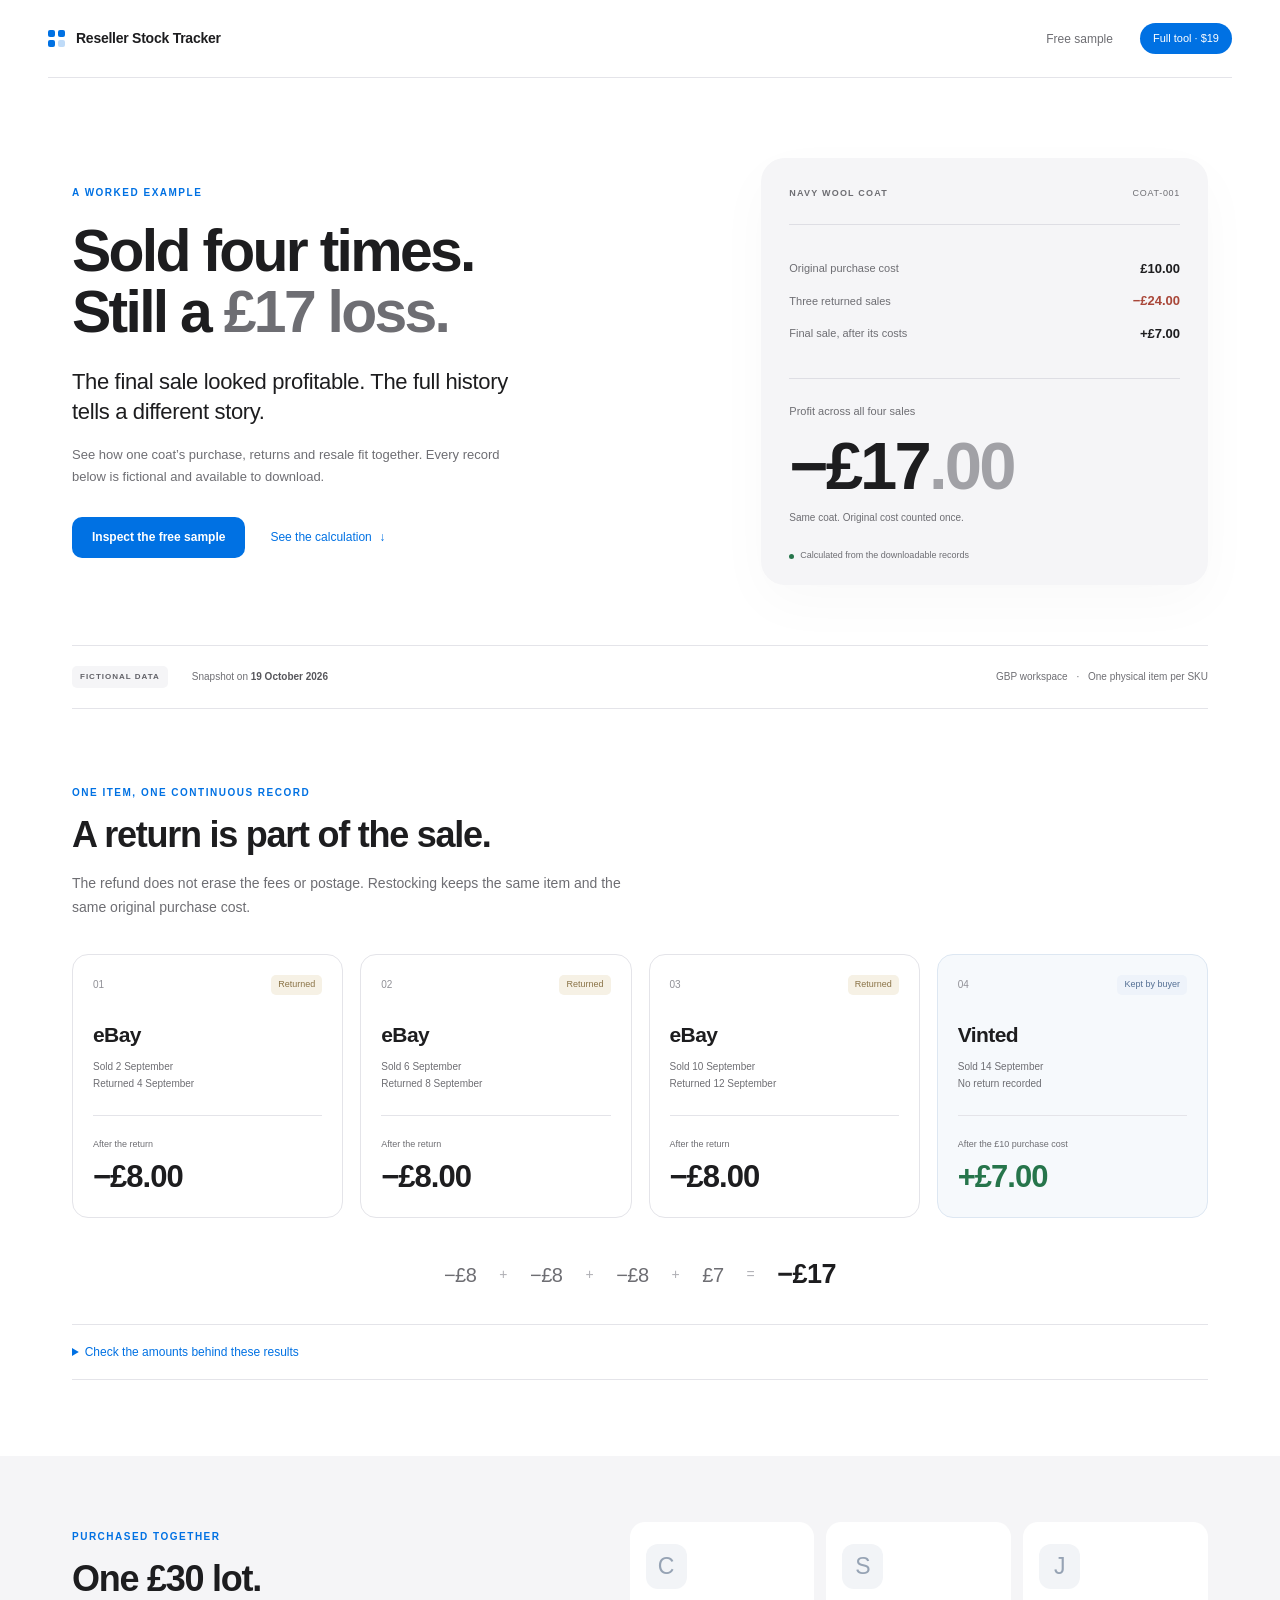
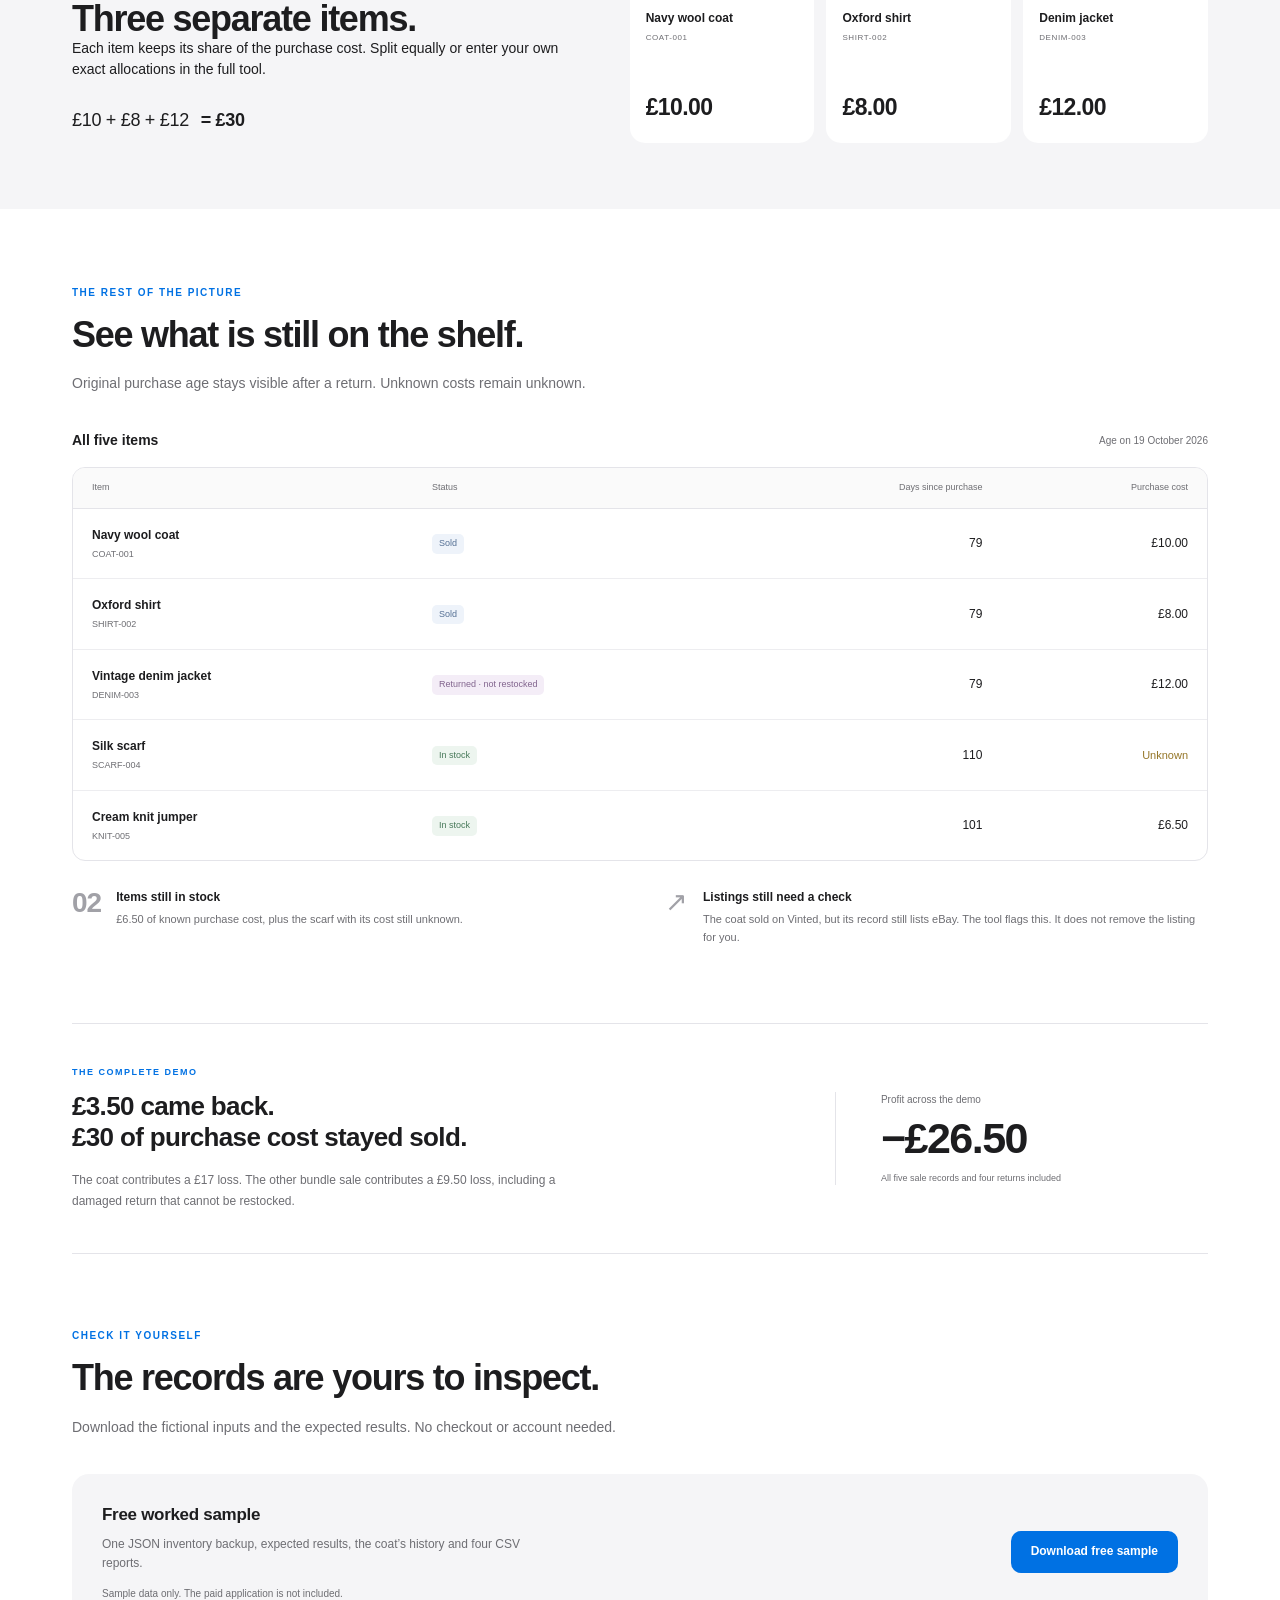
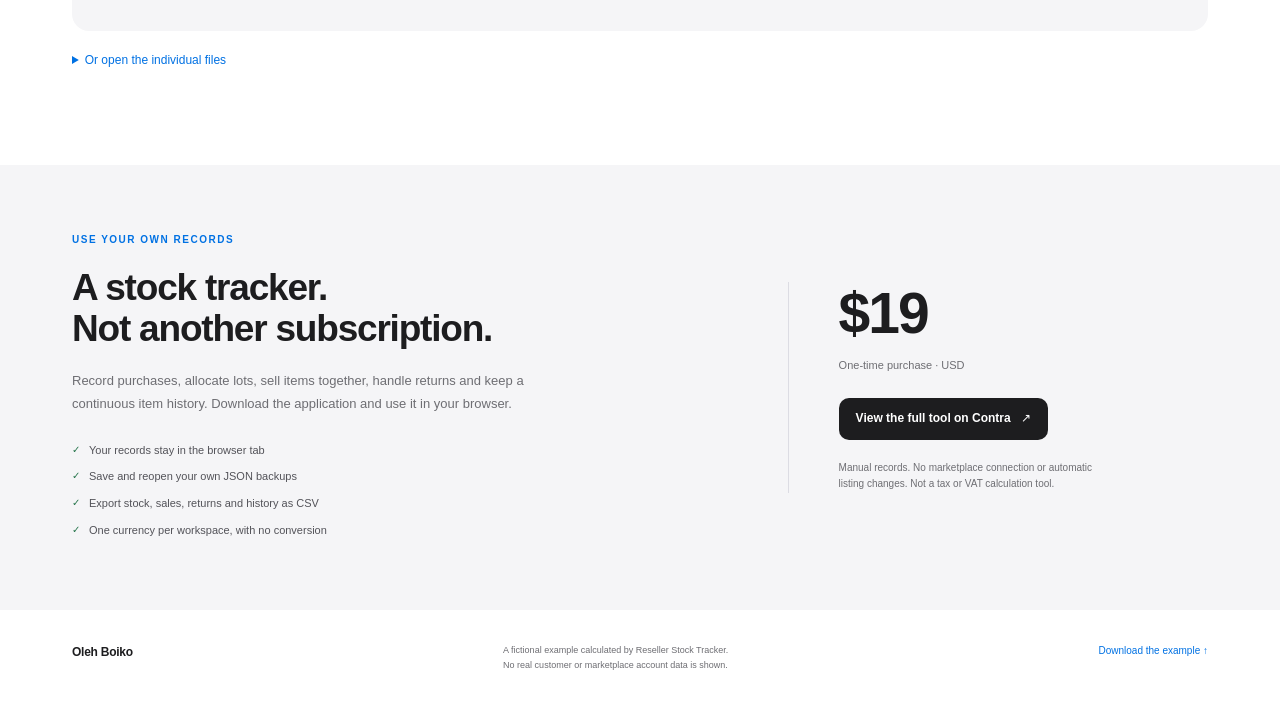
<file: reseller-stock-tracker/index.html>
<!doctype html>
<html lang="en">
<head>
  <meta charset="utf-8">
  <meta name="viewport" content="width=device-width, initial-scale=1">
  <meta name="description" content="See a worked example of resale stock, purchased lots, repeated returns and real sale profit. Download the fictional sample records free.">
  <meta name="color-scheme" content="light">
  <title>Reseller Stock Tracker — A worked example</title>
  <link rel="stylesheet" href="style.css">
</head>
<body>
  <header class="masthead"><a class="brand" href="#top"><span class="brand-mark" aria-hidden="true"><i></i><i></i><i></i><i></i></span>Reseller Stock Tracker</a><nav aria-label="Page navigation"><a href="#sample">Free sample</a><a class="nav-buy" href="https://contra.com/products/eSTe0z83-reseller-stock-tracker">Full tool · $19</a></nav></header>
  <main id="top">
    <section class="hero page-width">
      <div class="hero-copy"><p class="eyebrow">A WORKED EXAMPLE</p><h1>Sold four times.<br>Still a <span>£17 loss.</span></h1><p class="lead">The final sale looked profitable. The full history tells a different story.</p><p class="hero-note">See how one coat’s purchase, returns and resale fit together. Every record below is fictional and available to download.</p><div class="hero-actions"><a class="button blue" href="#sample">Inspect the free sample</a><a class="text-link" href="#returns">See the calculation <span aria-hidden="true">↓</span></a></div></div>
      <div class="result-card" aria-label="Worked result for the navy wool coat"><div class="receipt-top"><p class="eyebrow">NAVY WOOL COAT</p><span class="sku">COAT-001</span></div><div class="receipt-summary"><div><span>Original purchase cost</span><strong>£10.00</strong></div><div><span>Three returned sales</span><strong class="negative">−£24.00</strong></div><div><span>Final sale, after its costs</span><strong>+£7.00</strong></div></div><div class="receipt-result"><p>Profit across all four sales</p><strong>−£17<span>.00</span></strong><p class="receipt-foot">Same coat. Original cost counted once.</p></div><div class="receipt-date"><span class="green-dot"></span>Calculated from the downloadable records</div></div>
    </section>

    <div class="sample-context page-width"><span class="sample-pill">FICTIONAL DATA</span><p>Snapshot on <strong>19 October 2026</strong></p><p>GBP workspace <span aria-hidden="true">·</span> One physical item per SKU</p></div>

    <section id="returns" class="section page-width">
      <div class="section-heading"><p class="eyebrow">ONE ITEM, ONE CONTINUOUS RECORD</p><h2>A return is part of the sale.</h2><p>The refund does not erase the fees or postage. Restocking keeps the same item and the same original purchase cost.</p></div>
      <div class="attempts">
        <article class="attempt"><div class="attempt-top"><span class="number">01</span><span class="badge returned">Returned</span></div><h3>eBay</h3><p class="date">Sold 2 September<br>Returned 4 September</p><div class="attempt-result"><span>After the return</span><strong>−£8.00</strong></div></article>
        <article class="attempt"><div class="attempt-top"><span class="number">02</span><span class="badge returned">Returned</span></div><h3>eBay</h3><p class="date">Sold 6 September<br>Returned 8 September</p><div class="attempt-result"><span>After the return</span><strong>−£8.00</strong></div></article>
        <article class="attempt"><div class="attempt-top"><span class="number">03</span><span class="badge returned">Returned</span></div><h3>eBay</h3><p class="date">Sold 10 September<br>Returned 12 September</p><div class="attempt-result"><span>After the return</span><strong>−£8.00</strong></div></article>
        <article class="attempt kept"><div class="attempt-top"><span class="number">04</span><span class="badge sold">Kept by buyer</span></div><h3>Vinted</h3><p class="date">Sold 14 September<br>No return recorded</p><div class="attempt-result"><span>After the £10 purchase cost</span><strong>+£7.00</strong></div></article>
      </div>
      <div class="calculation-line"><span>−£8</span><span aria-hidden="true">+</span><span>−£8</span><span aria-hidden="true">+</span><span>−£8</span><span aria-hidden="true">+</span><span>£7</span><span aria-hidden="true">=</span><strong>−£17</strong></div>
      <details class="calculation-details"><summary>Check the amounts behind these results</summary><div class="breakdown-grid"><div><h3>Each returned sale</h3><dl><div><dt>Item price and customer shipping</dt><dd>£22.00</dd></div><div><dt>Marketplace fees</dt><dd>−£2.00</dd></div><div><dt>Outbound postage</dt><dd>−£3.00</dd></div><div><dt>Refund to customer</dt><dd>−£22.00</dd></div><div><dt>Fee credit received</dt><dd>+£1.00</dd></div><div><dt>Return postage</dt><dd>−£4.00</dd></div><div class="total"><dt>Loss on this attempt</dt><dd>−£8.00</dd></div></dl><p class="small-note">The coat returned to stock. Its £10 purchase cost remains with the item.</p></div><div><h3>The final sale</h3><dl><div><dt>Item price and customer shipping</dt><dd>£22.00</dd></div><div><dt>Marketplace fees</dt><dd>−£2.00</dd></div><div><dt>Outbound postage</dt><dd>−£3.00</dd></div><div><dt>Original purchase cost</dt><dd>−£10.00</dd></div><div class="total"><dt>Profit on this attempt</dt><dd>£7.00</dd></div></dl><p class="small-note">This is the retained sale. The original purchase cost is charged here, once.</p></div></div></details>
    </section>

    <section class="lot-section"><div class="page-width lot-layout"><div class="section-heading"><p class="eyebrow">PURCHASED TOGETHER</p><h2>One £30 lot.<br>Three separate items.</h2><p>Each item keeps its share of the purchase cost. Split equally or enter your own exact allocations in the full tool.</p><p class="lot-total">£10 + £8 + £12 <span>= £30</span></p></div><div class="lot-items"><article><div class="item-monogram" aria-hidden="true">C</div><h3>Navy wool coat</h3><p>COAT-001</p><strong>£10.00</strong></article><article><div class="item-monogram" aria-hidden="true">S</div><h3>Oxford shirt</h3><p>SHIRT-002</p><strong>£8.00</strong></article><article><div class="item-monogram" aria-hidden="true">J</div><h3>Denim jacket</h3><p>DENIM-003</p><strong>£12.00</strong></article></div></div></section>

    <section id="inventory" class="section page-width">
      <div class="section-heading"><p class="eyebrow">THE REST OF THE PICTURE</p><h2>See what is still on the shelf.</h2><p>Original purchase age stays visible after a return. Unknown costs remain unknown.</p></div>
      <div class="inventory-header"><h3>All five items</h3><p>Age on 19 October 2026</p></div>
      <div class="table-scroll"><table><thead><tr><th scope="col">Item</th><th scope="col">Status</th><th scope="col" class="num">Days since purchase</th><th scope="col" class="num">Purchase cost</th></tr></thead><tbody>
        <tr><td><strong>Navy wool coat</strong><span>COAT-001</span></td><td><span class="badge sold">Sold</span></td><td class="num">79</td><td class="num">£10.00</td></tr>
        <tr><td><strong>Oxford shirt</strong><span>SHIRT-002</span></td><td><span class="badge sold">Sold</span></td><td class="num">79</td><td class="num">£8.00</td></tr>
        <tr><td><strong>Vintage denim jacket</strong><span>DENIM-003</span></td><td><span class="badge damaged">Returned · not restocked</span></td><td class="num">79</td><td class="num">£12.00</td></tr>
        <tr><td><strong>Silk scarf</strong><span>SCARF-004</span></td><td><span class="badge in-stock">In stock</span></td><td class="num">110</td><td class="num unknown">Unknown</td></tr>
        <tr><td><strong>Cream knit jumper</strong><span>KNIT-005</span></td><td><span class="badge in-stock">In stock</span></td><td class="num">101</td><td class="num">£6.50</td></tr>
      </tbody></table></div>
      <div class="inventory-notes"><div><span class="note-number">02</span><p><strong>Items still in stock</strong>£6.50 of known purchase cost, plus the scarf with its cost still unknown.</p></div><div><span class="note-mark" aria-hidden="true">↗</span><p><strong>Listings still need a check</strong>The coat sold on Vinted, but its record still lists eBay. The tool flags this. It does not remove the listing for you.</p></div></div>
    </section>

    <section class="whole-result page-width"><div><p class="eyebrow">THE COMPLETE DEMO</p><h2>£3.50 came back.<br>£30 of purchase cost stayed sold.</h2><p>The coat contributes a £17 loss. The other bundle sale contributes a £9.50 loss, including a damaged return that cannot be restocked.</p></div><div class="whole-result-number"><span>Profit across the demo</span><strong>−£26.50</strong><p>All five sale records and four returns included</p></div></section>

    <section id="sample" class="section page-width sample-section"><div class="section-heading"><p class="eyebrow">CHECK IT YOURSELF</p><h2>The records are yours to inspect.</h2><p>Download the fictional inputs and the expected results. No checkout or account needed.</p></div><div class="sample-card"><div><h3>Free worked sample</h3><p>One JSON inventory backup, expected results, the coat’s history and four CSV reports.</p><span class="small-note">Sample data only. The paid application is not included.</span></div><a class="button blue" href="samples/Reseller_Stock_Tracker_Free_Sample.zip" download>Download free sample</a></div><details class="file-details"><summary>Or open the individual files</summary><div class="file-links"><a href="samples/Fictional_Inventory.json" download>Inventory backup <span>JSON</span></a><a href="samples/Expected_Report.json" download>Expected results <span>JSON</span></a><a href="samples/Coat_History.json" download>Coat history <span>JSON</span></a><a href="samples/stock.csv" download>Stock report <span>CSV</span></a><a href="samples/sales.csv" download>Sales report <span>CSV</span></a><a href="samples/returns.csv" download>Returns report <span>CSV</span></a><a href="samples/history.csv" download>All item histories <span>CSV</span></a></div></details></section>

    <section id="full-tool" class="product-section"><div class="page-width product-layout"><div><p class="eyebrow">USE YOUR OWN RECORDS</p><h2>A stock tracker.<br>Not another subscription.</h2><p>Record purchases, allocate lots, sell items together, handle returns and keep a continuous item history. Download the application and use it in your browser.</p><ul><li>Your records stay in the browser tab</li><li>Save and reopen your own JSON backups</li><li>Export stock, sales, returns and history as CSV</li><li>One currency per workspace, with no conversion</li></ul></div><div class="product-buy"><span class="price">$19</span><p>One-time purchase · USD</p><a class="button dark" href="https://contra.com/products/eSTe0z83-reseller-stock-tracker">View the full tool on Contra <span aria-hidden="true">↗</span></a><p class="small-note">Manual records. No marketplace connection or automatic listing changes. Not a tax or VAT calculation tool.</p></div></div></section>
  </main>
  <footer class="page-width"><a class="brand" href="#top">Oleh Boiko</a><p>A fictional example calculated by Reseller Stock Tracker.<br>No real customer or marketplace account data is shown.</p><a href="#sample">Download the example <span aria-hidden="true">↑</span></a></footer>
</body>
</html>
</file>
<file: csv-order-report/styles.css>
:root{--ink:#151a23;--muted:#626c7d;--blue:#245ce7;--line:#dfe5ed;--soft:#f4f6fa;--green:#147555;--amber:#865311;font-family:-apple-system,BlinkMacSystemFont,"Segoe UI",Arial,sans-serif;color:var(--ink);background:#fff;font-synthesis:none;line-height:1.5;-webkit-font-smoothing:antialiased}
*{box-sizing:border-box}html{scroll-behavior:smooth;scroll-padding-top:24px}body{margin:0}button,input{font:inherit}a{color:var(--blue);text-underline-offset:4px}a:hover{text-decoration-thickness:2px}button,a,input,[tabindex="0"]{outline-offset:5px}button:focus-visible,a:focus-visible,input:focus-visible,[tabindex="0"]:focus-visible{outline:3px solid var(--blue)}[hidden]{display:none!important}.wrap{width:min(1160px,calc(100% - 80px));margin-inline:auto}.site-header{display:flex;align-items:center;justify-content:space-between;gap:24px;padding-block:27px}.wordmark{font-size:22px;font-weight:700;letter-spacing:-.6px;color:var(--ink);text-decoration:none}.header-note{font-size:13px;color:var(--muted)}.header-note span{padding-inline:10px;color:#a1a9b5}.hero{padding-top:94px;padding-bottom:112px;display:grid;grid-template-columns:minmax(0,1.5fr) minmax(0,1fr);gap:84px;align-items:center}.eyebrow{font-size:12px;font-weight:700;letter-spacing:1.7px;line-height:1.35;text-transform:uppercase;color:var(--blue);margin:0 0 20px}h1{font-size:clamp(46px,5.6vw,74px);line-height:1.05;letter-spacing:-3.3px;font-weight:650;margin:0 0 28px}h2{font-size:36px;line-height:1.13;letter-spacing:-1.4px;margin:0}h3{font-size:21px;letter-spacing:-.4px;margin:0}.intro{font-size:20px;line-height:1.55;color:var(--muted);max-width:545px;margin:0 0 23px}.sample-note{font-size:14px;color:var(--muted);margin:0 0 25px}.text-link{font-weight:650;text-decoration:none;font-size:15px}.text-link span{margin-left:10px}.download-box{border:1px solid var(--line);border-radius:22px;padding:32px}.download-box h2{font-size:29px;letter-spacing:-1px}.download-box>p:not(.eyebrow){font-size:15px;color:var(--muted);margin:20px 0 24px}.button{display:flex;align-items:center;justify-content:space-between;gap:18px;border-radius:10px;padding:16px 20px;font-size:15px;line-height:1.3;font-weight:650;text-decoration:none;transition:background .15s}.primary{background:var(--blue);color:#fff}.primary:hover{background:#174bce;text-decoration:none}.individual-downloads{display:flex;flex-wrap:wrap;gap:12px 20px;padding-top:23px}.individual-downloads a{font-size:13px;text-decoration:none}.individual-downloads span{margin-left:3px}.section-heading{display:flex;justify-content:space-between;align-items:flex-end;gap:24px;margin-bottom:36px}.section-heading .eyebrow{margin-bottom:14px}.saved-label{color:var(--muted);font-size:13px;margin:0 0 3px;white-space:nowrap}.saved-label span{padding-inline:6px}.tabs{display:flex;gap:32px;border-bottom:1px solid var(--line);overflow-x:auto;scrollbar-width:thin}.tab{flex:none;border:0;border-bottom:3px solid transparent;background:none;padding:15px 0 18px;color:var(--muted);font-size:15px;font-weight:600;cursor:pointer;white-space:nowrap}.tab[aria-selected=true]{border-bottom-color:var(--blue);color:var(--blue)}.tab-count{font-size:11px;background:var(--soft);color:var(--muted);padding:3px 6px;border-radius:5px;margin-left:4px}.tab-panel{padding-top:38px}.summary-top{display:grid;grid-template-columns:1fr 1.4fr;gap:55px;align-items:center;padding-bottom:38px;border-bottom:1px solid var(--line)}.metric-label{font-size:13px;color:var(--muted);margin:0 0 10px}.revenue{font-size:64px;letter-spacing:-2.6px;line-height:1.08;font-weight:650;margin:0}.revenue-detail{font-size:14px;color:var(--muted);margin:12px 0 0}.row-flow{display:flex;align-items:center;justify-content:space-between;gap:22px}.row-flow strong{display:block;font-size:38px;line-height:1.25;letter-spacing:-1px;font-weight:600}.row-flow span:not(.equals){display:block;font-size:12px;color:var(--muted);white-space:nowrap;margin-top:8px}.equals{font-size:24px;color:#a0a9b6}.flow-parts{display:flex;gap:27px}.flow-parts>div:first-child strong{color:var(--green)}.flow-parts>div:nth-child(n+2) strong{color:var(--amber)}.summary-tables{display:grid;grid-template-columns:1fr 1fr;gap:58px;padding-top:36px}.summary-tables h3{margin-bottom:16px}.table-scroll{overflow-x:auto;width:100%;scrollbar-width:thin;border-radius:3px}table{width:100%;border-collapse:collapse;text-align:left;font-size:14px}th{font-size:11px;color:var(--muted);text-transform:uppercase;letter-spacing:.7px;font-weight:650;padding:12px 10px;border-bottom:1px solid var(--line);white-space:nowrap}td{padding:17px 10px;border-bottom:1px solid var(--line);vertical-align:top}th:first-child,td:first-child{padding-left:0}th:last-child,td:last-child{padding-right:0}.number{text-align:right;font-variant-numeric:tabular-nums}.panel-note{font-size:12px;line-height:1.6;color:var(--muted);margin:22px 0 0}.panel-tools{display:flex;align-items:flex-start;justify-content:space-between;gap:32px;margin-bottom:23px}.panel-tools p{margin:7px 0 0;font-size:14px;color:var(--muted)}.search-label{display:block;min-width:280px;font-size:12px;color:var(--muted)}input[type=search]{display:block;width:100%;color:var(--ink);background:var(--soft);border:1px solid var(--line);border-radius:8px;font-size:14px;padding:11px 14px;margin-top:7px;appearance:none}.result-status{font-size:12px;color:var(--muted);min-height:18px;margin:0 0 10px}.detail-table table{min-width:780px}.review-table table{min-width:970px}.detail-table td{font-size:13px}.cell-secondary{display:block;color:var(--muted);font-size:12px;margin-top:4px}.order-id{font-weight:600;font-variant-numeric:tabular-nums}.reason-cell{width:36%;min-width:265px}.badge{display:inline-block;border-radius:4px;background:#f7f1e8;color:var(--amber);font-size:11px;line-height:1.4;padding:4px 7px;white-space:nowrap}.empty-cell{padding:30px!important;text-align:center;color:var(--muted)}.kit-section{margin-top:100px;padding-block:62px 60px;border-top:1px solid var(--line);display:grid;grid-template-columns:minmax(0,1fr) 310px;gap:32px 70px;align-items:center}.kit-section h2{margin-bottom:17px}.kit-section>div>p:not(.eyebrow){font-size:16px;color:var(--muted);max-width:650px;margin:0}.kit-action p{text-align:center!important;font-size:12px!important;margin:13px 0 0!important}.requirements{grid-column:1/-1;background:var(--soft);padding:26px 30px;border-radius:14px}.requirements p{max-width:none!important;font-size:13px!important;line-height:1.65}.requirements strong{color:var(--ink);margin-right:10px}.requirements code{display:block;max-width:100%;overflow-wrap:anywhere;font-size:12px;margin-block:15px;color:var(--ink);font-family:ui-monospace,SFMono-Regular,Consolas,monospace}.site-footer{border-top:1px solid var(--line);display:flex;justify-content:space-between;align-items:flex-start;gap:30px;padding-block:27px 36px;font-size:12px;color:var(--muted)}.site-footer span{font-weight:650;color:var(--ink);white-space:nowrap}.site-footer p{margin:0;max-width:560px;text-align:right}.sr-only{position:absolute;width:1px;height:1px;padding:0;margin:-1px;overflow:hidden;clip:rect(0,0,0,0);white-space:nowrap;border:0}.skip{position:absolute;left:16px;top:12px;transform:translateY(-180%);background:#fff;padding:10px 15px;z-index:10}.skip:focus{transform:none}.noscript{padding:20px;background:var(--soft)}
@media(max-width:1000px){.wrap{width:calc(100% - 56px)}.hero{gap:40px;padding-top:70px;padding-bottom:80px}h1{letter-spacing:-2px}.download-box{padding:25px}.summary-top{gap:30px;grid-template-columns:1fr 1.5fr}.row-flow{gap:15px}.flow-parts{gap:17px}.row-flow strong{font-size:32px}.summary-tables{gap:30px}.kit-section{gap:30px;grid-template-columns:1fr 285px}}
@media(max-width:760px){.wrap{width:calc(100% - 40px)}.header-note{font-size:11px;max-width:160px;text-align:right}.header-note span{padding-inline:4px}.site-header{padding-block:22px}.hero{grid-template-columns:1fr;gap:36px;padding-top:52px;padding-bottom:65px}.hero-copy{max-width:590px}h1{font-size:clamp(43px,9vw,64px);letter-spacing:-2.2px}.intro{font-size:18px}.download-box{max-width:none;padding:27px}.download-box h2 br{display:none}.download-box h2{font-size:26px}.download-box .button{max-width:420px}.section-heading{align-items:flex-start;gap:16px;flex-direction:column;margin-bottom:22px}h2{font-size:30px}.tabs{gap:24px}.tab{font-size:13px}.tab-count{font-size:10px}.tab-panel{padding-top:26px}.summary-top{grid-template-columns:1fr;gap:27px}.revenue{font-size:58px}.row-flow{justify-content:flex-start;gap:25px;padding-top:22px;border-top:1px solid var(--line)}.flow-parts{gap:25px}.row-flow strong{font-size:30px}.summary-tables{grid-template-columns:1fr;gap:30px;padding-top:28px}.summary-tables h3{font-size:19px}.panel-tools{flex-direction:column;gap:20px}.search-label{width:100%;min-width:0}.kit-section{grid-template-columns:1fr;margin-top:65px;padding-block:44px;gap:25px}.kit-action .button{max-width:420px}.kit-action p{text-align:left!important}.requirements{padding:23px}.site-footer{flex-direction:column;gap:12px}.site-footer p{text-align:left;max-width:none}}
@media(max-width:380px){.wrap{width:calc(100% - 32px)}.wordmark{font-size:20px}.header-note{max-width:140px;font-size:10px}.hero{padding-top:38px}h1{font-size:43px;letter-spacing:-1.9px}.row-flow{gap:16px}.flow-parts{gap:16px}.row-flow strong{font-size:27px}.row-flow span:not(.equals){font-size:10px}.equals{font-size:20px}.tabs{gap:17px}.tab{font-size:12px}.tab-count{margin-left:2px;padding:2px 4px}.download-box{padding:22px}.button{font-size:14px;padding:15px 17px}}
@media(prefers-reduced-motion:reduce){html{scroll-behavior:auto}.button{transition:none}}
/* Fit the review view on tablets; preserve local scrolling below 760px. */
.review-table table{min-width:760px;table-layout:fixed}
.review-table th:nth-child(1){width:8%}
.review-table th:nth-child(2){width:15%}
.review-table th:nth-child(3){width:13%}
.review-table th:nth-child(4){width:12%}
.review-table th:nth-child(5){width:16%}
.review-table th:nth-child(6){width:36%}
.review-table .reason-cell{width:auto;min-width:220px;white-space:normal;overflow-wrap:anywhere}
.review-table td{overflow-wrap:anywhere}
.scroll-hint{display:none;font-size:12px;color:var(--muted);margin:0 0 10px}
@media(max-width:835px){.scroll-hint{display:block}}
</file>
<file: gumroad-airtable/styles.css>
:root{color-scheme:light;--ink:#1d1d1f;--muted:#6e6e73;--line:#d2d2d7;--blue:#06c;--paper:#fff;--wash:#f5f5f7;--green:#1b7f4b;--red:#a33325}*{box-sizing:border-box}html{scroll-behavior:smooth}body{margin:0;background:var(--paper);color:var(--ink);font-family:-apple-system,BlinkMacSystemFont,"Segoe UI",sans-serif;-webkit-font-smoothing:antialiased}.topbar{height:68px;padding:0 max(24px,calc((100vw - 1120px)/2));display:flex;align-items:center;justify-content:space-between;border-bottom:1px solid #e8e8ed}.wordmark{color:var(--ink);text-decoration:none;font-size:15px;font-weight:650;letter-spacing:-.02em}.wordmark span{margin-left:10px;color:var(--muted);font-weight:450}.demo-label{display:flex;align-items:center;gap:8px;color:var(--muted);font-size:13px}.dot{display:inline-block;width:8px;height:8px;border-radius:50%;background:#30a46c}.dot.blue{background:var(--blue)}main{max-width:1120px;margin:auto;padding:70px 32px 50px}.hero{max-width:780px;margin-bottom:72px}.eyebrow{margin:0 0 14px;color:var(--muted);font-size:11px;font-weight:700;letter-spacing:.09em}.hero .eyebrow{color:var(--blue)}h1{margin:0 0 18px;font-size:clamp(48px,7vw,76px);line-height:.98;letter-spacing:-.065em;font-weight:700}.intro{max-width:610px;margin:0;color:#515155;font-size:20px;line-height:1.45;letter-spacing:-.015em}.summary-row{display:flex;gap:44px;margin-top:40px;padding-top:28px;border-top:1px solid var(--line)}.summary-card{display:grid;gap:4px}.summary-card strong{font-size:28px;line-height:1;letter-spacing:-.04em}.summary-card span{color:var(--muted);font-size:13px}.flow-section,.demo-section,.principles{margin-bottom:74px}.section-heading{display:flex;align-items:flex-end;justify-content:space-between;gap:24px;margin-bottom:24px}.section-heading h2{margin:0;font-size:clamp(27px,4vw,36px);line-height:1.08;letter-spacing:-.045em}.text-link{border:0;background:none;padding:0;color:var(--blue);font:inherit;font-size:14px;text-decoration:none;cursor:pointer}.text-link:hover{text-decoration:underline}.flow-grid{display:grid;grid-template-columns:repeat(4,1fr);gap:22px}.principle-grid{display:grid;grid-template-columns:repeat(3,1fr);gap:28px}.flow-card,.principle-grid article{border-top:1px solid var(--line);padding:20px 0 0}.step{color:var(--blue);font-size:12px;font-weight:700;letter-spacing:.08em}.flow-card h3,.principle-grid h3{margin:14px 0 8px;font-size:19px;letter-spacing:-.025em}.flow-card p,.principle-grid p{max-width:290px;margin:0;color:var(--muted);font-size:15px;line-height:1.5}.demo-section{padding:38px 0 0;border-top:1px solid var(--line)}.demo-heading{align-items:center}.actions{display:flex;gap:10px;flex-wrap:wrap}.button{border:1px solid transparent;border-radius:999px;padding:12px 18px;font:inherit;font-size:14px;font-weight:600;cursor:pointer;transition:transform .15s,background .15s}.button:active{transform:scale(.98)}.button.primary{background:var(--ink);color:#fff}.button.primary:hover{background:#333}.button.secondary{border-color:var(--line);background:#fff;color:var(--ink)}.button.secondary:hover{background:var(--wash)}.demo-grid{display:grid;grid-template-columns:1.25fr .75fr;gap:18px;margin-bottom:18px}.panel,.table-panel{border:1px solid #e2e2e7;border-radius:18px;background:#fff;padding:24px}.panel-head,.table-top{display:flex;align-items:flex-start;justify-content:space-between;gap:16px}.panel h3,.table-panel h3{margin:0;font-size:20px;letter-spacing:-.03em}.pill{border-radius:999px;padding:7px 10px;font-size:12px;font-weight:600}.pill.success{background:#e8f5ed;color:var(--green)}.details{margin:26px 0 20px;display:grid;grid-template-columns:1fr 1fr;gap:18px 24px}.details div{min-width:0}.details dt{color:var(--muted);font-size:12px;margin-bottom:4px}.details dd{margin:0;font-size:14px;overflow-wrap:anywhere}.code-panel{margin:16px 0 0;max-height:240px;overflow:auto;border-radius:12px;background:#f5f5f7;padding:16px;color:#303036;font:12px/1.5 ui-monospace,SFMono-Regular,Consolas,monospace}.outcome-panel{display:flex;flex-direction:column;align-items:flex-start}.result-icon{width:42px;height:42px;margin:12px 0 18px;border-radius:50%;display:grid;place-items:center;background:#e8f5ed;color:var(--green);font-size:22px;font-weight:700}.outcome-panel>p:not(.eyebrow){max-width:250px;color:var(--muted);font-size:14px;line-height:1.5}.result-note{display:flex;align-items:center;gap:9px;margin-top:auto;padding-top:18px;color:var(--muted);font-size:13px}.table-panel{padding:24px 0 0}.table-top{padding:0 24px 18px}.table-scroll{overflow-x:auto}table{width:100%;border-collapse:collapse;text-align:left;font-size:13px}th{padding:12px 24px;background:var(--wash);color:var(--muted);font-size:11px;font-weight:650;letter-spacing:.04em}td{padding:15px 24px;border-top:1px solid #ececf0;white-space:nowrap}td:first-child{font-weight:650}.row-status{color:var(--green);font-weight:600}.exception{margin:0;padding:14px 24px;border-top:1px solid #f2d7d2;background:#fff8f6;color:var(--red);font-size:13px;line-height:1.5}.principles{padding-top:36px;border-top:1px solid var(--line)}.principle-grid article{padding-top:18px}.principle-grid h3{margin-top:16px}.scope-note{display:grid;grid-template-columns:170px 1fr;gap:14px 36px;padding:25px 0;border-top:1px solid var(--line);border-bottom:1px solid var(--line)}.scope-note .eyebrow{margin:3px 0}.scope-note>p:not(.eyebrow){max-width:730px;margin:0;color:var(--muted);font-size:15px;line-height:1.55}.download-links{grid-column:2;display:flex;gap:22px;flex-wrap:wrap;margin-top:4px}.download-links a{color:var(--blue);font-size:13px;text-decoration:none}.download-links a:hover{text-decoration:underline}footer{max-width:1120px;margin:auto;padding:22px 32px 30px;display:flex;justify-content:space-between;color:var(--muted);font-size:12px;border-top:1px solid #e8e8ed}@media(max-width:720px){main{padding:50px 22px 38px}.topbar{padding:0 22px}.demo-label{font-size:11px}.wordmark span{display:block;margin:3px 0 0}.hero{margin-bottom:56px}.summary-row{gap:20px;justify-content:space-between}.summary-card strong{font-size:24px}.summary-card span{max-width:95px;line-height:1.35}.section-heading,.demo-heading{align-items:flex-start;flex-direction:column}.flow-grid,.principle-grid,.demo-grid{grid-template-columns:1fr}.flow-grid,.principle-grid{gap:22px}.flow-card p,.principle-grid p{max-width:500px}.actions{width:100%}.button{flex:1}.scope-note{grid-template-columns:1fr;gap:12px}.download-links{grid-column:1;margin-top:8px;gap:12px 18px}.details{grid-template-columns:1fr 1fr}footer{padding:20px 22px}}@media(max-width:420px){.demo-label{max-width:160px;line-height:1.3}.summary-row{gap:12px}.summary-card strong{font-size:21px}.details{grid-template-columns:1fr}}
</file>
<file: order-profit/styles.css>
@charset "UTF-8";
:root{--ink:#181c24;--muted:#656e7d;--line:#dfe5ee;--blue:#245ce7;--pale:#f5f7fa;--green:#176a4b;--amber:#825215;font-family:Arial,Helvetica,sans-serif;color-scheme:light;font-synthesis:none}*{box-sizing:border-box}html{scroll-behavior:smooth;scroll-padding-top:30px}body{margin:0;color:var(--ink);background:#fff;font-size:16px;line-height:1.5}.wrap{width:min(1216px,calc(100% - 96px));margin:auto}a{color:inherit}a:focus-visible,summary:focus-visible,[tabindex]:focus-visible{outline:3px solid #a5beff;outline-offset:5px}.header{display:flex;align-items:center;justify-content:space-between;gap:25px;padding:32px 0;border-bottom:1px solid var(--line);font-size:13px}.brand{font-weight:700;text-decoration:none;font-size:17px}.header>span{color:var(--muted);font-size:12px}.header b{font-weight:400;padding:0 9px;color:#a3acb9}.hero{display:grid;grid-template-columns:minmax(0,1fr) 365px;gap:100px;padding:80px 0 66px;align-items:center}.eyebrow{font-size:11px;letter-spacing:.075em;text-transform:uppercase;color:var(--blue);font-weight:700;margin:0 0 22px}h1{font-size:clamp(45px,5.2vw,67px);line-height:1.065;letter-spacing:-.045em;margin:0 0 30px}h2{font-size:34px;line-height:1.17;letter-spacing:-.032em;margin:0}h3{font-size:17px;line-height:1.35;letter-spacing:-.02em;margin:0}.intro{font-size:18px;line-height:1.65;color:var(--muted);max-width:520px;margin:0 0 24px}.text-link{display:inline-flex;gap:15px;align-items:center;color:var(--blue);text-decoration:none;font-size:13px;font-weight:700}.text-link:hover{text-decoration:underline;text-underline-offset:5px}.download-card{border:1px solid var(--line);border-radius:20px;padding:31px 28px}.download-card .eyebrow{margin-bottom:16px}.download-card h2{font-size:30px}.download-card p:not(.eyebrow){font-size:14px;color:var(--muted);line-height:1.7;margin:23px 0}.button{display:inline-flex;gap:20px;align-items:center;justify-content:center;min-height:46px;background:var(--blue);color:#fff;text-decoration:none;padding:13px 19px;border-radius:9px;font-size:12px;font-weight:700}.button:hover{background:#154bc9}.download-card .button{width:100%}.small{display:block;font-size:10px;color:var(--muted);line-height:1.6;margin-top:14px}.process{display:grid;grid-template-columns:repeat(3,1fr);gap:45px;padding:29px 0 34px;border-top:1px solid var(--line);border-bottom:1px solid var(--line)}.process article{display:grid;grid-template-columns:30px 1fr;gap:9px 10px;align-items:baseline}.process span{font-size:11px;font-weight:700;color:var(--blue)}.process h3{font-size:15px}.process p{grid-column:2;margin:0;font-size:12px;line-height:1.8;color:var(--muted)}.section{padding:66px 0;border-bottom:1px solid var(--line)}.section-heading{display:flex;gap:50px;justify-content:space-between;align-items:flex-end;margin-bottom:33px}.section-heading .eyebrow{margin-bottom:14px}.section-heading>p{font-size:12px;line-height:1.8;color:var(--muted);margin:0;max-width:320px}.summary{display:grid;grid-template-columns:1fr minmax(330px,480px);gap:70px;background:var(--pale);border-radius:18px;padding:33px 34px}.metric-label{font-size:13px;margin:0 0 10px}.amount{font-size:59px;font-weight:700;letter-spacing:-.045em;line-height:1.1;margin:0 0 14px}.counts{font-size:13px;color:var(--muted);margin:0}.counts span{padding:0 7px}.summary dl{display:grid;grid-template-columns:1fr auto;align-content:center;gap:12px 20px;margin:0;padding-left:32px;border-left:1px solid var(--line);font-size:12px}.summary dt{color:var(--muted)}.summary dd{margin:0;text-align:right;font-variant-numeric:tabular-nums}.table-note{font-size:12px;color:var(--muted);margin:22px 0 10px;line-height:1.7}.table-scroll{overflow-x:auto;overscroll-behavior-x:contain}table{border-collapse:collapse;width:100%;font-size:13px;font-variant-numeric:tabular-nums}caption{position:absolute;width:1px;height:1px;overflow:hidden;clip:rect(0,0,0,0)}thead th{font-size:10px;font-weight:700;color:var(--muted);text-align:right;padding:17px 14px;border-bottom:1px solid var(--line);white-space:nowrap}thead th:first-child{text-align:left;padding-left:0}thead th:last-child{text-align:left;padding-right:0}tbody th,tbody td{padding:22px 14px;border-bottom:1px solid var(--line);vertical-align:middle;white-space:nowrap}tbody th{text-align:left;padding-left:0;font-weight:700}tbody td{text-align:right}tbody td:last-child{text-align:left;padding-right:0}tbody td:nth-child(3){max-width:270px}td.left,th.left{text-align:left}small{display:block;color:var(--muted);font-size:10px;font-weight:400;margin-top:5px}.profit{font-weight:700}.negative{color:#a83536}.status{display:inline-block;padding:5px 9px;border-radius:6px;font-size:10px;font-weight:700}.complete{color:var(--green);background:#eaf5ee}.review{color:var(--amber);background:#fff1dc}.status-cell small{white-space:normal;max-width:170px;line-height:1.5}.arithmetic{display:grid;grid-template-columns:minmax(0,1fr) 440px;gap:100px;align-items:center}.arithmetic .eyebrow{margin-bottom:17px}.explain{max-width:475px;font-size:14px;color:var(--muted);line-height:1.8;margin:22px 0 30px}.equation{font-size:38px;letter-spacing:-.035em;font-weight:700;white-space:nowrap;font-variant-numeric:tabular-nums}.equation span{font-weight:400;color:#929aa7;padding:0 5px}.equation strong{color:var(--blue)}.equation-note{font-size:10px;color:var(--muted);margin:14px 0 0}.math-breakdown{border-left:1px solid var(--line);padding-left:32px}.math-breakdown article{display:grid;grid-template-columns:1fr auto;column-gap:24px;padding:20px 0;border-bottom:1px solid var(--line);font-size:13px}.math-breakdown article:first-child{padding-top:0}.math-breakdown article:last-child{border:0;padding-bottom:0}.math-breakdown strong{font-variant-numeric:tabular-nums}.math-breakdown p{grid-column:1/-1;color:var(--muted);font-size:11px;margin:9px 0 0}.notice{background:var(--pale);border-radius:12px;padding:22px 24px;margin-top:27px;display:grid;grid-template-columns:250px 1fr;gap:32px;align-items:start}.notice strong{font-size:13px}.notice p{font-size:12px;line-height:1.8;color:var(--muted);margin:0}.files{display:grid;grid-template-columns:1fr 1fr;gap:85px}.files>div>p:not(.eyebrow){font-size:14px;color:var(--muted);line-height:1.8;margin-top:24px}.file-list{padding-top:2px}.file-list a{display:grid;grid-template-columns:1fr 165px 15px;gap:17px;align-items:center;text-decoration:none;border-bottom:1px solid var(--line);padding:18px 0}.file-list a:first-child{padding-top:0}.file-list a span{font-size:13px;font-weight:700}.file-list a small{margin:0;font-size:11px;text-align:right}.file-list a b{font-size:16px;color:var(--blue);font-weight:400}.file-list a:hover span{color:var(--blue)}.product{display:grid;grid-template-columns:1fr 1fr;gap:90px}.product>div>p:not(.eyebrow){font-size:14px;color:var(--muted);line-height:1.8;margin:23px 0;max-width:480px}.requirements{padding-left:32px;border-left:1px solid var(--line)}.requirements h3{font-size:17px}.requirements ul{padding-left:17px;margin:17px 0 20px}.requirements li{font-size:12px;line-height:1.8;color:var(--muted);padding-left:6px;margin:9px 0}.requirements p{font-size:11px!important;line-height:1.8!important;margin-bottom:0!important}.alternative{display:flex;align-items:center;justify-content:space-between;gap:50px;padding:31px 0}.alternative p{font-size:12px;line-height:1.7;color:var(--muted);max-width:760px;margin:0}.alternative p strong{color:var(--ink)}.alternative a{white-space:nowrap;font-size:12px}.footer{display:flex;align-items:center;justify-content:space-between;gap:25px;font-size:10px;color:var(--muted);padding:25px 0 32px;border-top:1px solid var(--line)}.footer p{margin:0}.skip{position:absolute;top:-70px;left:15px;background:var(--ink);color:#fff;padding:12px;z-index:10}.skip:focus{top:15px}
@media(max-width:1040px){.wrap{width:calc(100% - 64px)}.hero{grid-template-columns:1fr 320px;gap:45px}.download-card{padding:27px 24px}.download-card .button{font-size:11px;padding-inline:12px}.arithmetic{grid-template-columns:1fr 355px;gap:50px}.files,.product{gap:45px}.summary{gap:35px}.file-list a{grid-template-columns:1fr 125px 12px;gap:9px}.notice{grid-template-columns:200px 1fr;gap:20px}}
@media(max-width:760px){.wrap{width:calc(100% - 40px)}.header{padding:23px 0;align-items:flex-start;gap:10px;flex-direction:column}.brand{font-size:16px}.header>span{font-size:11px}.hero{display:block;padding:46px 0}.hero h1{font-size:53px}.intro{font-size:16px}.download-card{margin-top:35px;max-width:480px}.download-card h2{font-size:29px}.download-card .button{font-size:12px}.process{grid-template-columns:1fr;gap:23px;padding:27px 0}.process article{grid-template-columns:27px 1fr;gap:5px 10px}.process p br{display:none}.section{padding:43px 0}h2{font-size:29px}.section-heading{display:block;margin-bottom:25px}.section-heading>p{margin-top:20px}.summary{display:block;padding:26px 24px}.amount{font-size:51px}.summary dl{margin-top:24px;padding:22px 0 0;border-left:0;border-top:1px solid var(--line)}thead th{padding-inline:12px}tbody td,tbody th{padding:20px 12px}.arithmetic{display:block}.equation{font-size:34px}.math-breakdown{border-left:0;border-top:1px solid var(--line);padding:25px 0 0;margin-top:30px}.notice{display:block;padding:21px}.notice p{margin-top:10px}.files,.product{display:block}.file-list{margin-top:27px}.file-list a{grid-template-columns:1fr 130px 12px;padding-block:17px}.requirements{padding:27px 0 0;border-left:0;border-top:1px solid var(--line);margin-top:32px}.alternative{display:block;padding:28px 0}.alternative a{margin-top:18px}.footer{align-items:flex-start;flex-direction:column;gap:9px}.footer p{max-width:300px}}@media(max-width:370px){.hero h1{font-size:46px}.equation{font-size:30px}.file-list a{grid-template-columns:1fr 105px 10px}.file-list a span{font-size:12px}.file-list a small{font-size:10px}}@media(prefers-reduced-motion:reduce){html{scroll-behavior:auto}}
</file>
<file: reseller-business-tracker/style.css>
*{box-sizing:border-box}html{scroll-behavior:smooth;scroll-padding-top:32px}body{margin:0;background:#fff;color:#1d1d1f;font-family:Arial,Helvetica,sans-serif;-webkit-font-smoothing:antialiased}a{color:#0066cc;text-decoration:none}a:hover{text-decoration:underline}header,main,footer{max-width:1180px;margin:auto}header{padding:28px 24px;border-bottom:1px solid #e5e5e9;display:flex;justify-content:space-between;align-items:center;gap:20px}nav{display:flex;gap:24px;align-items:center;font-size:13px}.brand{font-size:16px;font-weight:700;color:#1d1d1f;display:flex;align-items:center;gap:10px}.brand i{width:21px;height:21px;border-radius:6px;background:#0071e3}.buy,.button{display:inline-block;background:#0071e3;color:white;padding:14px 22px;border-radius:30px;white-space:nowrap}.buy{padding:10px 17px}.buy:hover,.button:hover{text-decoration:none;background:#0064cc}main{padding:0 24px}section{padding:90px 0;border-bottom:1px solid #e5e5e9}.hero{display:grid;grid-template-columns:1.25fr 1fr;gap:72px;align-items:center;padding-top:100px}.eyebrow{font-size:12px;font-weight:700;letter-spacing:.11em;color:#0066cc;margin:0 0 26px}h1{font-size:clamp(38px,5.5vw,64px);line-height:1.04;letter-spacing:-.05em;margin:0 0 30px}h1 span{color:#77777e}.lead{font-size:22px;line-height:1.45;color:#515158;max-width:530px}.actions{display:flex;align-items:center;gap:26px;margin:34px 0}.fine{font-size:13px;line-height:1.6;color:#71717b;margin-top:24px}.hero-card{background:#f5f5f7;padding:36px;border-radius:28px}.amount{font-size:98px;letter-spacing:-.055em;display:block;margin:24px 0 12px;line-height:1}.amount span{color:#929298}.hero-card>p:not(.eyebrow){color:#686870;font-size:16px}.mini{display:flex;justify-content:space-between;border-top:1px solid #dddde3;padding-top:18px;margin-top:20px;gap:16px;font-size:15px}.feature-row{display:grid;grid-template-columns:repeat(3,1fr);gap:48px;padding:52px 0}.feature-row b{color:#0071e3;font-size:12px}.feature-row h2{font-size:23px;letter-spacing:-.03em;margin:18px 0 14px}.feature-row p{color:#6c6c75;line-height:1.65;font-size:15px;margin:0}.section-title{font-size:clamp(33px,4.2vw,49px);letter-spacing:-.04em;line-height:1.1;margin:0 0 28px}.section-lead{font-size:19px;color:#686871;line-height:1.6;max-width:760px;margin-bottom:42px}.two-col{display:grid;grid-template-columns:1.7fr 1fr;gap:56px;align-items:start}.row{display:flex;justify-content:space-between;align-items:center;border-bottom:1px solid #e0e0e7;gap:24px;padding:20px 0;font-size:17px}.row strong{white-space:nowrap}.row.total{border:0;margin-top:15px;font-size:25px;font-weight:700}.total strong{color:#0066cc;font-size:38px;letter-spacing:-.04em}aside{background:#f5f5f7;border-radius:24px;padding:30px}aside h3{font-size:21px;margin:0 0 22px}aside p{font-size:16px;line-height:1.7;color:#62626b}aside small{display:block;font-size:12px;line-height:1.5;color:#7b7b82}.medium{display:block;font-size:42px;letter-spacing:-.04em}.try{display:grid;grid-template-columns:1fr 1.2fr;gap:72px}.fields{display:grid;grid-template-columns:repeat(3,1fr);gap:16px}label{font-size:14px;font-weight:700;display:block}label span{font-size:11px;color:#7b7b82;font-weight:400;margin-left:3px}input{display:block;width:100%;border:1px solid #c9cad0;border-radius:12px;padding:15px 12px;margin-top:12px;font:19px Arial;background:#fff;color:#1d1d1f}input:focus{outline:3px solid #b6d9ff;border-color:#0071e3}.calculation{padding-top:28px}.calculation>div{display:flex;justify-content:space-between;gap:24px;padding:15px 0;align-items:center}.calculation strong{font-size:27px;white-space:nowrap}.calculation>div:last-child strong{color:#0066cc;font-size:38px;letter-spacing:-.035em}.text-button{border:0;background:none;color:#0066cc;padding:10px 0;font-size:14px;cursor:pointer}.error{color:#aa2a22;font-size:14px;padding-top:18px}.split-heading{display:flex;justify-content:space-between;align-items:end;gap:70px}.split-heading>p{font-size:17px;line-height:1.65;color:#6d6d75;max-width:380px}.platforms{display:grid;grid-template-columns:repeat(3,1fr);gap:40px;margin-top:20px}.platforms .row{align-items:end;padding:24px 0}.row small{display:block;color:#777780;font-size:13px;margin-top:10px;font-weight:400}.table-wrap{overflow:auto}table{width:100%;border-collapse:collapse;margin-top:36px;text-align:left}th{color:#777780;font-size:12px;font-weight:400;padding:16px 8px;border-bottom:1px solid #d5d6db}td{padding:22px 8px;border-bottom:1px solid #e4e5e8;font-size:15px}td small{display:block;color:#8a8a90;margin-top:7px;font-size:11px}td:first-child{min-width:190px}td:not(:first-child){white-space:nowrap}.download{display:grid;grid-template-columns:1.2fr 1fr;gap:85px;align-items:center}.download p{font-size:17px;line-height:1.6;color:#686871}.download .fine{font-size:13px}details{font-size:14px;margin-top:18px}summary{cursor:pointer;color:#0066cc}details ul{padding:12px 20px;line-height:2}.purchase{text-align:center;padding-bottom:100px;border:0}.purchase>p:not(.eyebrow){max-width:720px;margin:0 auto 28px;line-height:1.7;font-size:18px;color:#62626a}.purchase .price{font-size:44px!important;font-weight:700;color:#1d1d1f!important;letter-spacing:-.04em}.price span{font-size:14px;font-weight:400;letter-spacing:0;margin-left:10px}.purchase .fine{font-size:13px!important;margin:25px auto 0!important}footer{padding:28px 24px 42px;border-top:1px solid #e0e1e6;display:flex;justify-content:space-between;font-size:12px;gap:24px;color:#81818a}footer a{color:#6c6c73}@media(max-width:800px){.hero,.two-col,.try,.download{grid-template-columns:1fr;gap:40px}.hero{padding-top:64px}.hero-card{max-width:550px}.feature-row{gap:24px}.section-title{font-size:38px}.split-heading{display:block}.platforms{gap:20px}.platforms .row{display:block}.platforms .row strong{display:block;margin-top:18px}section{padding:60px 0}.amount{font-size:82px}}@media(max-width:520px){header{align-items:start}.brand{font-size:13px}.brand i{width:17px;height:17px;flex-shrink:0}nav>a:first-child{display:none}nav .buy{font-size:11px;padding:9px 13px}.hero{padding-top:52px}h1{font-size:40px}.lead{font-size:20px}.actions{align-items:start;flex-direction:column;gap:22px}.feature-row{grid-template-columns:1fr;gap:35px}.feature-row h2{margin-top:12px}.fields{grid-template-columns:1fr}label{display:grid;grid-template-columns:1fr 32px 125px;align-items:center;gap:10px}input{margin:0}.try{gap:20px}.row{font-size:15px}.row.total{font-size:21px}.total strong{font-size:32px}.platforms{grid-template-columns:1fr;gap:0}.platforms .row{display:flex;align-items:center}.platforms .row strong{margin:0}.section-title{font-size:34px}.download{gap:22px}.price span{display:block;margin:10px 0 0}footer{flex-direction:column}}
</file>
<file: reseller-stock-tracker/style.css>
@charset "UTF-8";
:root{--ink:#1d1d1f;--muted:#6e6e73;--soft:#f5f5f7;--line:#e4e4e9;--blue:#0071e3;--green:#26754b;--red:#a94739;font-family:-apple-system,BlinkMacSystemFont,"Segoe UI",Helvetica,Arial,sans-serif;color:var(--ink);background:#fff;font-synthesis:none;scroll-behavior:smooth}
*{box-sizing:border-box}body{margin:0;font-size:14px;line-height:1.5}h1,h2,h3,p{margin:0}a{color:var(--blue);text-decoration:none}a:hover{text-decoration:underline}a:focus-visible,summary:focus-visible{outline:3px solid #90c3ff;outline-offset:5px}.page-width{width:min(1136px,100% - 96px);margin:auto}.masthead{width:min(1280px,100% - 96px);height:78px;margin:auto;display:flex;align-items:center;justify-content:space-between;border-bottom:1px solid var(--line);gap:25px}.brand{display:flex;gap:11px;align-items:center;color:var(--ink);font-size:14px;font-weight:650;letter-spacing:-.25px}.brand-mark{display:grid;grid-template-columns:repeat(2,7px);gap:3px}.brand-mark i{width:7px;height:7px;background:var(--blue);border-radius:2px}.brand-mark i:last-child{opacity:.25}nav{display:flex;gap:27px;align-items:center;font-size:12px}nav>a:first-child{color:var(--muted)}.nav-buy{padding:7px 13px;border-radius:20px;background:var(--blue);color:white;font-size:11px}.nav-buy:hover{text-decoration:none;background:#087bea}.hero{padding:80px 0 60px;display:grid;grid-template-columns:1.15fr .85fr;gap:85px;align-items:center}.eyebrow{font-size:10px;color:var(--blue);font-weight:650;letter-spacing:1.5px;margin-bottom:20px}.hero h1{font-size:clamp(38px,4.6vw,64px);font-weight:650;line-height:1.04;letter-spacing:-2.7px}.hero h1 span{color:var(--muted)}.lead{font-size:22px;line-height:1.35;letter-spacing:-.35px;max-width:440px;margin-top:25px}.hero-note{color:var(--muted);font-size:13px;line-height:1.7;max-width:430px;margin-top:18px}.hero-actions{display:flex;align-items:center;gap:25px;flex-wrap:wrap;margin-top:28px}.button{display:inline-flex;align-items:center;justify-content:center;gap:10px;border-radius:10px;padding:13px 20px;font-size:12px;line-height:1.3;font-weight:550}.button:hover{text-decoration:none}.blue{background:var(--blue);color:white}.blue:hover{background:#087bea}.dark{background:var(--ink);color:white}.dark:hover{background:#39393d}.text-link{font-size:12px}.text-link span{padding-left:4px}.result-card{background:var(--soft);border-radius:24px;padding:29px 28px 22px;box-shadow:0 18px 55px #25252b07;position:relative}.receipt-top{display:flex;justify-content:space-between;align-items:center;border-bottom:1px solid #dedee4;padding-bottom:23px;gap:10px}.receipt-top .eyebrow{color:var(--muted);font-size:9px;letter-spacing:1.2px;margin:0}.sku{font-size:9px;letter-spacing:.7px;color:var(--muted)}.receipt-summary{padding:21px 0 22px;border-bottom:1px solid #dedee4}.receipt-summary>div{display:flex;align-items:center;justify-content:space-between;gap:10px;margin:13px 0}.receipt-summary span{font-size:11px;color:var(--muted)}.receipt-summary strong{font-size:13px;font-weight:550;font-variant-numeric:tabular-nums}.negative{color:var(--red)}.receipt-result{padding:24px 0}.receipt-result>p:first-child{font-size:11px;color:var(--muted)}.receipt-result>strong{display:block;font-size:67px;font-weight:600;letter-spacing:-2.8px;line-height:1.25;margin-top:4px}.receipt-result>strong span{color:#a1a1a6}.receipt-result .receipt-foot{font-size:10px;color:var(--muted);margin-top:3px}.receipt-date{font-size:9px;display:flex;align-items:center;gap:6px;color:var(--muted)}.green-dot{width:5px;height:5px;border-radius:50%;background:var(--green)}.sample-context{padding:20px 0;border-top:1px solid var(--line);border-bottom:1px solid var(--line);display:flex;align-items:center;gap:24px;color:var(--muted);font-size:10px}.sample-context p:last-child{margin-left:auto}.sample-context p span{margin:0 6px}.sample-context strong{font-weight:550;color:#57575c}.sample-pill{font-size:8px;letter-spacing:1px;font-weight:650;padding:5px 8px;border-radius:5px;background:var(--soft);color:#626268}.section{padding:76px 0}.section-heading{max-width:630px;margin-bottom:34px}.section-heading .eyebrow{margin-bottom:15px}.section-heading h2{font-size:36px;font-weight:650;line-height:1.1;letter-spacing:-1.25px}.section-heading>p:last-child{font-size:14px;color:var(--muted);line-height:1.7;max-width:550px;margin-top:18px}.attempts{display:grid;grid-template-columns:repeat(4,minmax(0,1fr));gap:17px}.attempt{border:1px solid var(--line);border-radius:16px;padding:20px 20px 22px}.attempt-top{display:flex;align-items:center;justify-content:space-between;gap:5px}.number{font-size:10px;color:#919197}.badge{display:inline-block;font-size:9px;border-radius:5px;padding:4px 7px;line-height:1.3;font-weight:500;white-space:nowrap}.returned{background:#f6f1e5;color:#8b7448}.sold{background:#eef3fa;color:#557094}.damaged{background:#f4edf7;color:#82658e}.in-stock{background:#edf5ef;color:#477959}.attempt h3{font-size:21px;letter-spacing:-.6px;font-weight:600;margin:24px 0 8px}.attempt .date{font-size:10px;color:var(--muted);line-height:1.7}.attempt-result{border-top:1px solid var(--line);margin-top:23px;padding-top:16px}.attempt-result span{font-size:9px;color:var(--muted)}.attempt-result strong{font-size:31px;letter-spacing:-1px;line-height:1.2;font-weight:600;display:block;margin-top:5px}.kept{background:#f6f9fc;border-color:#dde7f2}.kept .attempt-result strong{color:var(--green)}.calculation-line{display:flex;align-items:center;justify-content:center;gap:23px;padding:36px 0 29px;font-size:20px;color:var(--muted);letter-spacing:-.5px}.calculation-line strong{font-size:27px;color:var(--ink);font-weight:600}.calculation-line>span:nth-child(even){font-size:14px;color:#b0b0b5}.calculation-details{border-top:1px solid var(--line);border-bottom:1px solid var(--line);padding:18px 0}.calculation-details summary,.file-details summary{font-size:12px;color:var(--blue);cursor:pointer;list-style-position:inside}.breakdown-grid{display:grid;grid-template-columns:1fr 1fr;gap:70px;padding:24px 0 5px}.breakdown-grid h3{font-size:15px;font-weight:600;letter-spacing:-.2px}.breakdown-grid dl{margin:14px 0}.breakdown-grid dl div{display:flex;justify-content:space-between;gap:20px;font-size:11px;margin:11px 0}.breakdown-grid dt{color:var(--muted)}.breakdown-grid dd{margin:0;font-variant-numeric:tabular-nums}.breakdown-grid .total{border-top:1px solid var(--line);padding-top:12px;margin-top:16px;font-weight:600}.breakdown-grid .total dt{color:var(--ink)}.small-note{font-size:10px;color:var(--muted);line-height:1.65}.lot-section{background:var(--soft);padding:66px 0}.lot-layout{display:grid;grid-template-columns:.92fr 1.08fr;gap:65px;align-items:center}.lot-layout .section-heading{margin:0}.lot-layout h2{font-size:36px}.lot-layout .section-heading>p:last-child{max-width:370px}.lot-total{font-size:18px!important;letter-spacing:-.3px;color:var(--ink)!important;margin-top:25px!important}.lot-total span{font-weight:650;padding-left:7px}.lot-items{display:grid;grid-template-columns:repeat(3,minmax(0,1fr));gap:12px}.lot-items article{background:white;border-radius:15px;min-height:221px;padding:22px 16px 18px;display:flex;flex-direction:column;align-items:flex-start}.item-monogram{background:#f2f4f7;border-radius:12px;color:#96a3b4;font-weight:500;width:41px;height:45px;display:flex;align-items:center;justify-content:center;font-size:23px;margin-bottom:21px}.lot-items h3{font-size:12px;font-weight:600;line-height:1.4}.lot-items p{font-size:8px;color:var(--muted);margin-top:5px;letter-spacing:.6px}.lot-items strong{font-size:23px;letter-spacing:-.6px;font-weight:600;margin-top:auto;padding-top:18px}.inventory-header{display:flex;align-items:center;justify-content:space-between;padding-bottom:16px}.inventory-header h3{font-size:14px;font-weight:600}.inventory-header p{font-size:10px;color:var(--muted)}.table-scroll{overflow:auto;border:1px solid var(--line);border-radius:13px}table{width:100%;border-collapse:collapse;text-align:left;white-space:nowrap}th{font-size:9px;color:var(--muted);font-weight:500;background:#fafafa;padding:13px 19px;border-bottom:1px solid var(--line)}td{padding:17px 19px;border-bottom:1px solid #ededf0;font-size:12px}tr:last-child td{border-bottom:0}td:first-child strong{font-size:12px;font-weight:600;display:block}td:first-child>span{font-size:9px;color:var(--muted);display:block;margin-top:4px}.num{text-align:right;font-variant-numeric:tabular-nums}.unknown{color:#947526;font-size:11px}.inventory-notes{display:grid;grid-template-columns:1fr 1fr;gap:50px;margin-top:27px}.inventory-notes>div{display:flex;align-items:flex-start;gap:15px}.inventory-notes p{font-size:11px;color:var(--muted);line-height:1.6}.inventory-notes p strong{display:block;font-size:12px;font-weight:600;color:var(--ink);margin-bottom:4px}.note-number{font-size:28px;line-height:1.1;letter-spacing:-1px;font-weight:550;color:#a1a1a7}.note-mark{font-size:27px;line-height:1.1;color:#a1a1a7}.whole-result{display:grid;grid-template-columns:1.3fr .7fr;gap:70px;align-items:center;border-top:1px solid var(--line);border-bottom:1px solid var(--line);padding:42px 0}.whole-result .eyebrow{font-size:9px;margin-bottom:12px}.whole-result h2{font-size:26px;line-height:1.2;font-weight:600;letter-spacing:-.65px}.whole-result>div:first-child>p:last-child{font-size:12px;color:var(--muted);margin-top:17px;line-height:1.7;max-width:520px}.whole-result-number{border-left:1px solid var(--line);padding-left:45px}.whole-result-number span{display:block;font-size:10px;color:var(--muted)}.whole-result-number strong{display:block;font-weight:600;font-size:43px;letter-spacing:-1.5px;margin:6px 0;line-height:1.2}.whole-result-number p{font-size:9px;color:var(--muted);line-height:1.6;max-width:190px}.sample-section{padding-top:74px}.sample-card{display:flex;align-items:center;justify-content:space-between;gap:30px;background:var(--soft);padding:28px 30px;border-radius:17px}.sample-card h3{font-size:17px;font-weight:600;letter-spacing:-.3px}.sample-card p{font-size:12px;color:var(--muted);margin:8px 0;max-width:430px;line-height:1.6}.sample-card>a{flex-shrink:0}.file-details{padding:20px 0}.file-links{display:grid;grid-template-columns:1fr 1fr;gap:0 40px;margin-top:20px}.file-links>a{display:flex;justify-content:space-between;gap:20px;font-size:11px;padding:12px 0;border-bottom:1px solid var(--line)}.file-links span{font-size:9px;color:var(--muted)}.product-section{background:var(--soft);padding:67px 0}.product-layout{display:grid;grid-template-columns:1.2fr .8fr;gap:85px;align-items:center}.product-layout h2{font-size:37px;letter-spacing:-1.2px;line-height:1.13;font-weight:650}.product-layout>div:first-child>p:not(.eyebrow){font-size:13px;max-width:475px;color:var(--muted);line-height:1.75;margin-top:20px}.product-layout ul{padding:0;margin:21px 0 0;list-style:none;font-size:11px;color:#535359;line-height:1.7}.product-layout li{padding:4px 0 4px 17px;position:relative}.product-layout li:before{content:"✓";position:absolute;left:0;color:var(--green);font-size:10px}.product-buy{border-left:1px solid #dcdce3;padding-left:50px}.price{display:block;font-size:57px;line-height:1.1;letter-spacing:-2px;font-weight:600}.product-buy>p:not(.small-note){font-size:11px;color:var(--muted);margin:12px 0 25px}.product-buy>.small-note{margin-top:20px;max-width:260px;font-size:10px}.product-buy .button{font-size:12px;padding:13px 17px}footer{display:flex;align-items:flex-start;justify-content:space-between;gap:30px;padding:33px 0 40px}footer .brand{font-size:12px}footer p{font-size:9px;color:var(--muted);line-height:1.6}footer>a:last-child{font-size:10px}
@media(max-width:1050px){.page-width{width:calc(100% - 64px)}.masthead{width:calc(100% - 64px)}.hero{gap:40px;padding-top:60px}.hero h1{font-size:47px;letter-spacing:-2px}.lead{font-size:19px}.result-card{padding:24px 22px 20px}.receipt-summary span{font-size:10px}.receipt-summary strong{font-size:12px}.receipt-result>strong{font-size:57px}.attempts{gap:11px}.attempt{padding:16px}.attempt .badge{font-size:8px;padding:4px 5px}.attempt-result span{font-size:8px}.lot-layout{gap:35px;grid-template-columns:.9fr 1.1fr}.lot-items{gap:9px}.lot-items article{padding:19px 13px}.lot-items h3{font-size:11px}.lot-items strong{font-size:21px}.whole-result{gap:40px}.whole-result-number{padding-left:35px}.product-layout{gap:50px}.product-buy{padding-left:35px}.section-heading h2,.lot-layout h2{font-size:32px}}
@media(max-width:760px){.page-width,.masthead{width:calc(100% - 40px)}.masthead{height:65px;gap:12px}.brand{font-size:11px;gap:8px}.brand-mark{grid-template-columns:repeat(2,6px);gap:2px}.brand-mark i{width:6px;height:6px}nav{gap:12px;font-size:10px}nav>a:first-child{display:none}.nav-buy{font-size:9px;padding:7px 10px}.hero{grid-template-columns:1fr;gap:35px;padding:40px 0 34px}.hero h1{font-size:46px;letter-spacing:-1.9px}.eyebrow{font-size:8px;margin-bottom:16px}.lead{font-size:19px;margin-top:20px;max-width:360px}.hero-note{font-size:12px;margin-top:15px;max-width:430px}.hero-actions{gap:20px;margin-top:24px}.button{font-size:11px;padding:12px 16px}.text-link{font-size:11px}.result-card{max-width:430px;width:100%;padding:23px 25px 22px}.receipt-summary{padding:16px 0}.receipt-summary>div{margin:11px 0}.receipt-summary span{font-size:11px}.receipt-result{padding:20px 0}.receipt-result>strong{font-size:58px}.sample-context{gap:10px 14px;flex-wrap:wrap;padding:15px 0;font-size:9px}.sample-context p:last-child{margin-left:0;width:100%}.sample-pill{font-size:7px}.section{padding:45px 0}.section-heading{margin-bottom:25px}.section-heading h2{font-size:28px;letter-spacing:-.85px}.section-heading .eyebrow{margin-bottom:12px}.section-heading>p:last-child{font-size:12px;margin-top:15px}.attempts{grid-template-columns:repeat(2,minmax(0,1fr));gap:12px}.attempt{padding:17px}.attempt .badge{font-size:8px}.attempt h3{font-size:19px;margin-top:21px}.attempt .date{font-size:9px}.attempt-result span{font-size:8px}.attempt-result strong{font-size:28px}.calculation-line{gap:12px;font-size:16px;padding:27px 0 24px;letter-spacing:-.2px}.calculation-line strong{font-size:22px}.calculation-line>span:nth-child(even){font-size:10px}.calculation-details summary,.file-details summary{font-size:11px}.breakdown-grid{grid-template-columns:1fr;gap:26px}.breakdown-grid h3{font-size:14px}.breakdown-grid dl div{font-size:10px}.lot-section{padding:43px 0}.lot-layout{grid-template-columns:1fr;gap:26px}.lot-layout h2{font-size:29px}.lot-layout .section-heading>p:last-child{max-width:440px}.lot-total{font-size:17px!important;margin-top:19px!important}.lot-items{gap:10px}.lot-items article{min-height:195px;padding:18px 12px 16px}.item-monogram{width:34px;height:38px;border-radius:10px;font-size:20px;margin-bottom:20px}.lot-items h3{font-size:11px}.lot-items p{font-size:7px;letter-spacing:.2px}.lot-items strong{font-size:20px}.inventory-header h3{font-size:12px}.inventory-header p{font-size:9px}table{min-width:610px}th{padding:12px 15px;font-size:8px}td{padding:15px;font-size:11px}td:first-child strong{font-size:11px}.inventory-notes{grid-template-columns:1fr;gap:22px;margin-top:22px}.inventory-notes p{font-size:10px;max-width:400px}.inventory-notes p strong{font-size:11px}.note-number{font-size:26px}.whole-result{grid-template-columns:1fr;gap:26px;padding:30px 0}.whole-result h2{font-size:25px}.whole-result>div:first-child>p:last-child{font-size:11px;margin-top:14px}.whole-result-number{border-left:0;border-top:1px solid var(--line);padding:25px 0 0}.whole-result-number strong{font-size:42px}.whole-result-number p{max-width:100%}.sample-card{flex-direction:column;align-items:flex-start;padding:23px;gap:22px}.sample-card h3{font-size:16px}.sample-card p{font-size:11px}.sample-card .small-note{font-size:9px}.file-links{grid-template-columns:1fr;margin-top:15px}.file-links>a{font-size:11px}.product-section{padding:44px 0}.product-layout{grid-template-columns:1fr;gap:32px}.product-layout h2{font-size:31px;letter-spacing:-1px}.product-layout>div:first-child>p:not(.eyebrow){font-size:12px;margin-top:17px}.product-layout ul{font-size:10px;margin-top:17px}.product-buy{padding:28px 0 0;border-left:0;border-top:1px solid #dcdce3}.price{font-size:51px}.product-buy>p:not(.small-note){font-size:10px;margin-bottom:20px}.product-buy>.small-note{max-width:400px;font-size:9px}footer{flex-wrap:wrap;gap:18px;padding:27px 0 30px}footer .brand{width:100%}footer p{font-size:8px}footer>a:last-child{font-size:9px}}
@media(prefers-reduced-motion:reduce){:root{scroll-behavior:auto}}
</file>
